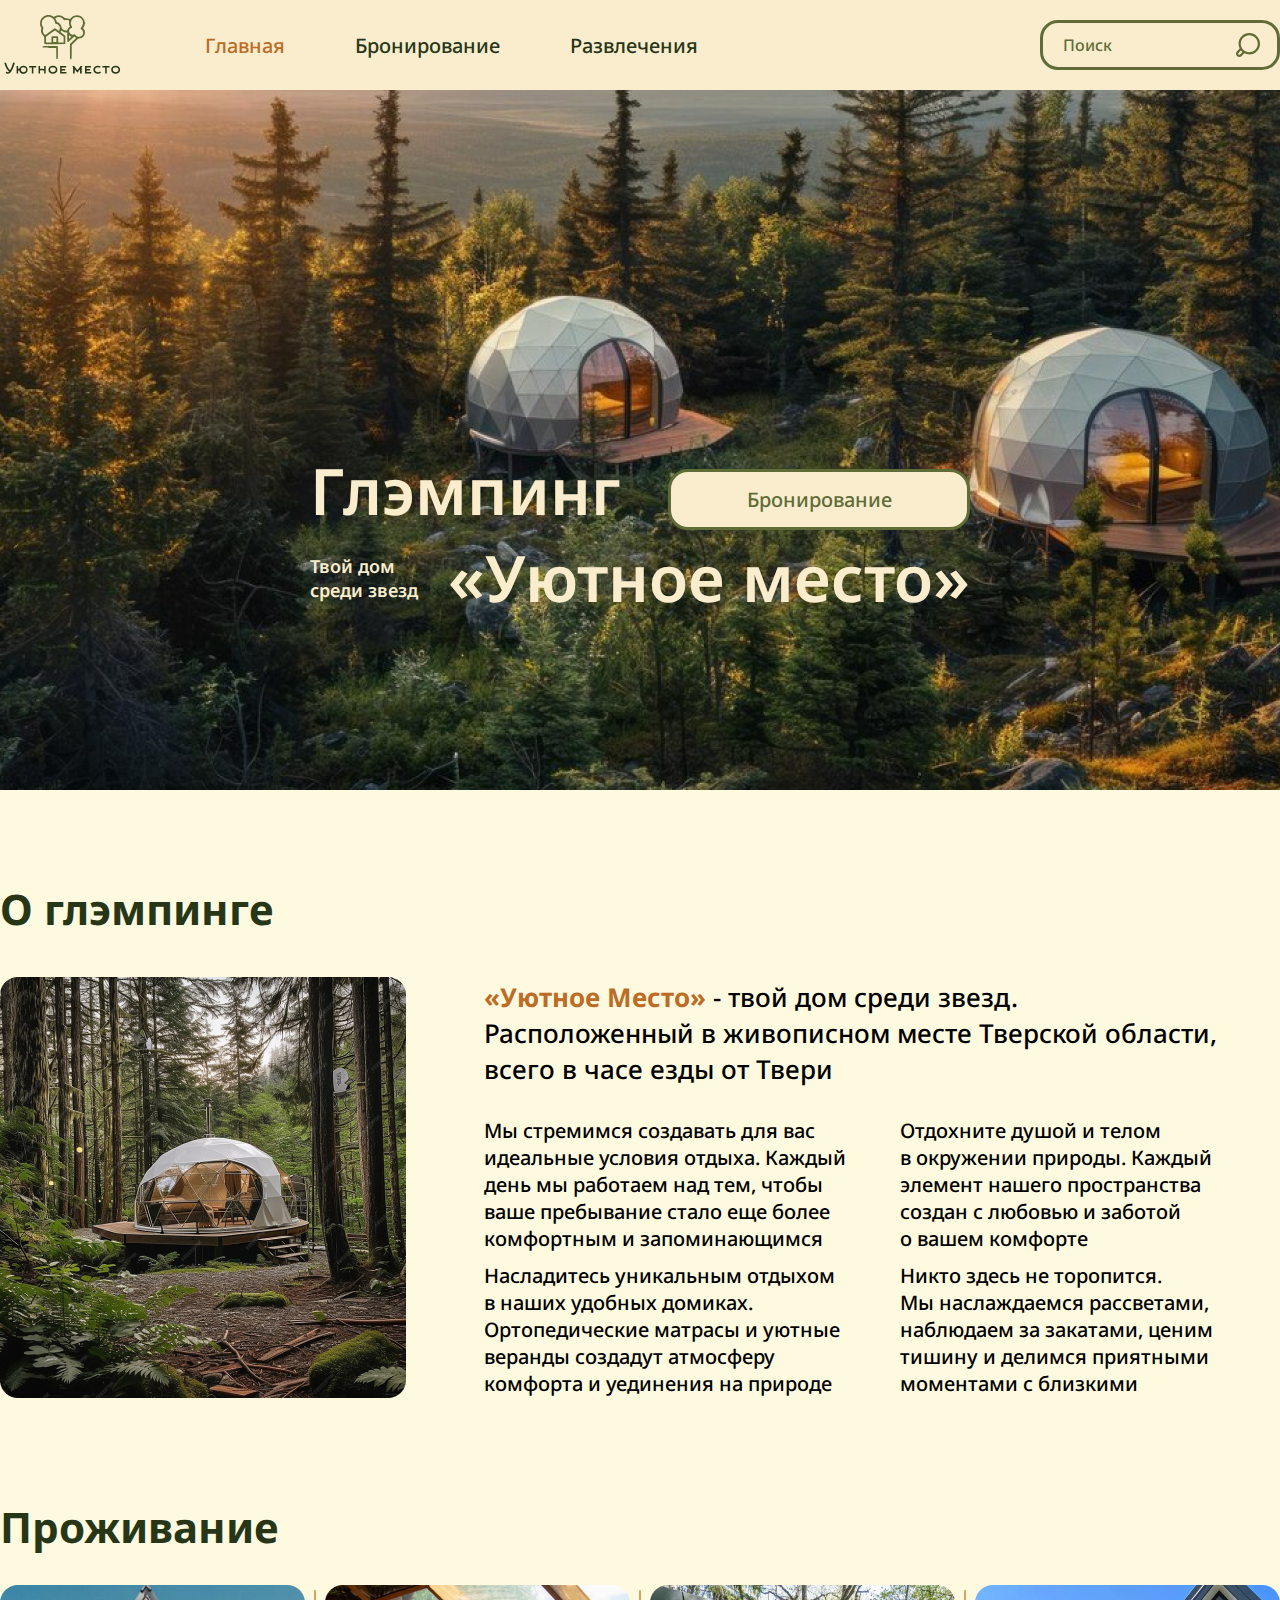
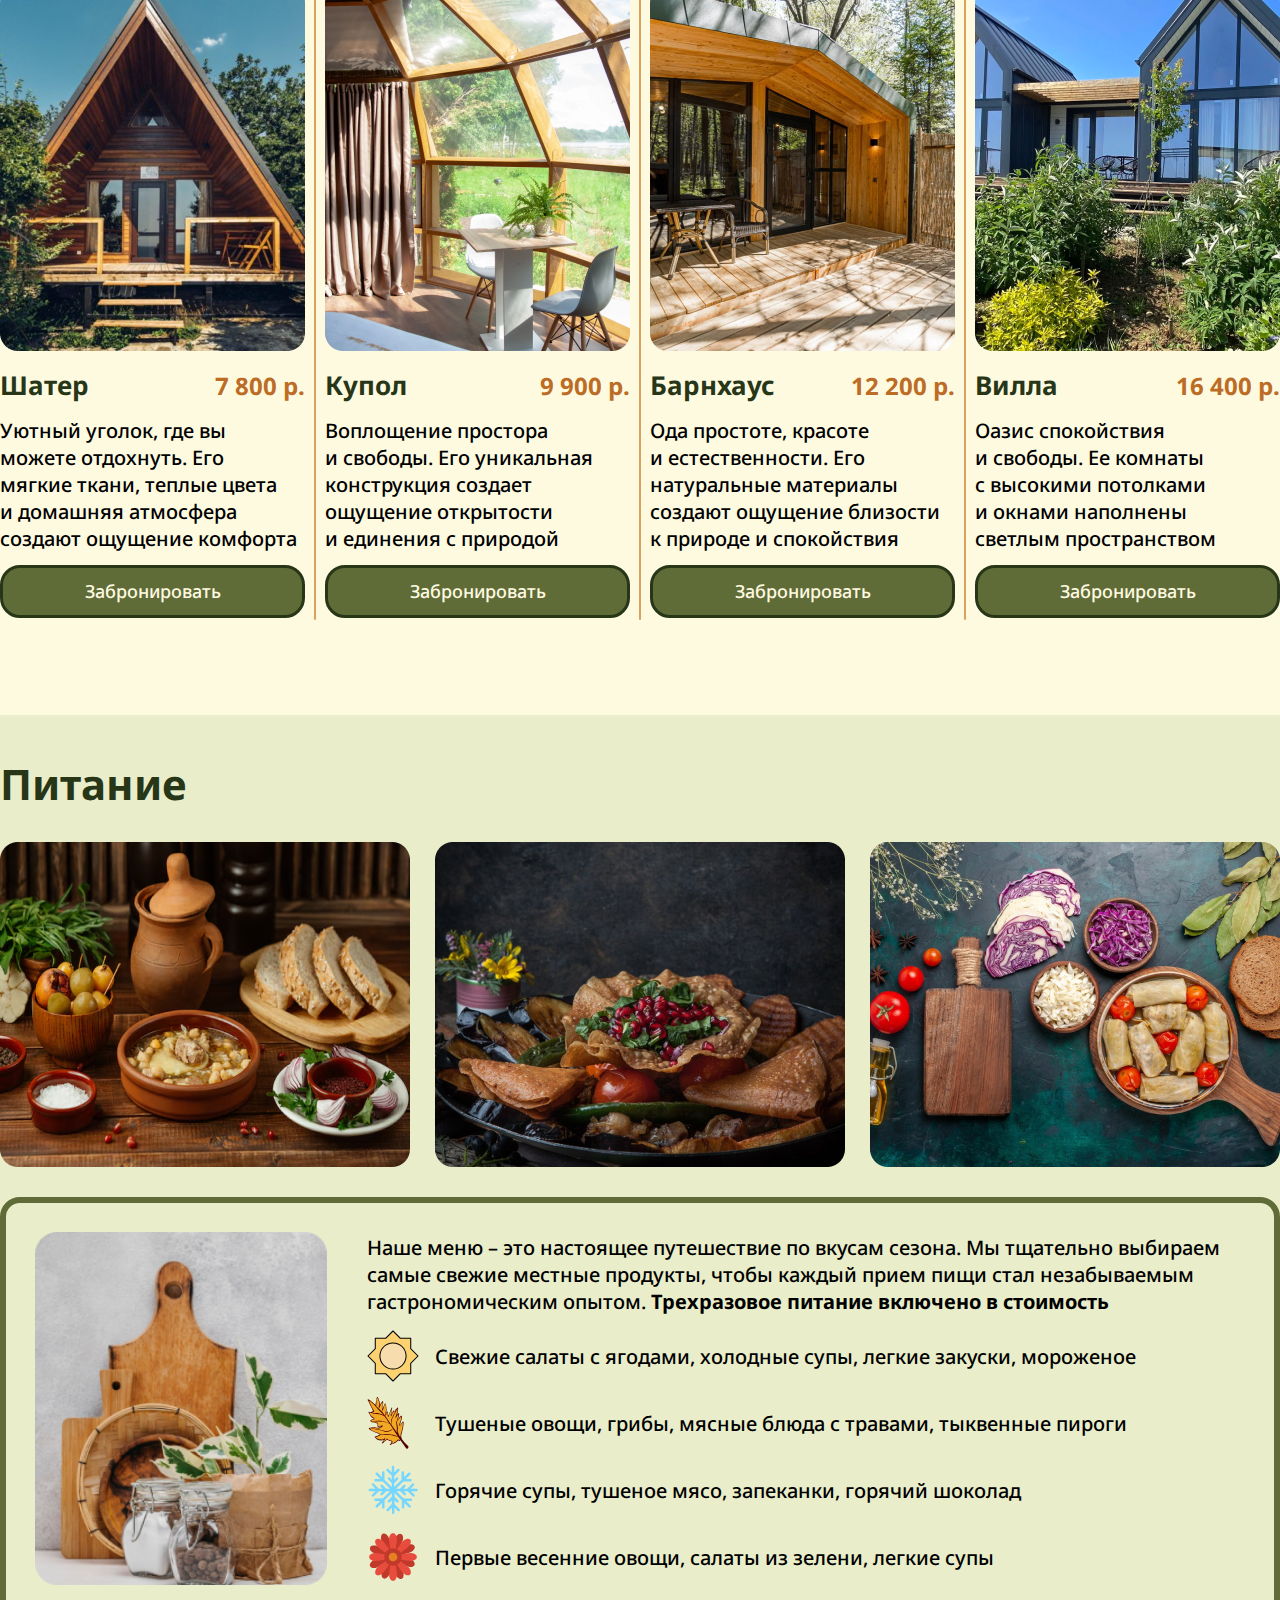
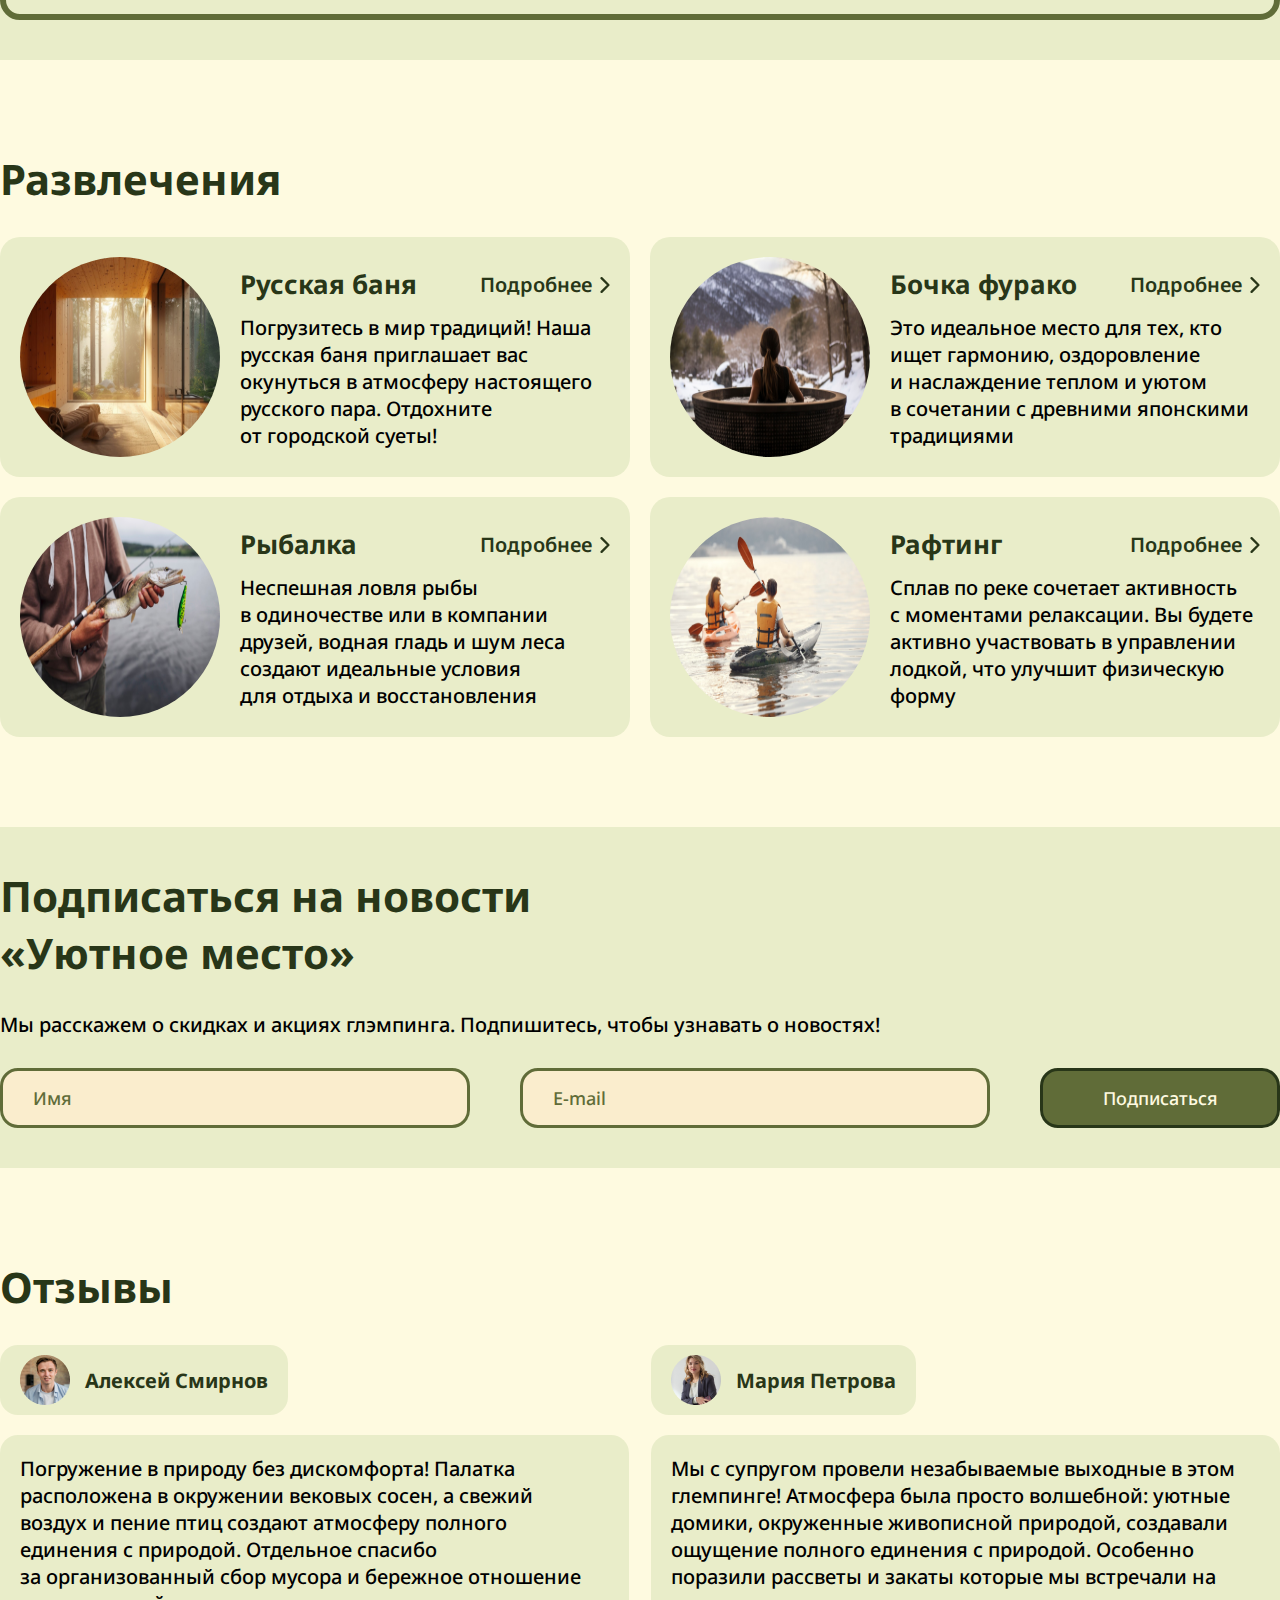
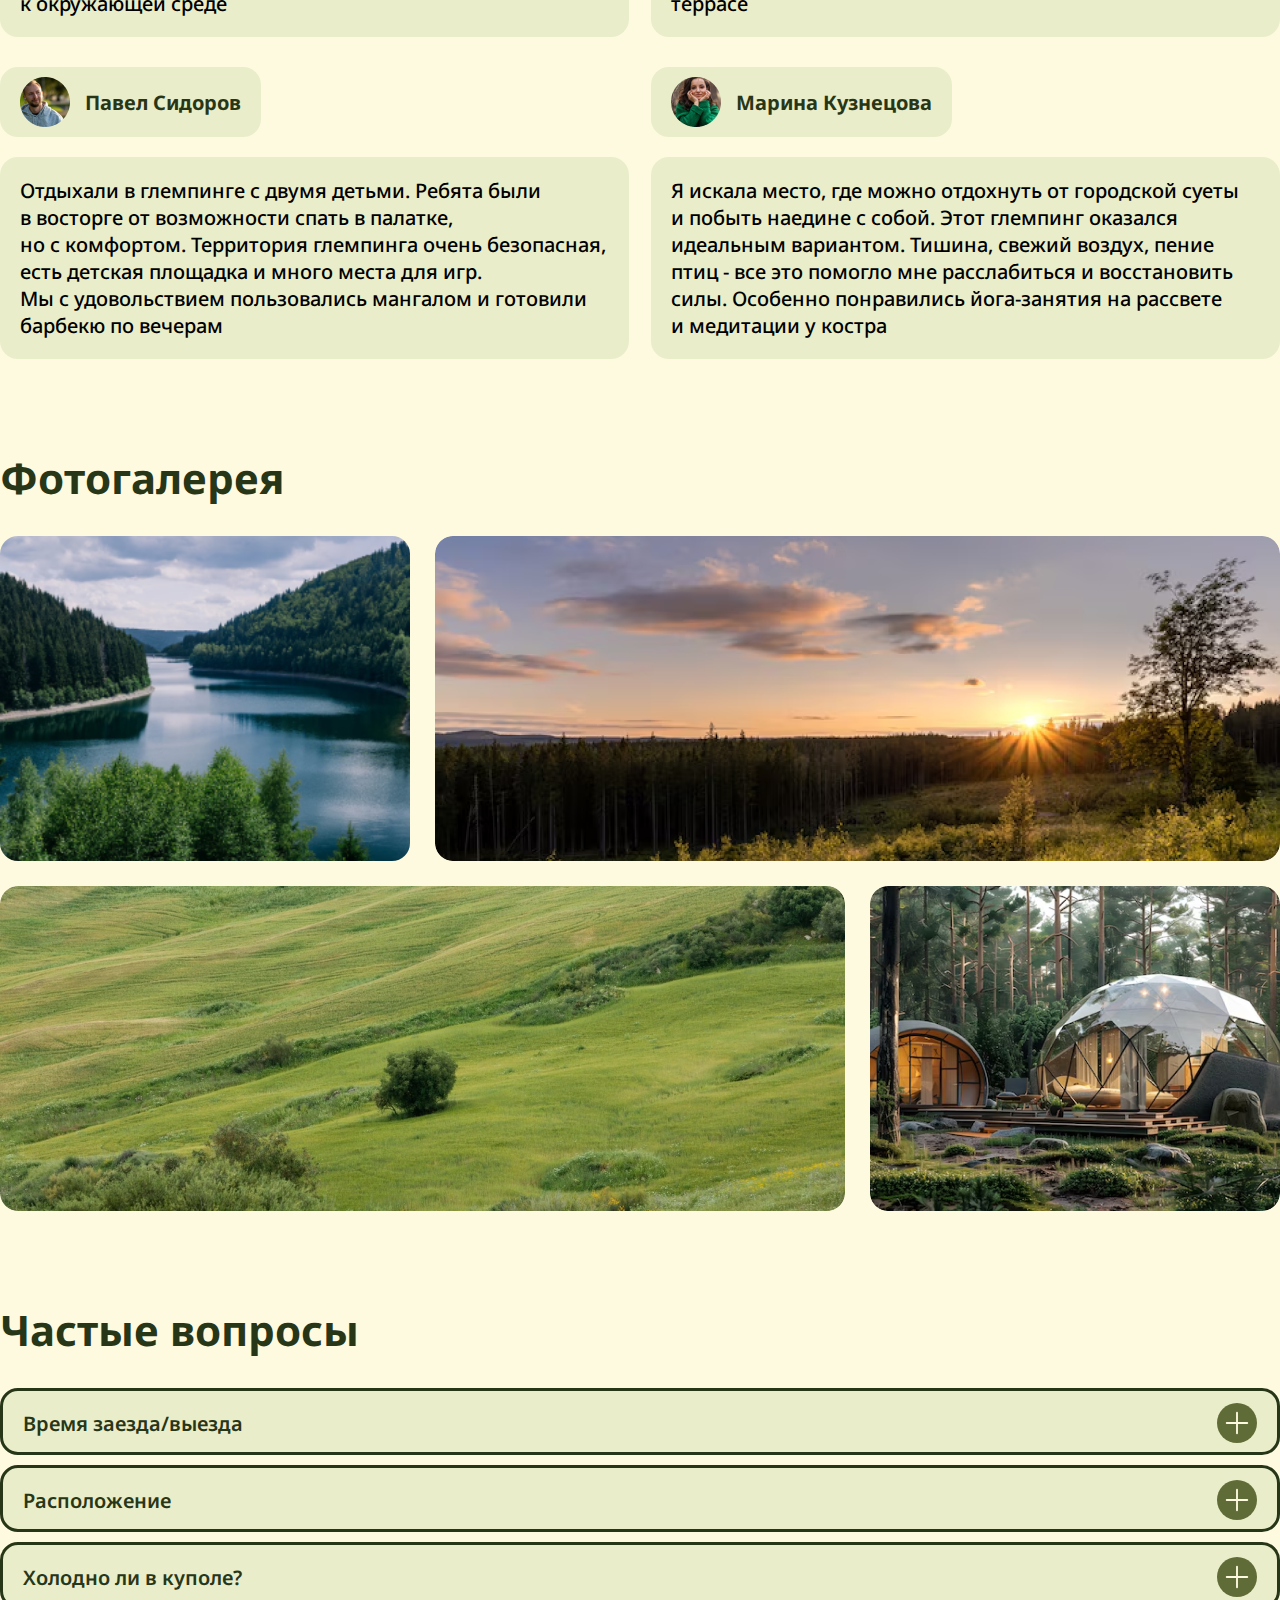
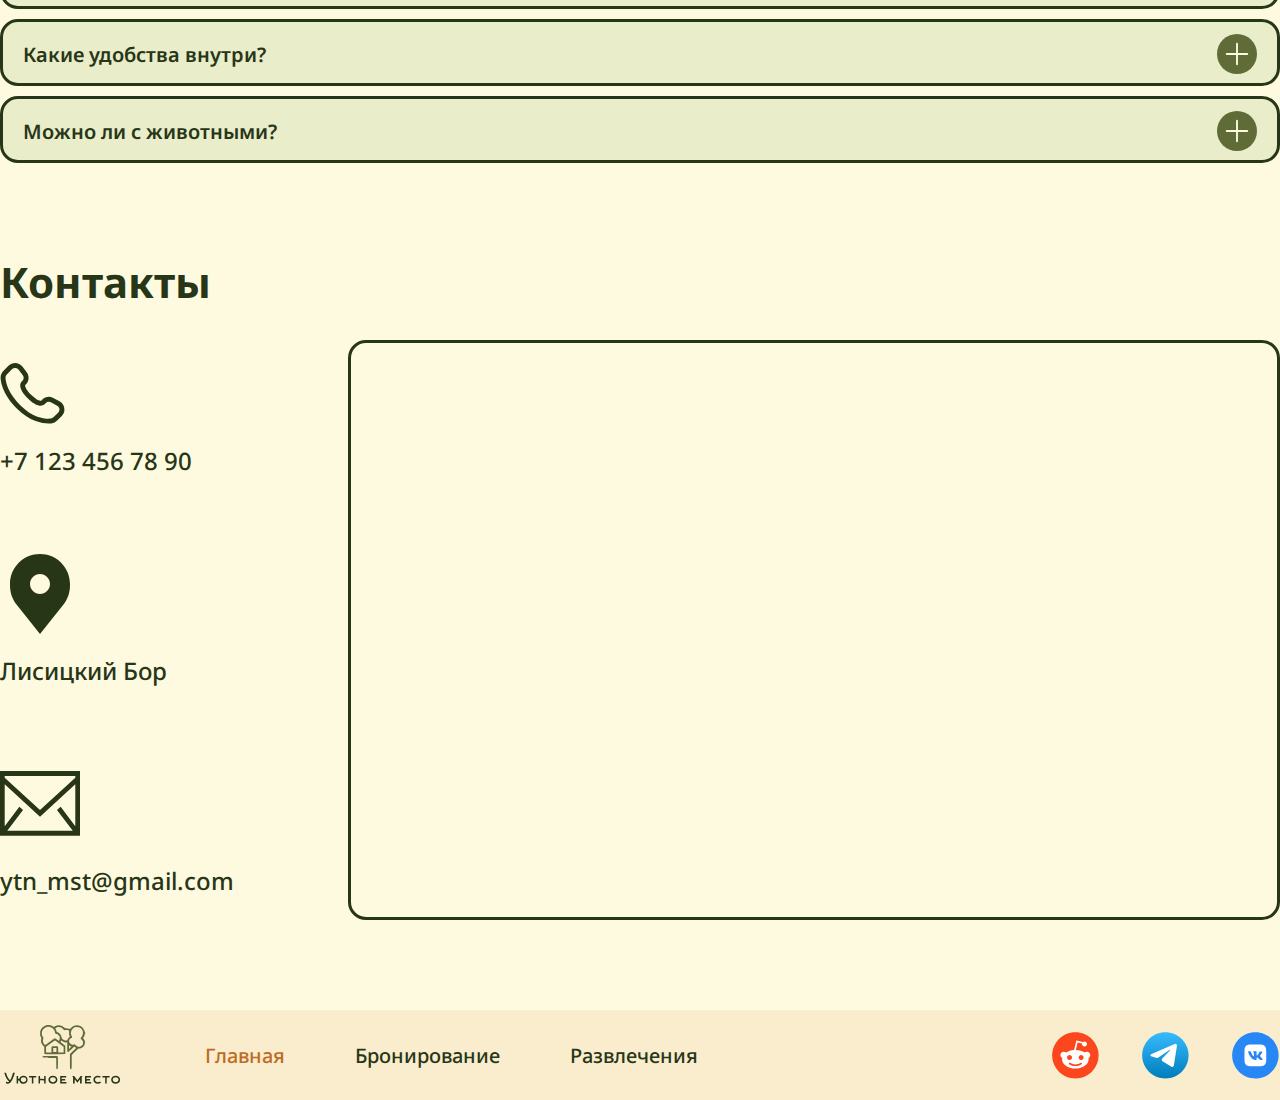
<file: index.html>
<!DOCTYPE html>
<html lang="en">

<head>
    <meta charset="UTF-8">
    <meta name="viewport" content="width=device-width, initial-scale=1.0">
    <title>Уютное место: Главная</title>
    <link rel="stylesheet" href="./css/clear.css">
</head>

<body>
    <header class="header">
        <div class="container">
            <div class="header__content">
                <div class="header__bar">
                    <img class="header__logo" src="./images/logo.svg" alt="">
                    <ul class="menu">
                        <li class="menu__item">
                            <a class="menu__link-active navbar-link" href="./index.html">Главная</a>
                        </li>
                        <li class="menu__item">
                            <a class="menu__link navbar-link" href="./booking.html">Бронирование</a>
                        </li>
                        <li class="menu__item">
                            <a class="menu__link navbar-link" href="./entertainment.html">Развлечения</a>
                        </li>
                    </ul>
                    <div class="header__search">
                        <input class="header__input input" type="text" placeholder="Поиск">
                        <button class="header__loupe"><svg width="24" height="24" viewBox="0 0 24 24" fill="none"
                                xmlns="http://www.w3.org/2000/svg">
                                <g clip-path="url(#clip0_108_1270)">
                                    <path
                                        d="M13.2697 0C7.35326 0 2.53986 4.8134 2.53986 10.7299C2.53986 12.4769 2.95981 14.1276 3.70363 15.5867L0.973303 18.317C-0.325085 19.6153 -0.325085 21.7279 0.973303 23.0262C1.62243 23.6754 2.47517 24 3.32788 24C4.18062 24 5.03342 23.6754 5.6825 23.0262L8.41277 20.2959C9.87204 21.0398 11.5227 21.4597 13.2697 21.4597C19.1861 21.4597 23.9995 16.6463 23.9995 10.7299C23.9995 4.81344 19.1861 0 13.2697 0ZM4.11284 21.4565C3.67995 21.8894 2.97585 21.8892 2.54305 21.4565C2.11021 21.0237 2.11021 20.3195 2.54305 19.8867L4.94211 17.4878C5.41006 18.0633 5.93628 18.5895 6.51185 19.0575L4.11284 21.4565ZM13.2697 19.2397C8.57735 19.2397 4.75981 15.4222 4.75981 10.7299C4.75981 6.03754 8.57735 2.22 13.2697 2.22C17.962 2.22 21.7795 6.03749 21.7795 10.7299C21.7795 15.4222 17.962 19.2397 13.2697 19.2397Z"
                                        fill="currentColor" />
                                </g>
                                <defs>
                                    <clipPath id="clip0_108_1270">
                                        <rect width="24" height="24" fill="white" />
                                    </clipPath>
                                </defs>
                            </svg></button>
                    </div>
                </div>
                <div class="header__bar">
                    <ul class="menu">
                        <li class="menu__item">
                            <a class="menu__link-active navbar-link" href="./index.html">Главная</a>
                        </li>
                        <li class="menu__item">
                            <a class="menu__link navbar-link" href="./booking.html">Бронирование</a>
                        </li>
                        <li class="menu__item">
                            <a class="menu__link navbar-link" href="./entertainment.html">Развлечения</a>
                        </li>
                    </ul>
                </div>
            </div>
        </div>
    </header>
    <main>
        <section class="main">
            <div class="container">
                <div class="main__content">
                    <div class="main__substrate">
                        <div class="main__row">
                            <p class="main__title">Глэмпинг</p>
                            <h1 class="main__title">«Уютное место»</h1>
                            <button class="main__button white-button">Бронирование</button>
                        </div>
                        <div class="main__row">
                            <p class="main__subtitle">Твой дом <br> среди звезд</p>
                            <button class="main__button white-button">Бронирование</button>
                            <p class="main__title">«Уютное место»</p>
                        </div>
                    </div>
                </div>
            </div>
        </section>
        <section class="about">
            <div class="container">
                <div class="about__content">
                    <h2 class="about__title secondary-title">О глэмпинге</h2>
                    <div class="about__image-info">
                        <div class="about__info">
                            <p class="about__topic"><span class="about__highlight">«Уютное Место»</span> - твой дом
                                среди
                                звезд. <br class="break-desktop"> Расположенный <br class="break-mobile">
                                в живописном месте Тверской области, всего в часе езды от Твери
                            </p>
                            <div class="about__collage">
                                <p class="about__text simple-text">Мы стремимся создавать для вас идеальные условия
                                    отдыха. Каждый
                                    день
                                    мы работаем над тем, чтобы ваше пребывание стало еще более комфортным и
                                    запоминающимся
                                </p>
                                <p class="about__text simple-text">Отдохните душой и телом <br>
                                    в окружении природы. Каждый элемент нашего пространства <br>
                                    создан с любовью и заботой <br>
                                    о вашем комфорте</p>
                                <p class="about__text simple-text">Насладитесь уникальным отдыхом <br>
                                    в наших удобных домиках. Ортопедические матрасы и уютные веранды создадут атмосферу
                                    комфорта и уединения на природе</p>

                                <p class="about__text simple-text">Никто здесь не торопится. <br>
                                    Мы наслаждаемся рассветами, наблюдаем за закатами, ценим тишину и делимся приятными
                                    моментами с близкими </p>
                            </div>
                        </div>
                        <img class="about__image" src="./images/about_photo.png" alt="">
                    </div>

                    <div class="about__text-slider">
                        <p class="about__text simple-text">Мы стремимся создавать для вас идеальные условия отдыха.
                            Каждый день мы
                            работаем над тем, чтобы ваше пребывание стало еще более комфортным и запоминающимся</p>
                    </div>
                </div>
            </div>
        </section>
        <section class="habitation">
            <div class="container">
                <div class="habitation__content">
                    <h2 class="habitation__title secondary-title">Проживание</h2>
                    <div class="slider">
                        <div class="slider__slides">
                            <div class="slider__slide">
                                <div class="card">
                                    <img class="card__image" src="./images/habitation_card_1.png" alt="">
                                    <div class="card__main-info">
                                        <p class="card__title">Шатер</p>
                                        <p class="card__price">7 800 р.</p>
                                    </div>
                                    <p class="card__description simple-text">Уютный уголок, где вы можете отдохнуть. Его
                                        <br class="break-desktop"> мягкие ткани, теплые цвета <br>
                                        и домашняя атмосфера создают ощущение комфорта
                                    </p>
                                    <button class="card__button green-button">Забронировать</button>
                                </div>
                            </div>
                            <img class="slider__line" src="./images/habitation_line.svg" alt="">
                            <div class="slider__slide">
                                <div class="card">
                                    <img class="card__image" src="./images/habitation_card_2.png" alt="">
                                    <div class="card__main-info">
                                        <p class="card__title">Купол</p>
                                        <p class="card__price">9 900 р.</p>
                                    </div>
                                    <p class="card__description simple-text">Воплощение простора <br
                                            class="break-desktop"> и
                                        свободы. Его уникальная конструкция создает ощущение открытости <br
                                            class="break-desktop"> и единения <br class="break-mobile">
                                        с природой</p>
                                    <button class="card__button green-button">Забронировать</button>
                                </div>
                            </div>
                            <img class="slider__line" src="./images/habitation_line.svg" alt="">
                            <div class="slider__slide">
                                <div class="card">
                                    <img class="card__image" src="./images/habitation_card_3.png" alt="">
                                    <div class="card__main-info">
                                        <p class="card__title">Барнхаус</p>
                                        <p class="card__price">12 200 р.</p>
                                    </div>
                                    <p class="card__description simple-text">Ода простоте, красоте <br
                                            class="break-desktop">
                                        и естественности.
                                        Его натуральные материалы создают ощущение близости к природе <br
                                            class="break-mobile">
                                        и спокойствия</p>
                                    <button class="card__button green-button">Забронировать</button>
                                </div>
                            </div>
                            <img class="slider__line" src="./images/habitation_line.svg" alt="">
                            <div class="slider__slide">
                                <div class="card">
                                    <img class="card__image" src="./images/habitation_card_4.png" alt="">
                                    <div class="card__main-info">
                                        <p class="card__title">Вилла</p>
                                        <p class="card__price">16 400 р.</p>
                                    </div>
                                    <p class="card__description simple-text">Оазис спокойствия <br
                                            class="break-desktop"> и
                                        свободы. <br class="break-mobile">
                                        Ее комнаты <br class="break-desktop"> с высокими потолками <br>
                                        и окнами наполнены <br class="break-desktop"> светлым пространством </p>
                                    <button class="card__button green-button">Забронировать</button>
                                </div>
                            </div>
                        </div>
                    </div>
                    <div class="habitation__indicators">
                        <div class="habitation__indicator"></div>
                        <div class="habitation__indicator"></div>
                        <div class="habitation__indicator"></div>
                        <div class="habitation__indicator"></div>
                    </div>
                </div>
            </div>
        </section>
        <section class="food">
            <div class="container">
                <div class="food__content">
                    <h2 class="food__title secondary-title">Питание</h2>
                    <div class="food__collage">
                        <img class="food__image" src="./images/food_collage_1.png" alt="">
                        <img class="food__image" src="./images/food_collage_2.png" alt="">
                        <img class="food__image" src="./images/food_collage_3.png" alt="">
                    </div>
                    <div class="food__menu">
                        <div class="food__menu-content">
                            <img class="food__menu-image" src="./images/food_menu.png" alt="">
                            <div class="food__menu-main-info">
                                <p class="food__description simple-text">Наше меню – это настоящее путешествие по вкусам
                                    сезона. Мы
                                    тщательно выбираем самые свежие местные продукты, чтобы каждый прием пищи стал
                                    незабываемым гастрономическим опытом. <span
                                        class="food__description-bold">Трехразовое питание включено
                                        в стоимость</span> </p>
                                <div class="food__seasons">
                                    <div class="food__season">
                                        <img class="food__season-image" src="./images/food_season_1.svg" alt="">
                                        <p class="food__season-text simple-text">Свежие салаты с ягодами, холодные супы,
                                            легкие
                                            закуски, мороженое</p>
                                    </div>
                                    <div class="food__season">
                                        <img class="food__season-image" src="./images/food_season_2.svg" alt="">
                                        <p class="food__season-text simple-text">Тушеные овощи, грибы, мясные блюда с
                                            травами,
                                            тыквенные пироги</p>
                                    </div>
                                    <div class="food__season">
                                        <img class="food__season-image" src="./images/food_season_3.svg" alt="">
                                        <p class="food__season-text simple-text">Горячие супы, тушеное мясо, запеканки,
                                            горячий
                                            шоколад</p>
                                    </div>
                                    <div class="food__season">
                                        <img class="food__season-image" src="./images/food_season_4.svg" alt="">
                                        <p class="food__season-text simple-text">Первые весенние овощи, салаты из
                                            зелени, легкие
                                            супы</p>
                                    </div>
                                </div>
                            </div>
                        </div>
                    </div>
                </div>
            </div>
        </section>
        <section class="entertainment">
            <div class="container">
                <div class="entertainment__content">
                    <h2 class="entertainment__title secondary-title">Развлечения</h2>
                    <div class="slider">
                        <div class="slider__slides">
                            <div class="slider__slide">
                                <div class="card">
                                    <div class="card__content">
                                        <img class="card__image" src="./images/entertainment_card_1.png" alt="">
                                        <div class="card__text">
                                            <div class="card__main-info">
                                                <p class="card__title">Русская баня</p>
                                                <a class="card__link" href="./entertainment.html">Подробнее<svg
                                                        class="card__arrow" width="8" height="14" viewBox="0 0 8 14"
                                                        fill="none" xmlns="http://www.w3.org/2000/svg">
                                                        <path d="M1 13L7 7L1 1" stroke="currentColor" stroke-width="2"
                                                            stroke-linecap="round" stroke-linejoin="round" />
                                                    </svg>
                                                </a>
                                            </div>
                                            <p class="card__description simple-text">Погрузитесь в мир традиций! Наша
                                                русская баня
                                                приглашает вас окунуться в атмосферу настоящего русского пара. Отдохните
                                                <br>
                                                от городской суеты!
                                            </p>
                                        </div>
                                    </div>
                                </div>
                            </div>
                            <div class="slider__slide">
                                <div class="card">
                                    <div class="card__content">
                                        <img class="card__image" src="./images/entertainment_card_2.png" alt="">
                                        <div class="card__text">
                                            <div class="card__main-info">
                                                <p class="card__title">Бочка фурако</p>
                                                <a class="card__link" href="./entertainment.html">Подробнее<svg
                                                        class="card__arrow" width="8" height="14" viewBox="0 0 8 14"
                                                        fill="none" xmlns="http://www.w3.org/2000/svg">
                                                        <path d="M1 13L7 7L1 1" stroke="currentColor" stroke-width="2"
                                                            stroke-linecap="round" stroke-linejoin="round" />
                                                    </svg>
                                                </a>
                                            </div>
                                            <p class="card__description simple-text">Это идеальное место для тех, кто
                                                ищет гармонию,
                                                оздоровление <br>
                                                и наслаждение теплом и уютом <br>
                                                в сочетании с древними японскими традициями</p>
                                        </div>
                                    </div>
                                </div>
                            </div>
                            <div class="slider__slide">
                                <div class="card">
                                    <div class="card__content">
                                        <img class="card__image" src="./images/entertainment_card_3.png" alt="">
                                        <div class="card__text">
                                            <div class="card__main-info">
                                                <p class="card__title">Рыбалка</p>
                                                <a class="card__link" href="./entertainment.html">Подробнее<svg
                                                        class="card__arrow" width="8" height="14" viewBox="0 0 8 14"
                                                        fill="none" xmlns="http://www.w3.org/2000/svg">
                                                        <path d="M1 13L7 7L1 1" stroke="currentColor" stroke-width="2"
                                                            stroke-linecap="round" stroke-linejoin="round" />
                                                    </svg>
                                                </a>
                                            </div>
                                            <p class="card__description simple-text">Неспешная ловля рыбы <br>
                                                в одиночестве или в компании друзей, водная гладь и шум леса создают
                                                идеальные условия <br>
                                                для отдыха и восстановления</p>
                                        </div>
                                    </div>
                                </div>
                            </div>
                            <div class="slider__slide">
                                <div class="card">
                                    <div class="card__content">
                                        <img class="card__image" src="./images/entertainment_card_4.png" alt="">
                                        <div class="card__text">
                                            <div class="card__main-info">
                                                <p class="card__title">Рафтинг</p>
                                                <a class="card__link" href="./entertainment.html">Подробнее<svg
                                                        class="card__arrow" width="8" height="14" viewBox="0 0 8 14"
                                                        fill="none" xmlns="http://www.w3.org/2000/svg">
                                                        <path d="M1 13L7 7L1 1" stroke="currentColor" stroke-width="2"
                                                            stroke-linecap="round" stroke-linejoin="round" />
                                                    </svg>
                                                </a>
                                            </div>
                                            <p class="card__description simple-text">Сплав по реке сочетает активность
                                                <br> с
                                                моментами релаксации. Вы будете активно участвовать в управлении лодкой,
                                                что улучшит физическую форму
                                            </p>
                                        </div>
                                    </div>
                                </div>
                            </div>
                        </div>
                    </div>
                    <div class="entertainment__indicators">
                        <button class="entertainment__indicator"></button>
                        <button class="entertainment__indicator"></button>
                        <button class="entertainment__indicator"></button>
                        <button class="entertainment__indicator"></button>
                    </div>
                </div>
            </div>
        </section>
        <section class="news">
            <div class="container">
                <div class="news__content">
                    <h2 class="news__title secondary-title">Подписаться <br class="break-mobile">
                        на новости <br>
                        «Уютное место» </h2>
                    <p class="news__description simple-text">Мы расскажем о скидках и акциях глэмпинга. Подпишитесь,
                        чтобы узнавать о новостях!</p>
                    <form class="news__form">
                        <input class="news__input input" type="text" placeholder="Имя">
                        <input class="news__input input" type="email" placeholder="E-mail">
                        <button class="news__button green-button" type='button'>Подписаться</button>
                    </form>
                </div>
            </div>
        </section>
        <section class="reviews">
            <div class="container">
                <div class="reviews__content">
                    <h2 class="reviews__title secondary-title">Отзывы</h2>
                    <div class="slider">
                        <div class="slider__slides">
                            <div class="slider__slide">
                                <div class="card">
                                    <div class="card__content">
                                        <div class="card__reviewer">
                                            <div class="card__reviewer-content">
                                                <img class="card__image" src="./images/reviews_person_1.png" alt="">
                                                <p class="card__name">Алексей Смирнов</p>
                                            </div>
                                        </div>
                                        <div class="card__text">
                                            <p class="card__description simple-text">Погружение в природу <br
                                                    class="break-mobile"> без
                                                дискомфорта! Палатка расположена в окружении вековых сосен,
                                                а свежий <br class="break-desktop"> воздух и пение птиц создают
                                                атмосферу полного единения с
                                                природой. Отдельное спасибо <br class="break-desktop"> за организованный
                                                сбор мусора и бережное
                                                отношение <br>
                                                к окружающей среде</p>
                                        </div>
                                    </div>
                                </div>
                            </div>
                            <div class="slider__slide">
                                <div class="card">
                                    <div class="card__content">
                                        <div class="card__reviewer">
                                            <div class="card__reviewer-content">
                                                <img class="card__image" src="./images/reviews_person_2.png" alt="">
                                                <p class="card__name">Мария Петрова</p>
                                            </div>
                                        </div>
                                        <div class="card__text">
                                            <p class="card__description simple-text">Мы с супругом провели незабываемые
                                                выходные в этом глемпинге! Атмосфера была просто волшебной: уютные
                                                домики, окруженные живописной природой, создавали ощущение полного
                                                единения с природой. Особенно поразили рассветы и закаты которые мы
                                                встречали на террасе</p>
                                        </div>
                                    </div>
                                </div>
                            </div>
                            <div class="slider__slide">
                                <div class="card">
                                    <div class="card__content">
                                        <div class="card__reviewer">
                                            <div class="card__reviewer-content">
                                                <img class="card__image" src="./images/reviews_person_3.png" alt="">
                                                <p class="card__name">Павел Сидоров</p>
                                            </div>
                                        </div>
                                        <div class="card__text">
                                            <p class="card__description simple-text">Отдыхали в глемпинге с двумя
                                                детьми. Ребята были <br class="break-desktop">
                                                в восторге <br class="break-mobile"> от возможности спать в палатке,
                                                <br> но
                                                с комфортом. Территория глемпинга очень безопасная, есть детская
                                                площадка и много места <br class="break-mobile"> для игр. <br
                                                    class="break-desktop"> Мы
                                                с удовольствием пользовались мангалом и готовили барбекю по вечерам
                                            </p>
                                        </div>
                                    </div>
                                </div>
                            </div>
                            <div class="slider__slide">
                                <div class="card">
                                    <div class="card__content">
                                        <div class="card__reviewer">
                                            <div class="card__reviewer-content">
                                                <img class="card__image" src="./images/reviews_person_4.png" alt="">
                                                <p class="card__name">Марина Кузнецова</p>
                                            </div>
                                        </div>
                                        <div class="card__text">
                                            <p class="card__description simple-text">Я искала место, где можно отдохнуть
                                                от городской суеты <br class="break-desktop"> и побыть наедине с собой.
                                                Этот глемпинг оказался
                                                идеальным вариантом. Тишина, свежий воздух, пение птиц - все это помогло
                                                мне расслабиться <br class="break-mobile"> и восстановить силы. Особенно
                                                понравились йога-занятия <br class="break-mobile">
                                                на рассвете <br class="break-desktop"> и медитации у костра</p>
                                        </div>
                                    </div>
                                </div>
                            </div>
                        </div>
                    </div>
                    <div class="reviews__indicators">
                        <div class="reviews__indicator"></div>
                        <div class="reviews__indicator"></div>
                        <div class="reviews__indicator"></div>
                        <div class="reviews__indicator"></div>
                    </div>
                </div>
            </div>
        </section>
        <section class="photos">
            <div class="container">
                <div class="photos__content">
                    <h2 class="photos__title secondary-title">Фотогалерея</h2>
                    <div class="photos__collage">
                        <img class="photos__image" src="./images/photos_collage_1.png" alt="">
                        <img class="photos__image" src="./images/photos_collage_2.png" alt="">
                        <img class="photos__image" src="./images/photos_collage_3.png" alt="">
                        <img class="photos__image" src="./images/photos_collage_4.png" alt="">
                    </div>
                </div>
            </div>
        </section>
        <section class="questions">
            <div class="container">
                <div class="questions__content">
                    <h2 class="questions__title secondary-title">Частые вопросы</h2>
                    <div class="questions__container">
                        <div class="questions__question">
                            <div class="questions__question-bar">
                                <p class="questions__text simple-text">Время заезда/выезда</p>
                                <button class="questions__button"><img class="questions__plus" src="./images/plus.svg"
                                        alt=""></button>
                            </div>
                            <p class="questions__answer simple-text">Время: заезд c 16:00 до 23:00, выезд в 13:00</p>
                        </div>
                        <div class="questions__question">
                            <div class="questions__question-bar">
                                <p class="questions__text simple-text">Расположение</p>
                                <button class="questions__button"><img class="questions__plus" src="./images/plus.svg"
                                        alt=""></button>
                            </div>
                            <p class="questions__answer simple-text">В Яндекс.Навигаторе набираете Глэмпинг «Четыре
                                Сезона»</p>
                        </div>
                        <div class="questions__question">
                            <div class="questions__question-bar">
                                <p class="questions__text simple-text">Холодно ли в куполе?</p>
                                <button class="questions__button"><img class="questions__plus" src="./images/plus.svg"
                                        alt=""></button>
                            </div>
                            <p class="questions__answer simple-text">Все наши купола утеплены, так что можно
                                наслаждаться панорамным видом с зимними пейзажами. <br class="break-mobile"> В куполах
                                теплый пол <br class="break-mobile"> с возможностью
                                регулировки комфортной для Вас температуры, если возникнут трудности <br
                                    class="break-mobile"> с настройкой, вы в
                                любой момент можете обратиться <br class="break-mobile"> к администратору</p>
                        </div>
                        <div class="questions__question">
                            <div class="questions__question-bar">
                                <p class="questions__text simple-text">Какие удобства внутри?</p>
                                <button class="questions__button"><img class="questions__plus" src="./images/plus.svg"
                                        alt=""></button>
                            </div>
                            <p class="questions__answer simple-text">Есть все удобства для комфортного проживания: кухня
                                со всем необходимым, холодильник, климат контроль, полотенца, одноразовые тапочки, фен,
                                сан., узел с горячей водой, гель для душа, шампунь <br class="break-mobile"> и набор для
                                чистки зубов</p>
                        </div>
                        <div class="questions__question">
                            <div class="questions__question-bar">
                                <p class="questions__text simple-text">Можно ли с животными?</p>
                                <button class="questions__button"><img class="questions__plus" src="./images/plus.svg"
                                        alt=""></button>
                            </div>
                            <p class="questions__answer simple-text">Мы очень любим домашних питомцев. Главное помните -
                                мы <br class="break-mobile"> в ответе за тех, кого приручили. Важно чтобы ваш питомец
                                был социализирован, и не
                                создавал беспокойство для других гостей</p>
                        </div>
                    </div>
                </div>
            </div>
        </section>
        <section class="contact">
            <div class="container">
                <div class="contact__content">
                    <h2 class="contact__title secondary-title">Контакты</h2>
                    <div class="contact__info-map">
                        <div class="contact__info">
                            <div class="contact__block">
                                <img class="contact__image" src="./images/contact_image_1.svg" alt="">
                                <p class="contact__text">+7 123 456 78 90</p>
                            </div>
                            <div class="contact__block">
                                <img class="contact__image" src="./images/contact_image_2.svg" alt="">
                                <p class="contact__text">Лисицкий Бор</p>
                            </div>
                            <div class="contact__block">
                                <img class="contact__image" src="./images/contact_image_3.svg" alt="">
                                <p class="contact__text">ytn_mst@gmail.com</p>
                            </div>
                        </div>
                        <iframe class="contact__map"
                            src="https://yandex.ru/map-widget/v1/?um=constructor%3A3d28c14ce2aed1262c023462be2d6623f6ae8ed7da50284cd166b1a3b3357c52&amp;source=constructor"
                            width="932" height="580" frameborder="0"></iframe>
                    </div>
                </div>
            </div>
            </div>
        </section>
    </main>
    <footer class="footer">
        <div class="container">
            <div class="footer__content">
                <img class="footer__logo" src="./images/logo.svg" alt="">
                <ul class="menu">
                    <li class="menu__item">
                        <a class="menu__link-active navbar-link" href="./index.html">Главная</a>
                    </li>
                    <li class="menu__item">
                        <a class="menu__link navbar-link" href="./booking.html">Бронирование</a>
                    </li>
                    <li class="menu__item">
                        <a class="menu__link navbar-link" href="./entertainment.html">Развлечения</a>
                    </li>
                </ul>
                <div class="footer__social">
                    <a class="footer__social-link" href=""><img class="footer__social-image" src="./images/reddit.svg"
                            alt=""></a>
                    <a class="footer__social-link" href=""><img class="footer__social-image" src="./images/telegram.svg"
                            alt=""></a>
                    <a class="footer__social-link" href=""><img class="footer__social-image" src="./images/vk.svg"
                            alt=""></a>
                </div>
            </div>
        </div>
    </footer>
    <script src="./js/main.js"></script>
</body>

</html>
</file>
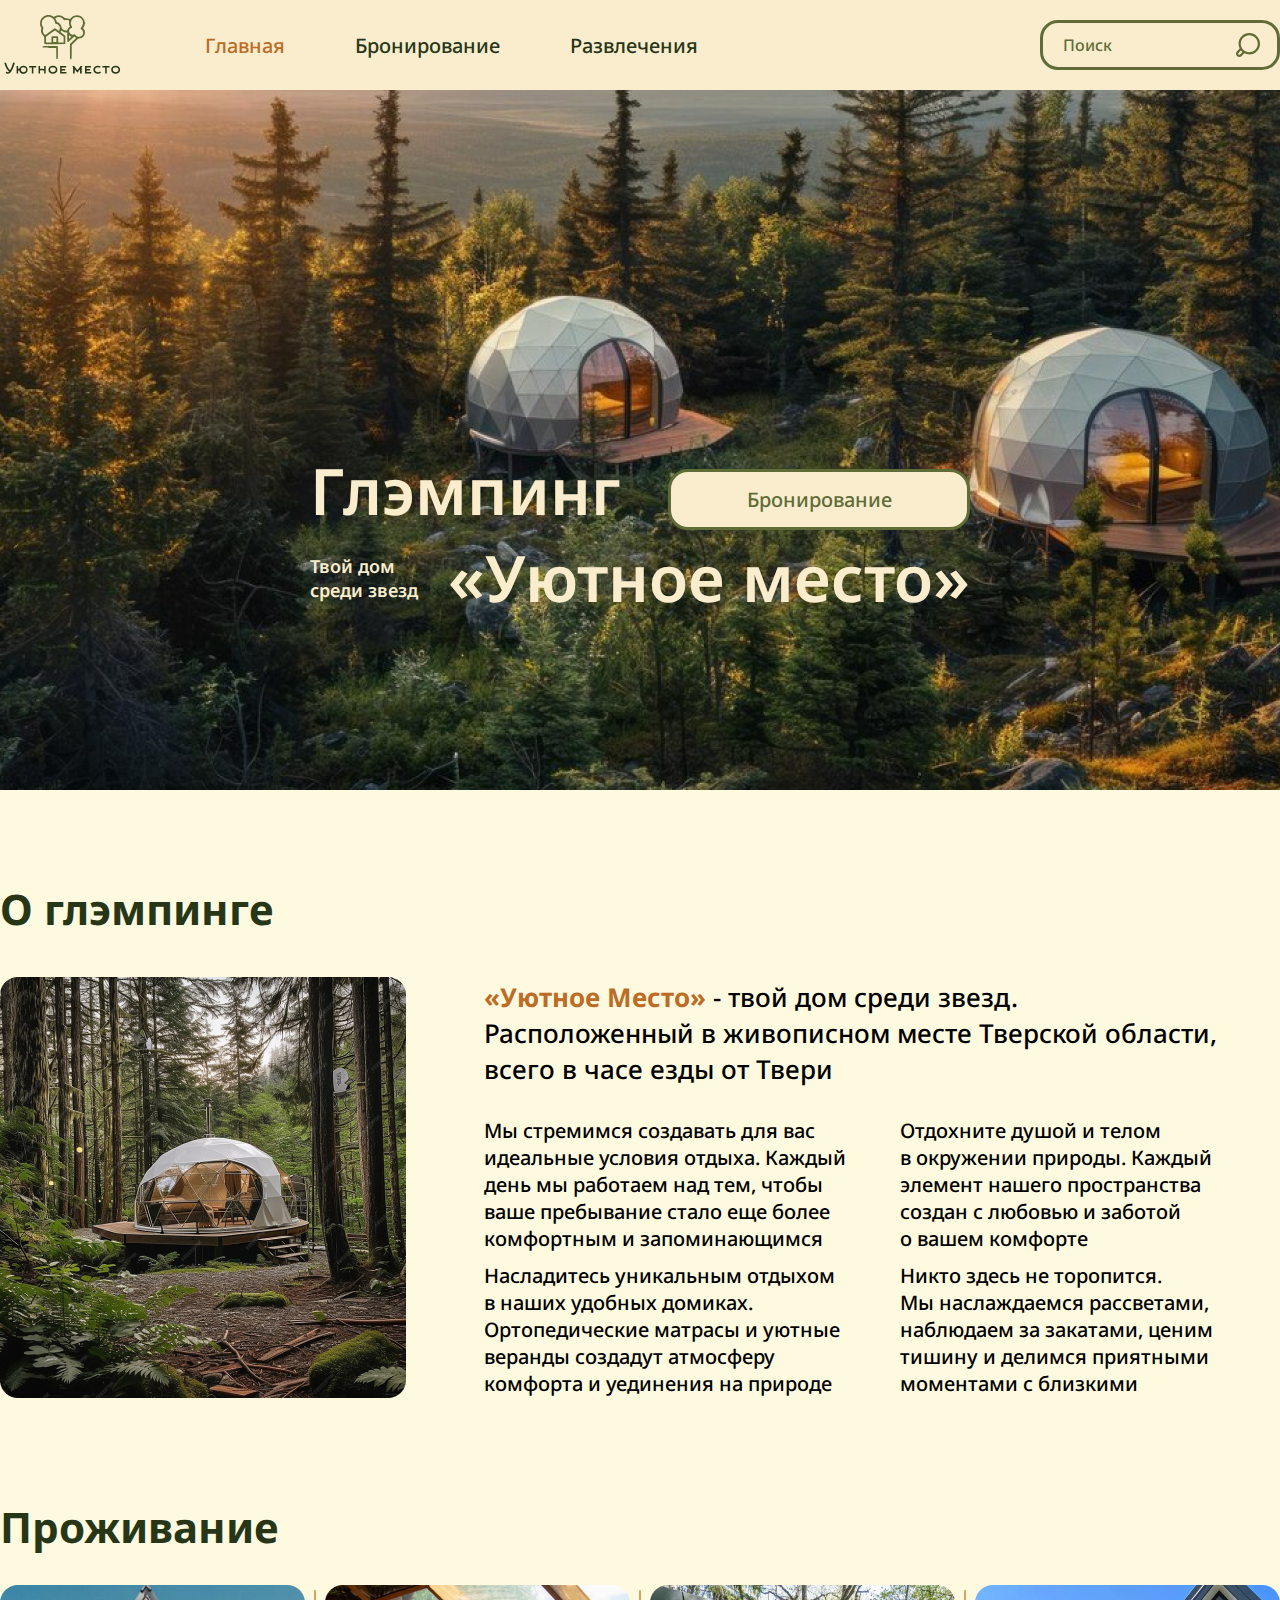
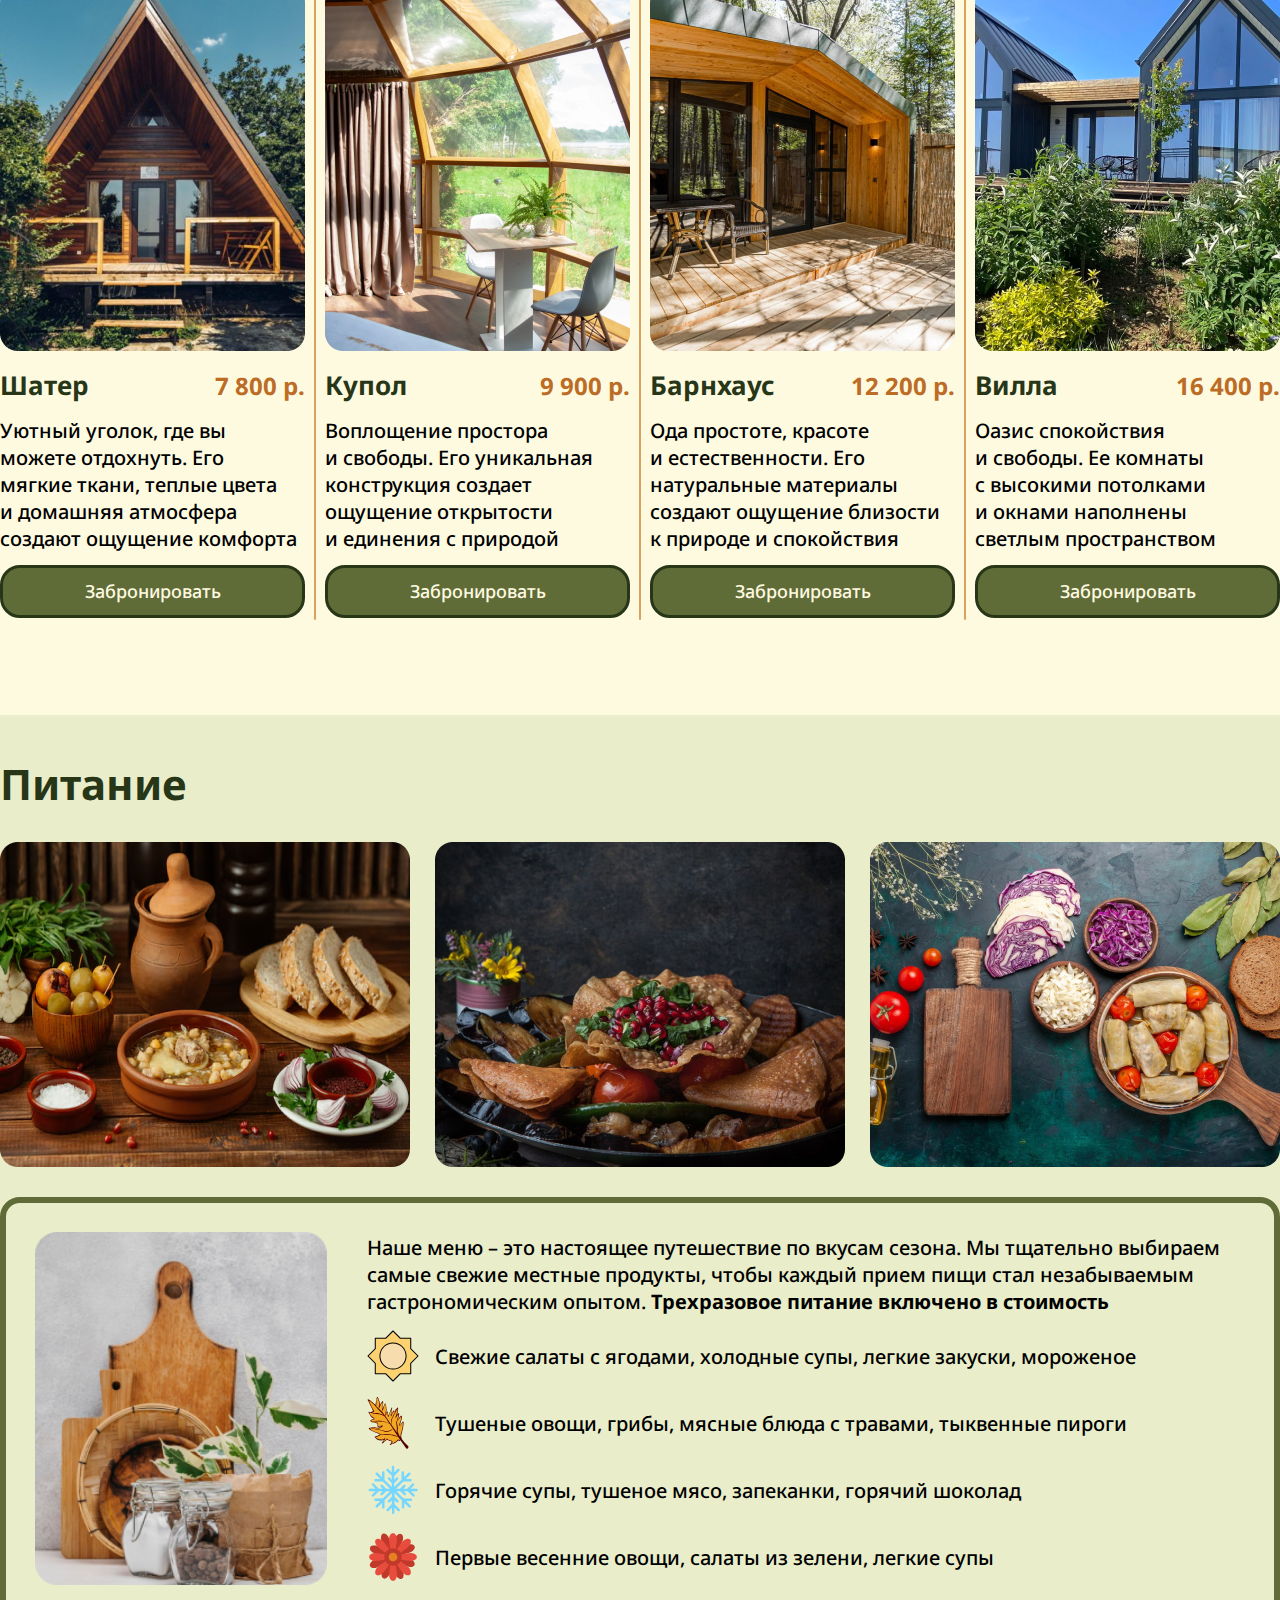
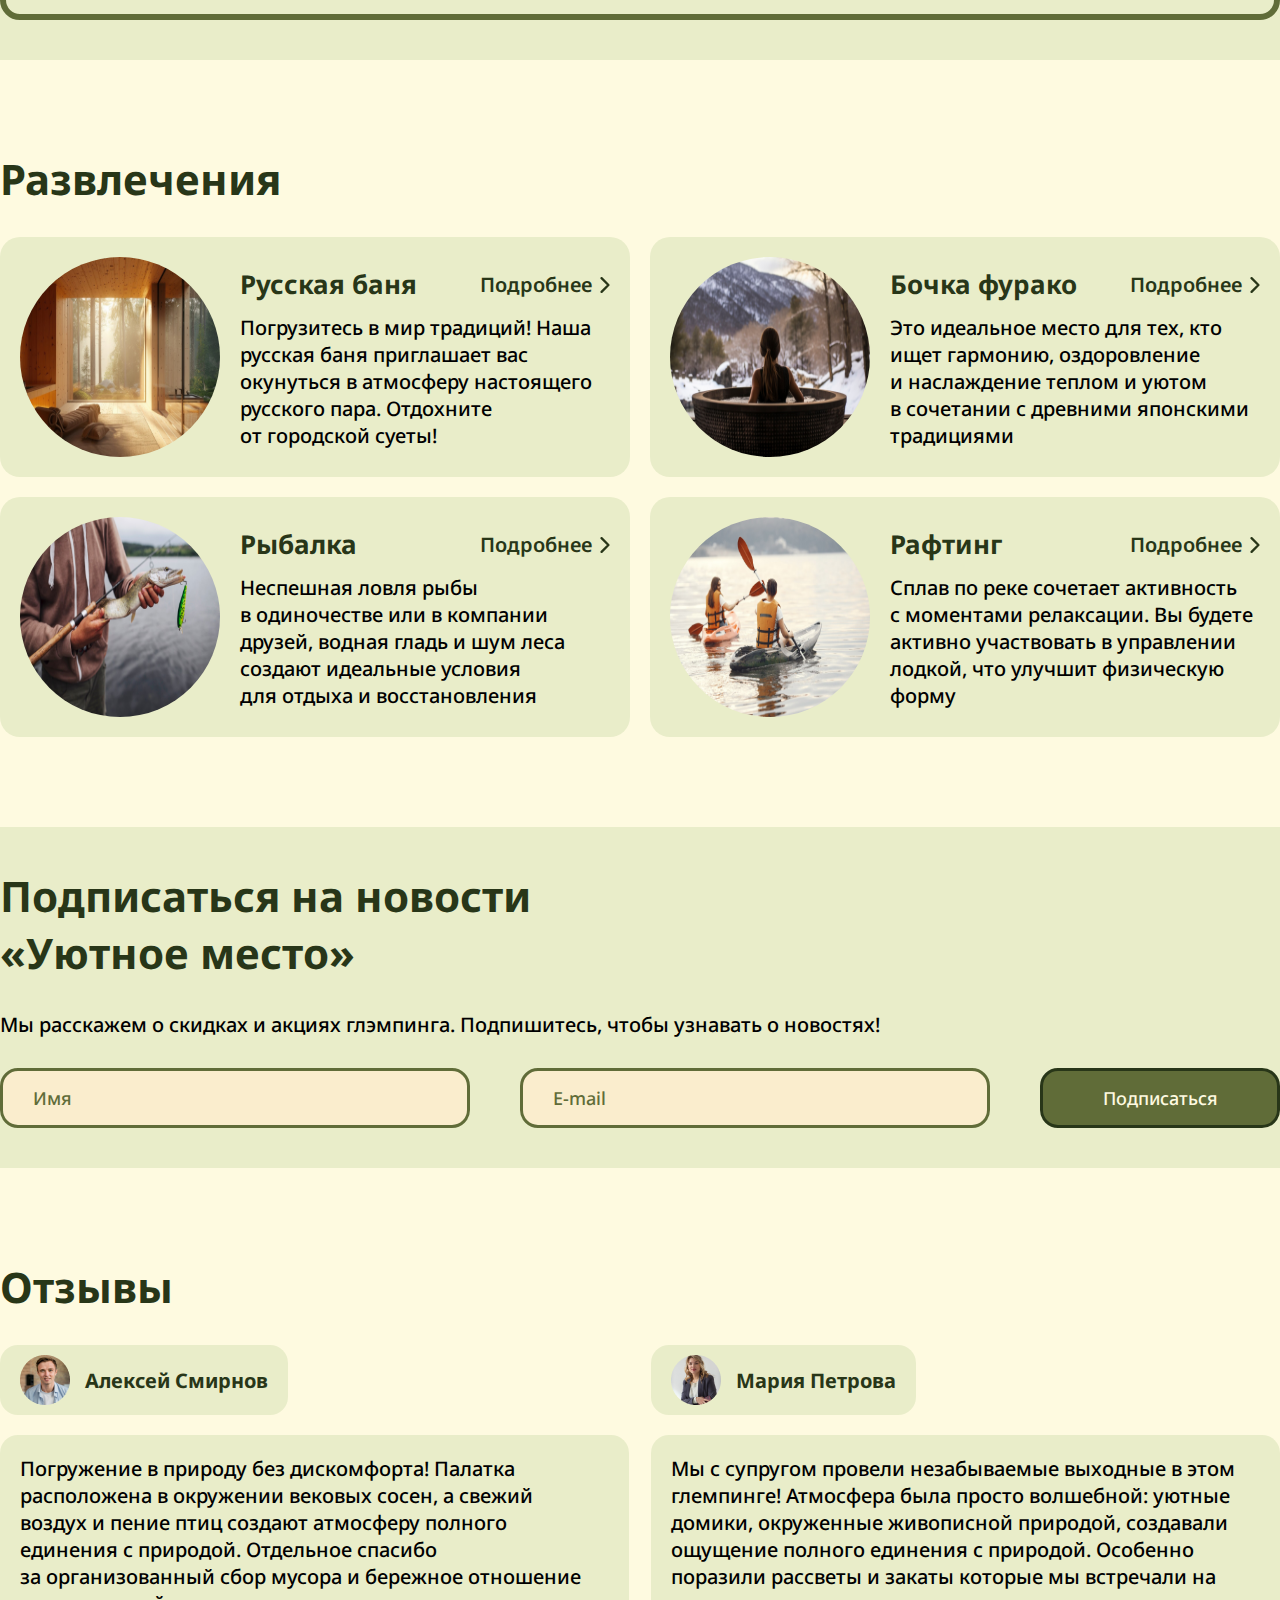
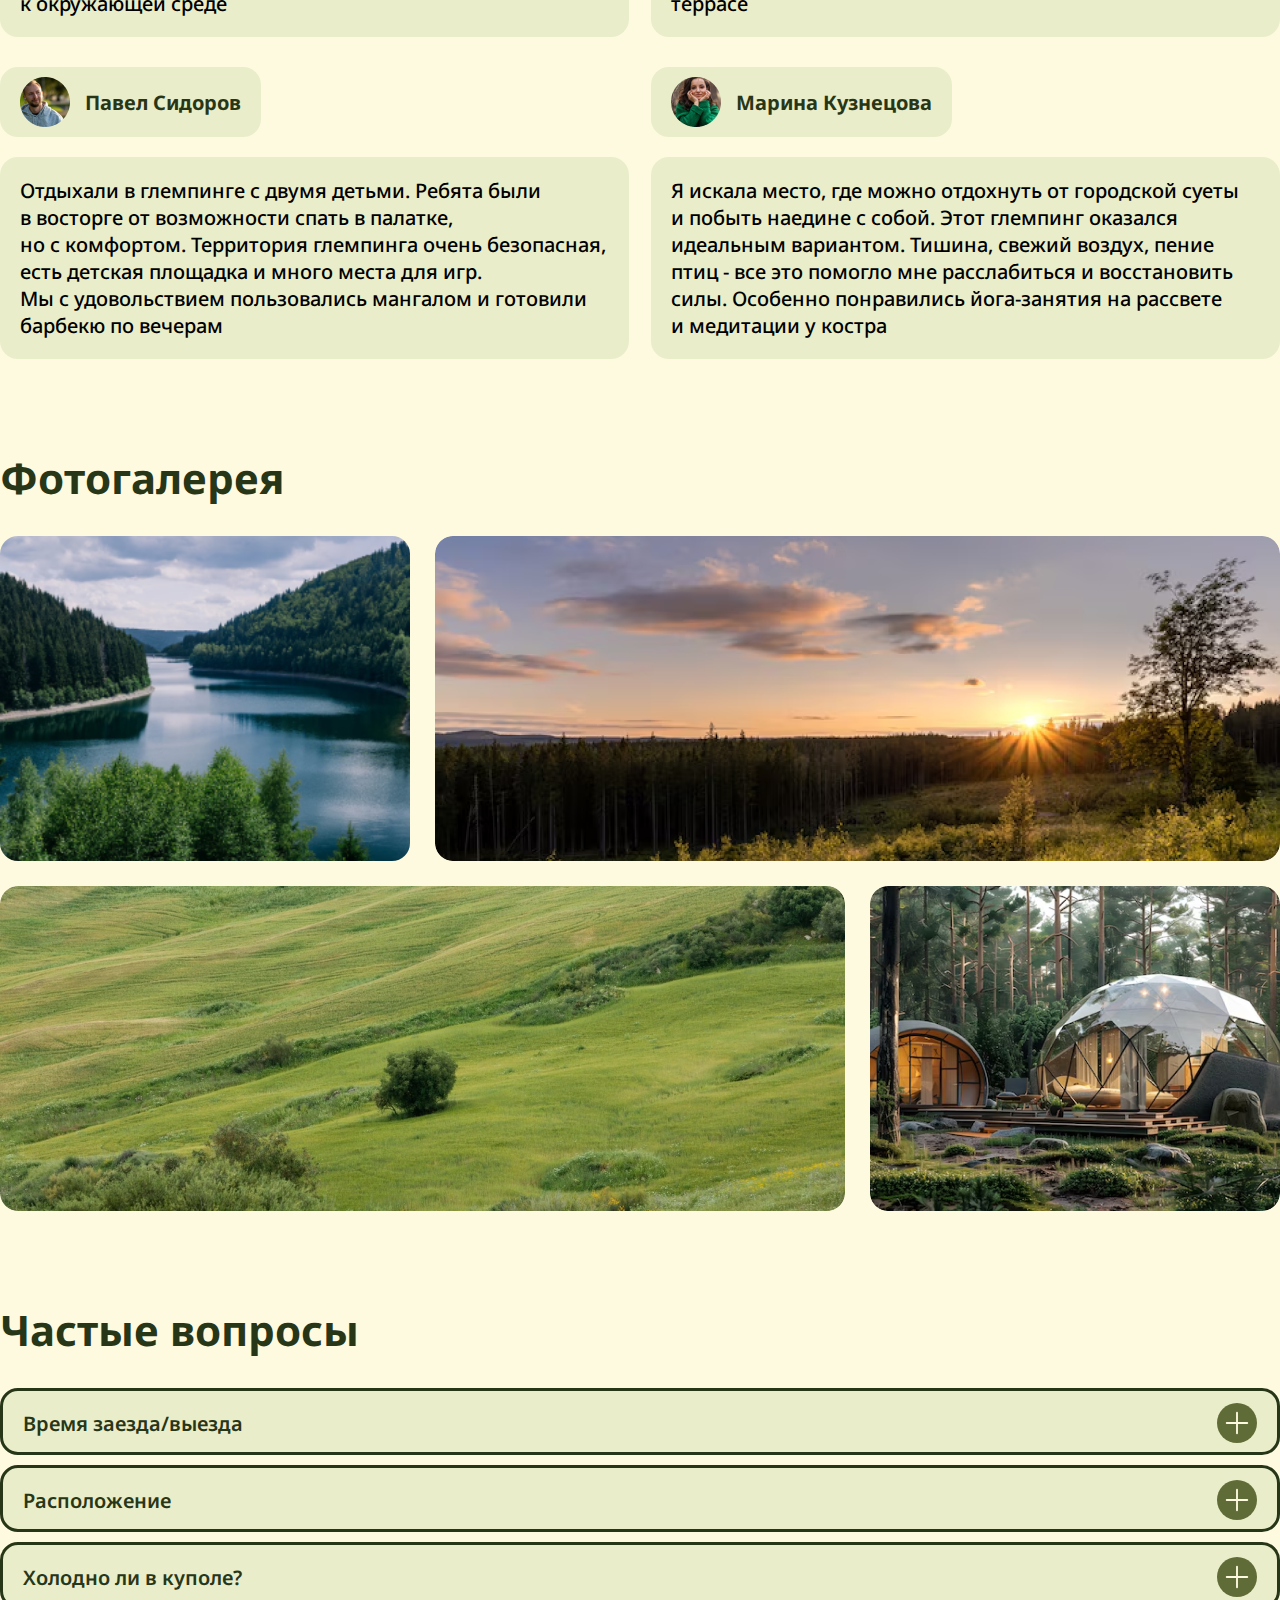
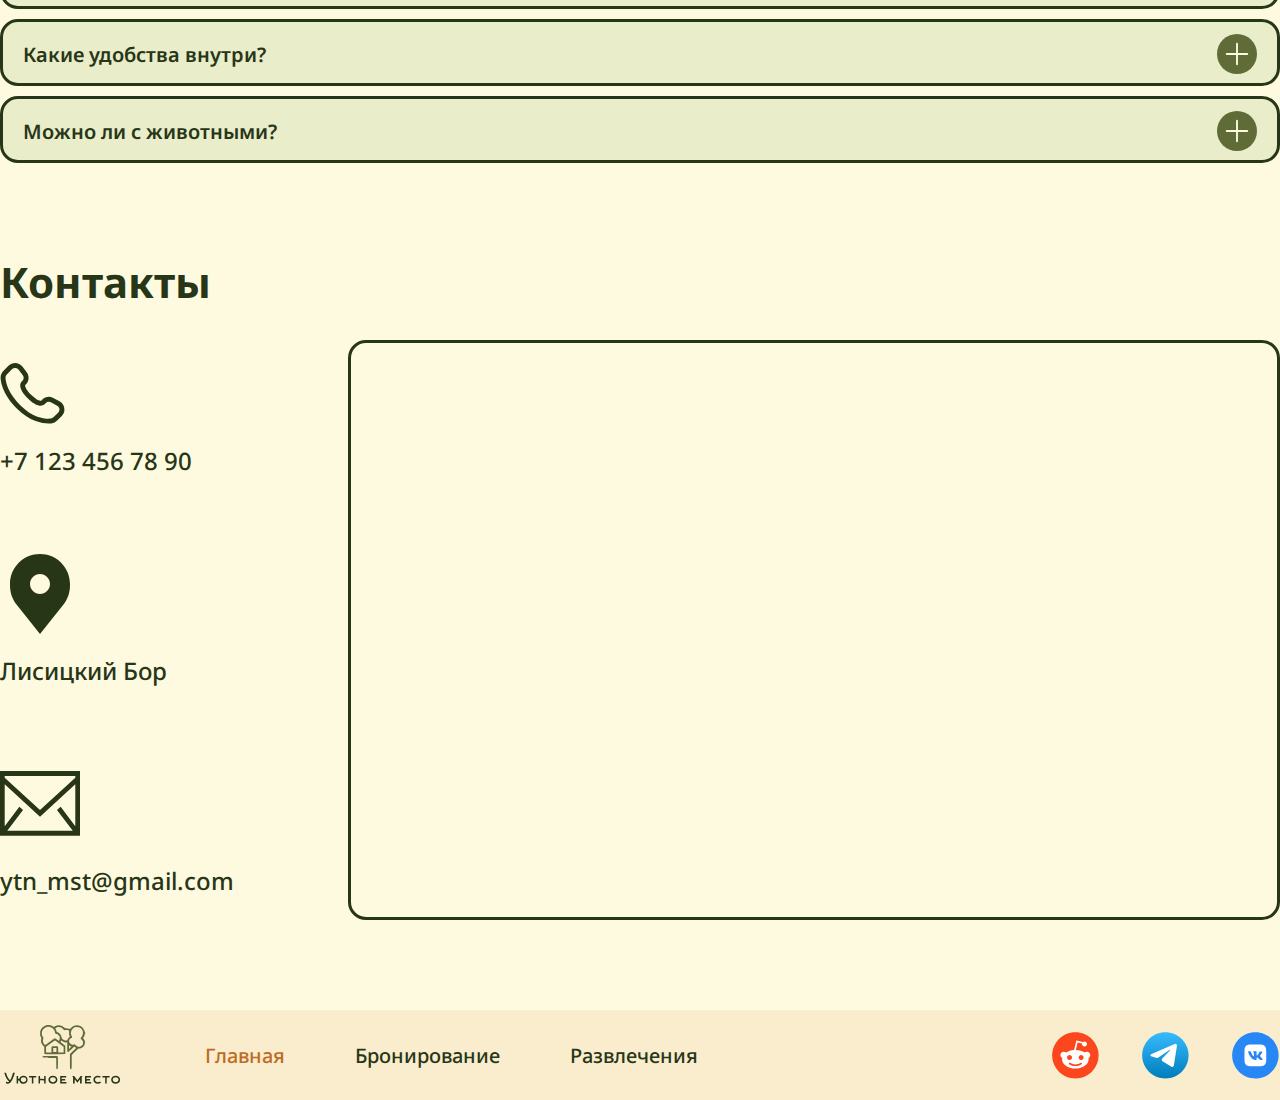
<file: html/index.html>
<!DOCTYPE html>
<html lang="en">

<head>
    <meta charset="UTF-8">
    <meta name="viewport" content="width=device-width, initial-scale=1.0">
    <title>Уютное место: Главная</title>
    <link rel="stylesheet" href="../css/clear.css">
</head>

<body>
    <header class="header">
        <div class="container">
            <div class="header__content">
                <div class="header__bar">
                    <img class="header__logo" src="../images/logo.svg" alt="">
                    <ul class="menu">
                        <li class="menu__item">
                            <a class="menu__link-active navbar-link" href="./index.html">Главная</a>
                        </li>
                        <li class="menu__item">
                            <a class="menu__link navbar-link" href="./booking.html">Бронирование</a>
                        </li>
                        <li class="menu__item">
                            <a class="menu__link navbar-link" href="./entertainment.html">Развлечения</a>
                        </li>
                    </ul>
                    <div class="header__search">
                        <input class="header__input input" type="text" placeholder="Поиск">
                        <button class="header__loupe"><svg width="24" height="24" viewBox="0 0 24 24" fill="none"
                                xmlns="http://www.w3.org/2000/svg">
                                <g clip-path="url(#clip0_108_1270)">
                                    <path
                                        d="M13.2697 0C7.35326 0 2.53986 4.8134 2.53986 10.7299C2.53986 12.4769 2.95981 14.1276 3.70363 15.5867L0.973303 18.317C-0.325085 19.6153 -0.325085 21.7279 0.973303 23.0262C1.62243 23.6754 2.47517 24 3.32788 24C4.18062 24 5.03342 23.6754 5.6825 23.0262L8.41277 20.2959C9.87204 21.0398 11.5227 21.4597 13.2697 21.4597C19.1861 21.4597 23.9995 16.6463 23.9995 10.7299C23.9995 4.81344 19.1861 0 13.2697 0ZM4.11284 21.4565C3.67995 21.8894 2.97585 21.8892 2.54305 21.4565C2.11021 21.0237 2.11021 20.3195 2.54305 19.8867L4.94211 17.4878C5.41006 18.0633 5.93628 18.5895 6.51185 19.0575L4.11284 21.4565ZM13.2697 19.2397C8.57735 19.2397 4.75981 15.4222 4.75981 10.7299C4.75981 6.03754 8.57735 2.22 13.2697 2.22C17.962 2.22 21.7795 6.03749 21.7795 10.7299C21.7795 15.4222 17.962 19.2397 13.2697 19.2397Z"
                                        fill="currentColor" />
                                </g>
                                <defs>
                                    <clipPath id="clip0_108_1270">
                                        <rect width="24" height="24" fill="white" />
                                    </clipPath>
                                </defs>
                            </svg></button>
                    </div>
                </div>
                <div class="header__bar">
                    <ul class="menu">
                        <li class="menu__item">
                            <a class="menu__link-active navbar-link" href="./index.html">Главная</a>
                        </li>
                        <li class="menu__item">
                            <a class="menu__link navbar-link" href="./booking.html">Бронирование</a>
                        </li>
                        <li class="menu__item">
                            <a class="menu__link navbar-link" href="./entertainment.html">Развлечения</a>
                        </li>
                    </ul>
                </div>
            </div>
        </div>
    </header>
    <main>
        <section class="main">
            <div class="container">
                <div class="main__content">
                    <div class="main__substrate">
                        <div class="main__row">
                            <p class="main__title">Глэмпинг</p>
                            <h1 class="main__title">«Уютное место»</h1>
                            <button class="main__button white-button">Бронирование</button>
                        </div>
                        <div class="main__row">
                            <p class="main__subtitle">Твой дом <br> среди звезд</p>
                            <button class="main__button white-button">Бронирование</button>
                            <p class="main__title">«Уютное место»</p>
                        </div>
                    </div>
                </div>
            </div>
        </section>
        <section class="about">
            <div class="container">
                <div class="about__content">
                    <h2 class="about__title secondary-title">О глэмпинге</h2>
                    <div class="about__image-info">
                        <div class="about__info">
                            <p class="about__topic"><span class="about__highlight">«Уютное Место»</span> - твой дом
                                среди
                                звезд. <br class="break-desktop"> Расположенный <br class="break-mobile">
                                в живописном месте Тверской области, всего в часе езды от Твери
                            </p>
                            <div class="about__collage">
                                <p class="about__text simple-text">Мы стремимся создавать для вас идеальные условия
                                    отдыха. Каждый
                                    день
                                    мы работаем над тем, чтобы ваше пребывание стало еще более комфортным и
                                    запоминающимся
                                </p>
                                <p class="about__text simple-text">Отдохните душой и телом <br>
                                    в окружении природы. Каждый элемент нашего пространства <br>
                                    создан с любовью и заботой <br>
                                    о вашем комфорте</p>
                                <p class="about__text simple-text">Насладитесь уникальным отдыхом <br>
                                    в наших удобных домиках. Ортопедические матрасы и уютные веранды создадут атмосферу
                                    комфорта и уединения на природе</p>

                                <p class="about__text simple-text">Никто здесь не торопится. <br>
                                    Мы наслаждаемся рассветами, наблюдаем за закатами, ценим тишину и делимся приятными
                                    моментами с близкими </p>
                            </div>
                        </div>
                        <img class="about__image" src="../images/about_photo.png" alt="">
                    </div>

                    <div class="about__text-slider">
                        <p class="about__text simple-text">Мы стремимся создавать для вас идеальные условия отдыха.
                            Каждый день мы
                            работаем над тем, чтобы ваше пребывание стало еще более комфортным и запоминающимся</p>
                    </div>
                </div>
            </div>
        </section>
        <section class="habitation">
            <div class="container">
                <div class="habitation__content">
                    <h2 class="habitation__title secondary-title">Проживание</h2>
                    <div class="slider">
                        <div class="slider__slides">
                            <div class="slider__slide">
                                <div class="card">
                                    <img class="card__image" src="../images/habitation_card_1.png" alt="">
                                    <div class="card__main-info">
                                        <p class="card__title">Шатер</p>
                                        <p class="card__price">7 800 р.</p>
                                    </div>
                                    <p class="card__description simple-text">Уютный уголок, где вы можете отдохнуть. Его
                                        <br class="break-desktop"> мягкие ткани, теплые цвета <br>
                                        и домашняя атмосфера создают ощущение комфорта
                                    </p>
                                    <button class="card__button green-button">Забронировать</button>
                                </div>
                            </div>
                            <img class="slider__line" src="../images/habitation_line.svg" alt="">
                            <div class="slider__slide">
                                <div class="card">
                                    <img class="card__image" src="../images/habitation_card_2.png" alt="">
                                    <div class="card__main-info">
                                        <p class="card__title">Купол</p>
                                        <p class="card__price">9 900 р.</p>
                                    </div>
                                    <p class="card__description simple-text">Воплощение простора <br
                                            class="break-desktop"> и
                                        свободы. Его уникальная конструкция создает ощущение открытости <br
                                            class="break-desktop"> и единения <br class="break-mobile">
                                        с природой</p>
                                    <button class="card__button green-button">Забронировать</button>
                                </div>
                            </div>
                            <img class="slider__line" src="../images/habitation_line.svg" alt="">
                            <div class="slider__slide">
                                <div class="card">
                                    <img class="card__image" src="../images/habitation_card_3.png" alt="">
                                    <div class="card__main-info">
                                        <p class="card__title">Барнхаус</p>
                                        <p class="card__price">12 200 р.</p>
                                    </div>
                                    <p class="card__description simple-text">Ода простоте, красоте <br
                                            class="break-desktop">
                                        и естественности.
                                        Его натуральные материалы создают ощущение близости к природе <br
                                            class="break-mobile">
                                        и спокойствия</p>
                                    <button class="card__button green-button">Забронировать</button>
                                </div>
                            </div>
                            <img class="slider__line" src="../images/habitation_line.svg" alt="">
                            <div class="slider__slide">
                                <div class="card">
                                    <img class="card__image" src="../images/habitation_card_4.png" alt="">
                                    <div class="card__main-info">
                                        <p class="card__title">Вилла</p>
                                        <p class="card__price">16 400 р.</p>
                                    </div>
                                    <p class="card__description simple-text">Оазис спокойствия <br
                                            class="break-desktop"> и
                                        свободы. <br class="break-mobile">
                                        Ее комнаты <br class="break-desktop"> с высокими потолками <br>
                                        и окнами наполнены <br class="break-desktop"> светлым пространством </p>
                                    <button class="card__button green-button">Забронировать</button>
                                </div>
                            </div>
                        </div>
                    </div>
                </div>
            </div>
        </section>
        <section class="food">
            <div class="container">
                <div class="food__content">
                    <h2 class="food__title secondary-title">Питание</h2>
                    <div class="food__collage">
                        <img class="food__image" src="../images/food_collage_1.png" alt="">
                        <img class="food__image" src="../images/food_collage_2.png" alt="">
                        <img class="food__image" src="../images/food_collage_3.png" alt="">
                    </div>
                    <div class="food__menu">
                        <div class="food__menu-content">
                            <img class="food__menu-image" src="../images/food_menu.png" alt="">
                            <div class="food__menu-main-info">
                                <p class="food__description simple-text">Наше меню – это настоящее путешествие по вкусам
                                    сезона. Мы
                                    тщательно выбираем самые свежие местные продукты, чтобы каждый прием пищи стал
                                    незабываемым гастрономическим опытом. <span
                                        class="food__description-bold">Трехразовое питание включено
                                        в стоимость</span> </p>
                                <div class="food__seasons">
                                    <div class="food__season">
                                        <img class="food__season-image" src="../images/food_season_1.svg" alt="">
                                        <p class="food__season-text simple-text">Свежие салаты с ягодами, холодные супы,
                                            легкие
                                            закуски, мороженое</p>
                                    </div>
                                    <div class="food__season">
                                        <img class="food__season-image" src="../images/food_season_2.svg" alt="">
                                        <p class="food__season-text simple-text">Тушеные овощи, грибы, мясные блюда с
                                            травами,
                                            тыквенные пироги</p>
                                    </div>
                                    <div class="food__season">
                                        <img class="food__season-image" src="../images/food_season_3.svg" alt="">
                                        <p class="food__season-text simple-text">Горячие супы, тушеное мясо, запеканки,
                                            горячий
                                            шоколад</p>
                                    </div>
                                    <div class="food__season">
                                        <img class="food__season-image" src="../images/food_season_4.svg" alt="">
                                        <p class="food__season-text simple-text">Первые весенние овощи, салаты из
                                            зелени, легкие
                                            супы</p>
                                    </div>
                                </div>
                            </div>
                        </div>
                    </div>
                </div>
            </div>
        </section>
        <section class="entertainment">
            <div class="container">
                <div class="entertainment__content">
                    <h2 class="entertainment__title secondary-title">Развлечения</h2>
                    <div class="slider">
                        <div class="slider__slides">
                            <div class="slider__slide">
                                <div class="card">
                                    <div class="card__content">
                                        <img class="card__image" src="../images/entertainment_card_1.png" alt="">
                                        <div class="card__text">
                                            <div class="card__main-info">
                                                <p class="card__title">Русская баня</p>
                                                <a class="card__link" href="./entertainment.html">Подробнее<svg
                                                        class="card__arrow" width="8" height="14" viewBox="0 0 8 14"
                                                        fill="none" xmlns="http://www.w3.org/2000/svg">
                                                        <path d="M1 13L7 7L1 1" stroke="currentColor" stroke-width="2"
                                                            stroke-linecap="round" stroke-linejoin="round" />
                                                    </svg>
                                                </a>
                                            </div>
                                            <p class="card__description simple-text">Погрузитесь в мир традиций! Наша
                                                русская баня
                                                приглашает вас окунуться в атмосферу настоящего русского пара. Отдохните
                                                <br>
                                                от городской суеты!
                                            </p>
                                        </div>
                                    </div>
                                </div>
                            </div>
                            <div class="slider__slide">
                                <div class="card">
                                    <div class="card__content">
                                        <img class="card__image" src="../images/entertainment_card_2.png" alt="">
                                        <div class="card__text">
                                            <div class="card__main-info">
                                                <p class="card__title">Бочка фурако</p>
                                                <a class="card__link" href="./entertainment.html">Подробнее<svg
                                                        class="card__arrow" width="8" height="14" viewBox="0 0 8 14"
                                                        fill="none" xmlns="http://www.w3.org/2000/svg">
                                                        <path d="M1 13L7 7L1 1" stroke="currentColor" stroke-width="2"
                                                            stroke-linecap="round" stroke-linejoin="round" />
                                                    </svg>
                                                </a>
                                            </div>
                                            <p class="card__description simple-text">Это идеальное место для тех, кто
                                                ищет гармонию,
                                                оздоровление <br>
                                                и наслаждение теплом и уютом <br>
                                                в сочетании с древними японскими традициями</p>
                                        </div>
                                    </div>
                                </div>
                            </div>
                            <div class="slider__slide">
                                <div class="card">
                                    <div class="card__content">
                                        <img class="card__image" src="../images/entertainment_card_3.png" alt="">
                                        <div class="card__text">
                                            <div class="card__main-info">
                                                <p class="card__title">Рыбалка</p>
                                                <a class="card__link" href="./entertainment.html">Подробнее<svg
                                                        class="card__arrow" width="8" height="14" viewBox="0 0 8 14"
                                                        fill="none" xmlns="http://www.w3.org/2000/svg">
                                                        <path d="M1 13L7 7L1 1" stroke="currentColor" stroke-width="2"
                                                            stroke-linecap="round" stroke-linejoin="round" />
                                                    </svg>
                                                </a>
                                            </div>
                                            <p class="card__description simple-text">Неспешная ловля рыбы <br>
                                                в одиночестве или в компании друзей, водная гладь и шум леса создают
                                                идеальные условия <br>
                                                для отдыха и восстановления</p>
                                        </div>
                                    </div>
                                </div>
                            </div>
                            <div class="slider__slide">
                                <div class="card">
                                    <div class="card__content">
                                        <img class="card__image" src="../images/entertainment_card_4.png" alt="">
                                        <div class="card__text">
                                            <div class="card__main-info">
                                                <p class="card__title">Рафтинг</p>
                                                <a class="card__link" href="./entertainment.html">Подробнее<svg
                                                        class="card__arrow" width="8" height="14" viewBox="0 0 8 14"
                                                        fill="none" xmlns="http://www.w3.org/2000/svg">
                                                        <path d="M1 13L7 7L1 1" stroke="currentColor" stroke-width="2"
                                                            stroke-linecap="round" stroke-linejoin="round" />
                                                    </svg>
                                                </a>
                                            </div>
                                            <p class="card__description simple-text">Сплав по реке сочетает активность
                                                <br> с
                                                моментами релаксации. Вы будете активно участвовать в управлении лодкой,
                                                что улучшит физическую форму
                                            </p>
                                        </div>
                                    </div>
                                </div>
                            </div>
                        </div>
                    </div>
                </div>
            </div>
        </section>
        <section class="news">
            <div class="container">
                <div class="news__content">
                    <h2 class="news__title secondary-title">Подписаться <br class="break-mobile">
                        на новости <br>
                        «Уютное место» </h2>
                    <p class="news__description simple-text">Мы расскажем о скидках и акциях глэмпинга. Подпишитесь,
                        чтобы узнавать о новостях!</p>
                    <div class="news__form">
                        <input class="news__input input" type="text" placeholder="Имя">
                        <input class="news__input input" type="email" placeholder="E-mail">
                        <button class="news__button green-button">Подписаться</button>
                    </div>
                </div>
            </div>
        </section>
        <section class="reviews">
            <div class="container">
                <div class="reviews__content">
                    <h2 class="reviews__title secondary-title">Отзывы</h2>
                    <div class="slider">
                        <div class="slider__slides">
                            <div class="slider__slide">
                                <div class="card">
                                    <div class="card__content">
                                        <div class="card__reviewer">
                                            <div class="card__reviewer-content">
                                                <img class="card__image" src="../images/reviews_person_1.png" alt="">
                                                <p class="card__name">Алексей Смирнов</p>
                                            </div>
                                        </div>
                                        <div class="card__text">
                                            <p class="card__description simple-text">Погружение в природу <br
                                                    class="break-mobile"> без
                                                дискомфорта! Палатка расположена в окружении вековых сосен,
                                                а свежий <br class="break-desktop"> воздух и пение птиц создают
                                                атмосферу полного единения с
                                                природой. Отдельное спасибо <br class="break-desktop"> за организованный
                                                сбор мусора и бережное
                                                отношение <br>
                                                к окружающей среде</p>
                                        </div>
                                    </div>
                                </div>
                            </div>
                            <div class="slider__slide">
                                <div class="card">
                                    <div class="card__content">
                                        <div class="card__reviewer">
                                            <div class="card__reviewer-content">
                                                <img class="card__image" src="../images/reviews_person_2.png" alt="">
                                                <p class="card__name">Мария Петрова</p>
                                            </div>
                                        </div>
                                        <div class="card__text">
                                            <p class="card__description simple-text">Мы с супругом провели незабываемые
                                                выходные в этом глемпинге! Атмосфера была просто волшебной: уютные
                                                домики, окруженные живописной природой, создавали ощущение полного
                                                единения с природой. Особенно поразили рассветы и закаты которые мы
                                                встречали на террасе</p>
                                        </div>
                                    </div>
                                </div>
                            </div>
                            <div class="slider__slide">
                                <div class="card">
                                    <div class="card__content">
                                        <div class="card__reviewer">
                                            <div class="card__reviewer-content">
                                                <img class="card__image" src="../images/reviews_person_3.png" alt="">
                                                <p class="card__name">Павел Сидоров</p>
                                            </div>
                                        </div>
                                        <div class="card__text">
                                            <p class="card__description simple-text">Отдыхали в глемпинге с двумя
                                                детьми. Ребята были <br class="break-desktop">
                                                в восторге <br class="break-mobile"> от возможности спать в палатке,
                                                <br> но
                                                с комфортом. Территория глемпинга очень безопасная, есть детская
                                                площадка и много места <br class="break-mobile"> для игр. <br
                                                    class="break-desktop"> Мы
                                                с удовольствием пользовались мангалом и готовили барбекю по вечерам
                                            </p>
                                        </div>
                                    </div>
                                </div>
                            </div>
                            <div class="slider__slide">
                                <div class="card">
                                    <div class="card__content">
                                        <div class="card__reviewer">
                                            <div class="card__reviewer-content">
                                                <img class="card__image" src="../images/reviews_person_4.png" alt="">
                                                <p class="card__name">Марина Кузнецова</p>
                                            </div>
                                        </div>
                                        <div class="card__text">
                                            <p class="card__description simple-text">Я искала место, где можно отдохнуть
                                                от городской суеты <br class="break-desktop"> и побыть наедине с собой.
                                                Этот глемпинг оказался
                                                идеальным вариантом. Тишина, свежий воздух, пение птиц - все это помогло
                                                мне расслабиться <br class="break-mobile"> и восстановить силы. Особенно
                                                понравились йога-занятия <br class="break-mobile">
                                                на рассвете <br class="break-desktop"> и медитации у костра</p>
                                        </div>
                                    </div>
                                </div>
                            </div>
                        </div>
                    </div>
                </div>
            </div>
        </section>
        <section class="photos">
            <div class="container">
                <div class="photos__content">
                    <h2 class="photos__title secondary-title">Фотогалерея</h2>
                    <div class="photos__collage">
                        <img class="photos__image" src="../images/photos_collage_1.png" alt="">
                        <img class="photos__image" src="../images/photos_collage_2.png" alt="">
                        <img class="photos__image" src="../images/photos_collage_3.png" alt="">
                        <img class="photos__image" src="../images/photos_collage_4.png" alt="">
                    </div>
                </div>
            </div>
        </section>
        <section class="questions">
            <div class="container">
                <div class="questions__content">
                    <h2 class="questions__title secondary-title">Частые вопросы</h2>
                    <div class="questions__container">
                        <div class="questions__question">
                            <div class="questions__question-bar">
                                <p class="questions__text simple-text">Время заезда/выезда</p>
                                <button class="questions__button"><img class="questions__plus" src="../images/plus.svg"
                                        alt=""></button>
                            </div>
                            <p class="questions__answer simple-text">Время: заезд c 16:00 до 23:00, выезд в 13:00</p>
                        </div>
                        <div class="questions__question">
                            <div class="questions__question-bar">
                                <p class="questions__text simple-text">Расположение</p>
                                <button class="questions__button"><img class="questions__plus" src="../images/plus.svg"
                                        alt=""></button>
                            </div>
                            <p class="questions__answer simple-text">В Яндекс.Навигаторе набираете Глэмпинг «Четыре
                                Сезона»</p>
                        </div>
                        <div class="questions__question">
                            <div class="questions__question-bar">
                                <p class="questions__text simple-text">Холодно ли в куполе?</p>
                                <button class="questions__button"><img class="questions__plus" src="../images/plus.svg"
                                        alt=""></button>
                            </div>
                            <p class="questions__answer simple-text">Все наши купола утеплены, так что можно
                                наслаждаться панорамным видом с зимними пейзажами. <br class="break-mobile"> В куполах
                                теплый пол <br class="break-mobile"> с возможностью
                                регулировки комфортной для Вас температуры, если возникнут трудности <br
                                    class="break-mobile"> с настройкой, вы в
                                любой момент можете обратиться <br class="break-mobile"> к администратору</p>
                        </div>
                        <div class="questions__question">
                            <div class="questions__question-bar">
                                <p class="questions__text simple-text">Какие удобства внутри?</p>
                                <button class="questions__button"><img class="questions__plus" src="../images/plus.svg"
                                        alt=""></button>
                            </div>
                            <p class="questions__answer simple-text">Есть все удобства для комфортного проживания: кухня
                                со всем необходимым, холодильник, климат контроль, полотенца, одноразовые тапочки, фен,
                                сан., узел с горячей водой, гель <br class="break-mobile"> для душа, шампунь и набор <br
                                    class="break-mobile"> для чистки зубов</p>
                        </div>
                        <div class="questions__question">
                            <div class="questions__question-bar">
                                <p class="questions__text simple-text">Можно ли с животными?</p>
                                <button class="questions__button"><img class="questions__plus" src="../images/plus.svg"
                                        alt=""></button>
                            </div>
                            <p class="questions__answer simple-text">Мы очень любим домашних питомцев. Главное помните -
                                мы в ответе за тех, кого приручили. Важно чтобы ваш питомец был социализирован, и не
                                создавал беспокойство для других гостей</p>
                        </div>
                    </div>
                </div>
            </div>
        </section>
        <section class="contact">
            <div class="container">
                <div class="contact__content">
                    <h2 class="contact__title secondary-title">Контакты</h2>
                    <div class="contact__info-map">
                        <div class="contact__info">
                            <div class="contact__block">
                                <img class="contact__image" src="../images/contact_image_1.svg" alt="">
                                <p class="contact__text">+7 123 456 78 90</p>
                            </div>
                            <div class="contact__block">
                                <img class="contact__image" src="../images/contact_image_2.svg" alt="">
                                <p class="contact__text">Лисицкий Бор</p>
                            </div>
                            <div class="contact__block">
                                <img class="contact__image" src="../images/contact_image_3.svg" alt="">
                                <p class="contact__text">ytn_mst@gmail.com</p>
                            </div>
                        </div>
                        <iframe class="contact__map"
                            src="https://yandex.ru/map-widget/v1/?um=constructor%3A3d28c14ce2aed1262c023462be2d6623f6ae8ed7da50284cd166b1a3b3357c52&amp;source=constructor"
                            width="932" height="580" frameborder="0"></iframe>
                    </div>
                </div>
            </div>
            </div>
        </section>
    </main>
    <footer class="footer">
        <div class="container">
            <div class="footer__content">
                <img class="footer__logo" src="../images/logo.svg" alt="">
                <ul class="menu">
                    <li class="menu__item">
                        <a class="menu__link-active navbar-link" href="./index.html">Главная</a>
                    </li>
                    <li class="menu__item">
                        <a class="menu__link navbar-link" href="./booking.html">Бронирование</a>
                    </li>
                    <li class="menu__item">
                        <a class="menu__link navbar-link" href="./entertainment.html">Развлечения</a>
                    </li>
                </ul>
                <div class="footer__social">
                    <a class="footer__social-link" href=""><img class="footer__social-image" src="../images/reddit.svg"
                            alt=""></a>
                    <a class="footer__social-link" href=""><img class="footer__social-image" src="../images/telegram.svg"
                            alt=""></a>
                    <a class="footer__social-link" href=""><img class="footer__social-image" src="../images/vk.svg"
                            alt=""></a>
                </div>
            </div>
        </div>
    </footer>
    <script src="../main.js"></script>
</body>

</html>
</file>
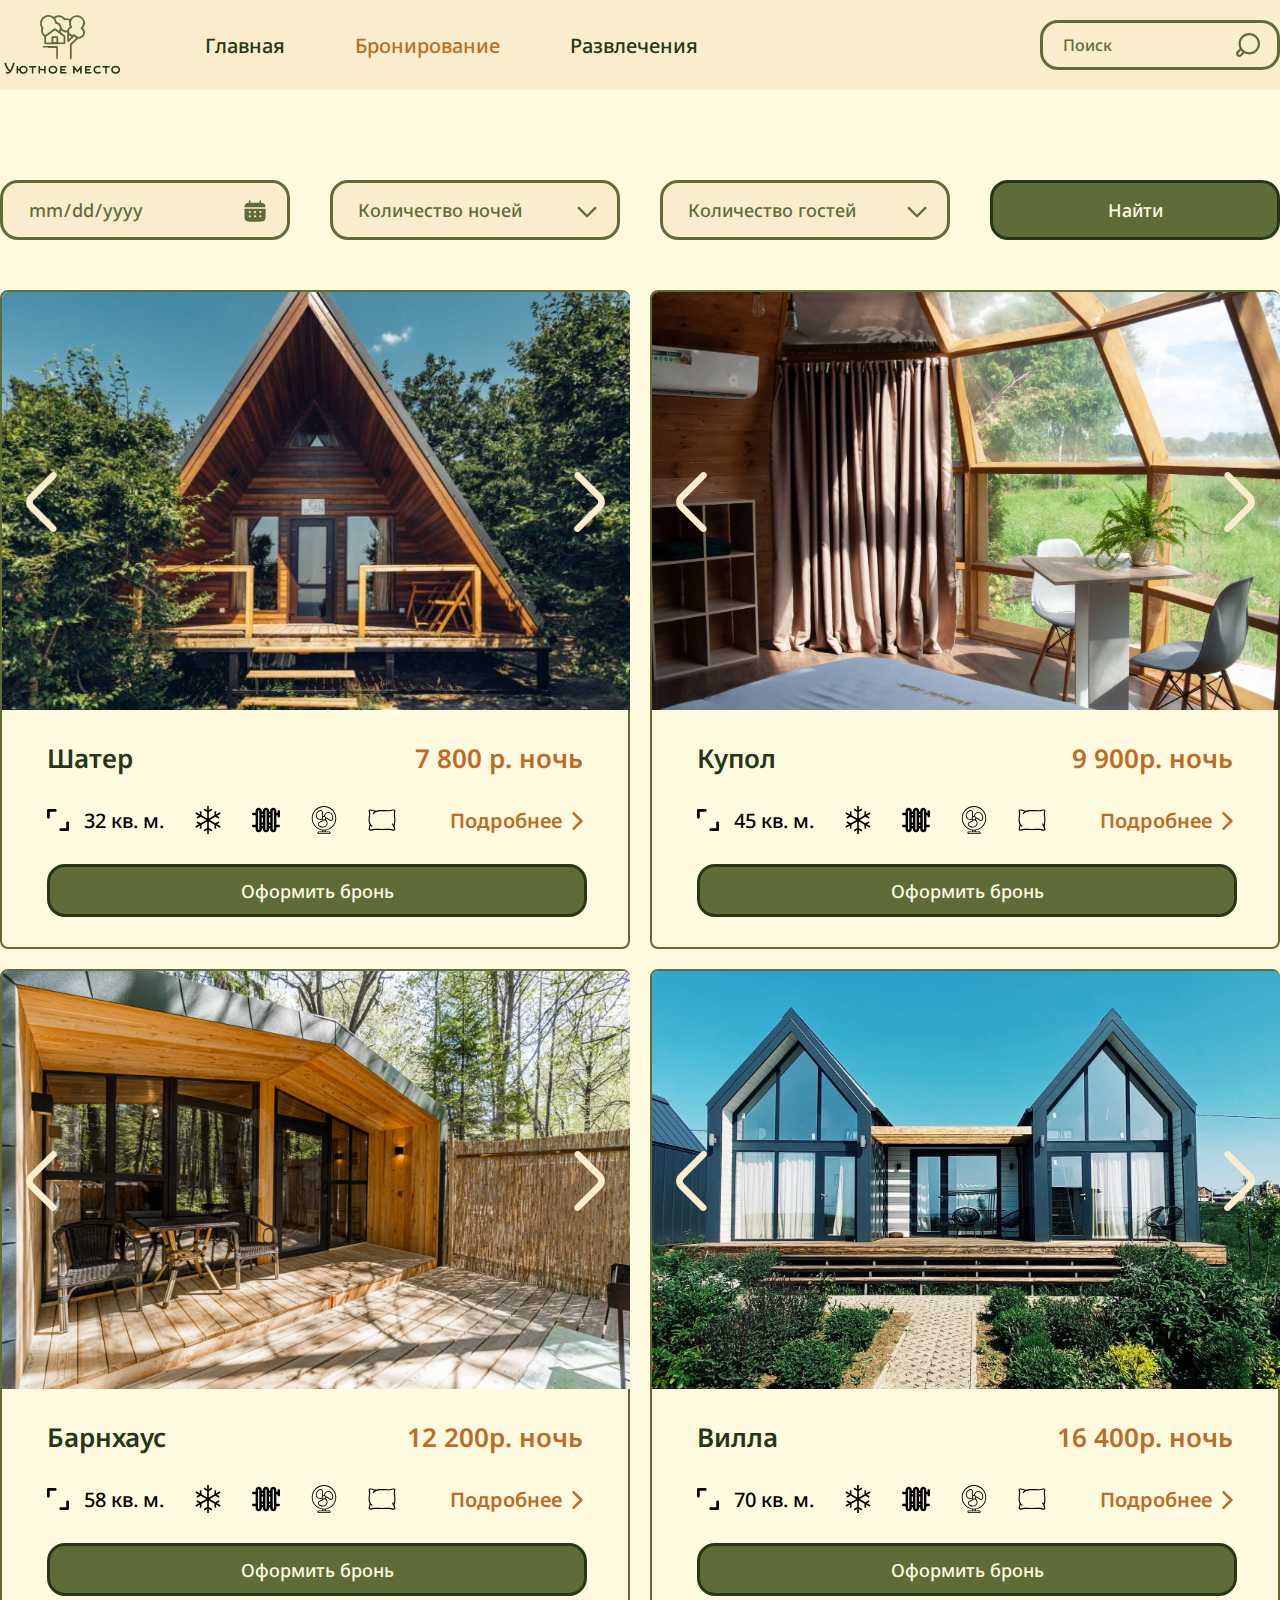
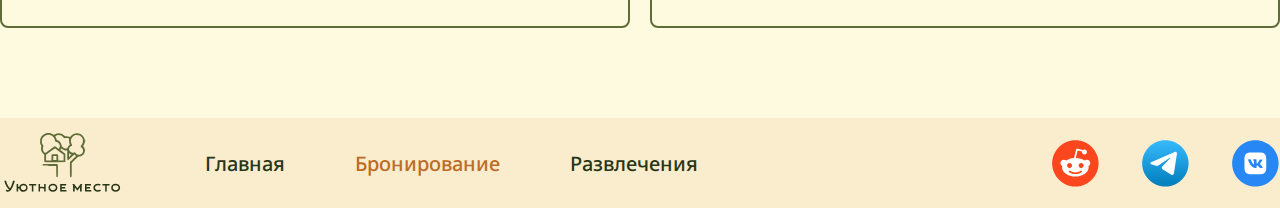
<file: booking.html>
<!DOCTYPE html>
<html lang="en">

<head>
    <meta charset="UTF-8">
    <meta name="viewport" content="width=device-width, initial-scale=1.0">
    <title>Уютное место: Бронирование</title>
    <link rel="stylesheet" href="./css/clear.css">
</head>

<body>

    <body>
        <header class="header">
            <div class="container">
                <div class="header__content">
                    <div class="header__bar">
                        <img class="header__logo" src="./images/logo.svg" alt="">
                        <ul class="menu">
                            <li class="menu__item">
                                <a class="menu__link navbar-link" href="./index.html">Главная</a>
                            </li>
                            <li class="menu__item">
                                <a class="menu__link-active navbar-link" href="./booking.html">Бронирование</a>
                            </li>
                            <li class="menu__item">
                                <a class="menu__link navbar-link" href="./entertainment.html">Развлечения</a>
                            </li>
                        </ul>
                        <div class="header__search">
                            <input class="header__input input" type="text" placeholder="Поиск">
                            <button class="header__loupe"><svg width="24" height="24" viewBox="0 0 24 24" fill="none"
                                    xmlns="http://www.w3.org/2000/svg">
                                    <g clip-path="url(#clip0_108_1270)">
                                        <path
                                            d="M13.2697 0C7.35326 0 2.53986 4.8134 2.53986 10.7299C2.53986 12.4769 2.95981 14.1276 3.70363 15.5867L0.973303 18.317C-0.325085 19.6153 -0.325085 21.7279 0.973303 23.0262C1.62243 23.6754 2.47517 24 3.32788 24C4.18062 24 5.03342 23.6754 5.6825 23.0262L8.41277 20.2959C9.87204 21.0398 11.5227 21.4597 13.2697 21.4597C19.1861 21.4597 23.9995 16.6463 23.9995 10.7299C23.9995 4.81344 19.1861 0 13.2697 0ZM4.11284 21.4565C3.67995 21.8894 2.97585 21.8892 2.54305 21.4565C2.11021 21.0237 2.11021 20.3195 2.54305 19.8867L4.94211 17.4878C5.41006 18.0633 5.93628 18.5895 6.51185 19.0575L4.11284 21.4565ZM13.2697 19.2397C8.57735 19.2397 4.75981 15.4222 4.75981 10.7299C4.75981 6.03754 8.57735 2.22 13.2697 2.22C17.962 2.22 21.7795 6.03749 21.7795 10.7299C21.7795 15.4222 17.962 19.2397 13.2697 19.2397Z"
                                            fill="currentColor" />
                                    </g>
                                    <defs>
                                        <clipPath id="clip0_108_1270">
                                            <rect width="24" height="24" fill="white" />
                                        </clipPath>
                                    </defs>
                                </svg></button>
                        </div>
                    </div>
                    <div class="header__bar">
                        <ul class="menu">
                            <li class="menu__item">
                                <a class="menu__link navbar-link" href="./index.html">Главная</a>
                            </li>
                            <li class="menu__item">
                                <a class="menu__link-active navbar-link" href="./booking.html">Бронирование</a>
                            </li>
                            <li class="menu__item">
                                <a class="menu__link navbar-link" href="./entertainment.html">Развлечения</a>
                            </li>
                        </ul>
                    </div>
                </div>
            </div>
        </header>
        <main>
            <section class="booking">
                <div class="container">
                    <div class="booking__content">
                        <form class="booking__filter">
                            <div class="booking__input-container">
                                <input class="booking__input input" type="date">
                                <svg class="booking__calendar" width="31" height="33" viewBox="0 0 31 33" fill="none"
                                    xmlns="http://www.w3.org/2000/svg">
                                    <path
                                        d="M9.26983 2.92188C9.26983 2.31782 8.78014 1.82812 8.17608 1.82812C7.57202 1.82812 7.08233 2.31782 7.08233 2.92188V5.22496C4.98331 5.39303 3.60533 5.80554 2.59295 6.81791C1.58058 7.83029 1.16807 9.20827 1 11.3073H29.9354C29.7674 9.20827 29.3549 7.83029 28.3425 6.81791C27.3301 5.80554 25.9521 5.39303 23.8532 5.22496V2.92188C23.8532 2.31782 23.3635 1.82812 22.7594 1.82812C22.1554 1.82812 21.6657 2.31782 21.6657 2.92188V5.12819C20.6954 5.10937 19.608 5.10937 18.3844 5.10937H12.5511C11.3275 5.10937 10.24 5.10937 9.26983 5.12819V2.92188Z"
                                        fill="#606C38" />
                                    <path fill-rule="evenodd" clip-rule="evenodd"
                                        d="M1 16.5884C1 15.3648 1 14.2774 1.01881 13.3071H30.1479C30.1667 14.2774 30.1667 15.3648 30.1667 16.5884V19.505C30.1667 25.0047 30.1667 27.7547 28.4581 29.4631C26.7496 31.1717 23.9997 31.1717 18.5 31.1717H12.6667C7.16694 31.1717 4.41709 31.1717 2.70854 29.4631C1 27.7547 1 25.0047 1 19.505V16.5884ZM22.875 19.505C23.6804 19.505 24.3333 18.8521 24.3333 18.0467C24.3333 17.2413 23.6804 16.5884 22.875 16.5884C22.0696 16.5884 21.4167 17.2413 21.4167 18.0467C21.4167 18.8521 22.0696 19.505 22.875 19.505ZM22.875 25.3384C23.6804 25.3384 24.3333 24.6855 24.3333 23.88C24.3333 23.0746 23.6804 22.4217 22.875 22.4217C22.0696 22.4217 21.4167 23.0746 21.4167 23.88C21.4167 24.6855 22.0696 25.3384 22.875 25.3384ZM17.0417 18.0467C17.0417 18.8521 16.3888 19.505 15.5833 19.505C14.7779 19.505 14.125 18.8521 14.125 18.0467C14.125 17.2413 14.7779 16.5884 15.5833 16.5884C16.3888 16.5884 17.0417 17.2413 17.0417 18.0467ZM17.0417 23.88C17.0417 24.6855 16.3888 25.3384 15.5833 25.3384C14.7779 25.3384 14.125 24.6855 14.125 23.88C14.125 23.0746 14.7779 22.4217 15.5833 22.4217C16.3888 22.4217 17.0417 23.0746 17.0417 23.88ZM8.29167 19.505C9.09707 19.505 9.75 18.8521 9.75 18.0467C9.75 17.2413 9.09707 16.5884 8.29167 16.5884C7.48626 16.5884 6.83333 17.2413 6.83333 18.0467C6.83333 18.8521 7.48626 19.505 8.29167 19.505ZM8.29167 25.3384C9.09707 25.3384 9.75 24.6855 9.75 23.88C9.75 23.0746 9.09707 22.4217 8.29167 22.4217C7.48626 22.4217 6.83333 23.0746 6.83333 23.88C6.83333 24.6855 7.48626 25.3384 8.29167 25.3384Z"
                                        fill="#606C38" />
                                </svg>

                                <p class="booking__placeholder">дд.мм.гггг</p>
                            </div>
                            <div class="booking__select-container">
                                <select class="booking__select select" name="nights">
                                    <option value="" disabled selected>Количество ночей</option>
                                    <option value="1">1 ночь</option>
                                    <option value="2">2 ночи</option>
                                    <option value="3">3 ночи</option>
                                    <option value="4">4 ночи</option>
                                    <option value="5">5 ночей</option>
                                    <option value="6">6 ночей</option>
                                    <option value="7">7 ночей</option>
                                </select>
                                <svg class="booking__arrow" width="17" height="10" viewBox="0 0 17 10" fill="none"
                                    xmlns="http://www.w3.org/2000/svg">
                                    <path d="M1.45605 1.54395L8.53939 8.62278L15.6227 1.54395" stroke="#606c38"
                                        stroke-width="2" stroke-linecap="round" stroke-linejoin="round" />
                                </svg>
                            </div>
                            <div class="booking__select-container">
                                <select class="booking__select select" name="people">
                                    <option value="" disabled selected>Количество гостей</option>
                                    <option value="1">1 гость</option>
                                    <option value="2">2 гостя</option>
                                    <option value="3">3 гостя</option>
                                    <option value="4">4 гостя</option>
                                    <option value="5">5 гостей</option>
                                    <option value="6">6 гостей</option>
                                </select>
                                <svg class="booking__arrow" width="17" height="10" viewBox="0 0 17 10" fill="none"
                                    xmlns="http://www.w3.org/2000/svg">
                                    <path d="M1.45605 1.54395L8.53939 8.62278L15.6227 1.54395" stroke="#606c38"
                                        stroke-width="2" stroke-linecap="round" stroke-linejoin="round" />
                                </svg>
                            </div>
                            <button class="booking__button green-button" type='button'>Найти</button>
                        </form>
                        <div class="booking__cards">
                            <div class="card">
                                <div class="slider-container">
                                    <div class="slider">
                                        <div class="slider__slides">
                                            <div class="slider__slide">
                                                <div class="card__image-container">
                                                    <img class="card__image" src="./images/shater_1.png" alt="">
                                                </div>
                                            </div>
                                            <div class="slider__slide">
                                                <div class="card__image-container">
                                                    <img class="card__image" src="./images/shater_2.png" alt="">
                                                </div>
                                            </div>
                                            <div class="slider__slide">
                                                <div class="card__image-container">
                                                    <img class="card__image" src="./images/shater_3.png" alt="">
                                                </div>
                                            </div>
                                        </div>
                                    </div>
                                    <div class="slider__arrows">
                                        <button class="slider__arrow slider__arrow--prev"><svg width="80" height="80"
                                                viewBox="0 0 80 80" fill="none" xmlns="http://www.w3.org/2000/svg">
                                                <path
                                                    d="M53.9317 10.8957C52.6297 9.594 50.5193 9.594 49.2173 10.8957L27.0693 33.044C23.1651 36.9482 23.1639 43.2776 27.0665 47.1832L48.9677 69.1012C50.2693 70.4032 52.38 70.4032 53.6817 69.1012C54.9833 67.7996 54.9833 65.6889 53.6817 64.3872L31.7749 42.4806C30.4731 41.1786 30.4731 39.0682 31.7749 37.7666L53.9317 15.6098C55.2333 14.308 55.2333 12.1975 53.9317 10.8957Z"
                                                    fill="#FAEDCD" />
                                            </svg>
                                        </button>
                                        <button class="slider__arrow slider__arrow--next"><svg width="80" height="80"
                                                viewBox="0 0 80 80" fill="none" xmlns="http://www.w3.org/2000/svg">
                                                <path
                                                    d="M26.0683 69.1043C27.3703 70.406 29.4807 70.406 30.7827 69.1043L52.9307 46.956C56.8349 43.0518 56.8361 36.7224 52.9335 32.8168L31.0323 10.8988C29.7307 9.59677 27.62 9.59677 26.3183 10.8988C25.0167 12.2004 25.0167 14.3111 26.3183 15.6128L48.2251 37.5194C49.5269 38.8214 49.5269 40.9318 48.2251 42.2334L26.0683 64.3902C24.7667 65.692 24.7667 67.8025 26.0683 69.1043Z"
                                                    fill="#FAEDCD" />
                                            </svg>
                                        </button>
                                    </div>
                                </div>
                                <div class="card__info">
                                    <div class="card__main-info">
                                        <p class="card__title">Шатер</p>
                                        <p class="card__price">7 800 р. ночь</p>
                                    </div>
                                    <div class="card__icons-more">
                                        <div class="card__icons">
                                            <div class="card__square">
                                                <img class="card__square-icon" src="./images/square.svg" alt="">
                                                <p class="card__square-text simple-text">32 кв. м.</p>
                                            </div>
                                            <img class="card__icon" src="./images/snowflake.svg" alt="">
                                            <img class="card__icon" src="./images/radiator.svg" alt="">
                                            <img class="card__icon" src="./images/fan.svg" alt="">
                                            <img class="card__icon" src="./images/pillow.svg" alt="">
                                        </div>
                                        <button class="card__more">Подробнее<svg class="card__more-arrow" width="8"
                                                height="14" viewBox="0 0 8 14" fill="none"
                                                xmlns="http://www.w3.org/2000/svg">
                                                <path d="M1 13L7 7L1 1" stroke="currentColor" stroke-width="2"
                                                    stroke-linecap="round" stroke-linejoin="round" />
                                            </svg></button>
                                    </div>
                                    <div class="card__additional-info">
                                        <button class="card__hide">Скрыть <svg class="card__hide-arrow" width="8"
                                                height="14" viewBox="0 0 8 14" fill="none"
                                                xmlns="http://www.w3.org/2000/svg">
                                                <path d="M1 13L7 7L1 1" stroke="currentColor" stroke-width="2"
                                                    stroke-linecap="round" stroke-linejoin="round" />
                                            </svg></button>
                                        <p class="card__description simple-text">Встречать рассветы и провожать закаты с
                                            панорамным видом на живописные пейзажи Твери. В каждом шатре есть туалет,
                                            душ, теплый пол, кухня, веранда и удобная кровать.</p>
                                        <div class="card__subtitle">
                                            <img class="card__subtitle-icon" src="./images/booking_card_1.svg" alt="">
                                            <p class="card__subtitle-text">Оснащение номера:</p>
                                        </div>
                                        <p class="card__text">Площадь 32 кв. м., кондиционирование/система
                                            климат-контроля, обогреватель,
                                            шкаф/гардероб, москитная сетка, светонепроницаемые шторы, балкон</p>
                                        <div class="card__subtitle">
                                            <img class="card__subtitle-icon" src="./images/booking_card_2.svg" alt="">
                                            <p class="card__subtitle-text">Ванная комната:</p>
                                        </div>
                                        <p class="card__text">Собственный санузел, туалетные принадлежности, душ, фен
                                        </p>
                                        <div class="card__subtitle">
                                            <img class="card__subtitle-icon" src="./images/booking_card_3.svg" alt="">
                                            <p class="card__subtitle-text">Кухня:</p>
                                        </div>
                                        <p class="card__text">Всё необходимое для приготовления еды, холодильник,
                                            столовые приборы, кофемашина, чайник</p>
                                        <div class="card__subtitle">
                                            <img class="card__subtitle-icon" src="./images/booking_card_4.svg" alt="">
                                            <p class="card__subtitle-text">Вид:</p>
                                        </div>
                                        <p class="card__text">Вид на сад/лес и озеро</p>
                                    </div>
                                    <button class="card__button green-button" data-title="Шатер" data-price="7800"
                                        data-image="./images/shater_1.png">Оформить бронь</button>
                                </div>
                            </div>
                            <div class="card">
                                <div class="slider-container">
                                    <div class="slider">
                                        <div class="slider__slides">
                                            <div class="slider__slide">
                                                <div class="card__image-container">
                                                    <img class="card__image" src="./images/kupol_1.png" alt="">
                                                </div>
                                            </div>
                                            <div class="slider__slide">
                                                <div class="card__image-container">
                                                    <img class="card__image" src="./images/kupol_2.png" alt="">
                                                </div>
                                            </div>
                                            <div class="slider__slide">
                                                <div class="card__image-container">
                                                    <img class="card__image" src="./images/kupol_3.png" alt="">
                                                </div>
                                            </div>
                                        </div>
                                    </div>
                                    <div class="slider__arrows">
                                        <button class="slider__arrow slider__arrow--prev"><svg width="80" height="80"
                                                viewBox="0 0 80 80" fill="none" xmlns="http://www.w3.org/2000/svg">
                                                <path
                                                    d="M53.9317 10.8957C52.6297 9.594 50.5193 9.594 49.2173 10.8957L27.0693 33.044C23.1651 36.9482 23.1639 43.2776 27.0665 47.1832L48.9677 69.1012C50.2693 70.4032 52.38 70.4032 53.6817 69.1012C54.9833 67.7996 54.9833 65.6889 53.6817 64.3872L31.7749 42.4806C30.4731 41.1786 30.4731 39.0682 31.7749 37.7666L53.9317 15.6098C55.2333 14.308 55.2333 12.1975 53.9317 10.8957Z"
                                                    fill="#FAEDCD" />
                                            </svg>
                                        </button>
                                        <button class="slider__arrow slider__arrow--next"><svg width="80" height="80"
                                                viewBox="0 0 80 80" fill="none" xmlns="http://www.w3.org/2000/svg">
                                                <path
                                                    d="M26.0683 69.1043C27.3703 70.406 29.4807 70.406 30.7827 69.1043L52.9307 46.956C56.8349 43.0518 56.8361 36.7224 52.9335 32.8168L31.0323 10.8988C29.7307 9.59677 27.62 9.59677 26.3183 10.8988C25.0167 12.2004 25.0167 14.3111 26.3183 15.6128L48.2251 37.5194C49.5269 38.8214 49.5269 40.9318 48.2251 42.2334L26.0683 64.3902C24.7667 65.692 24.7667 67.8025 26.0683 69.1043Z"
                                                    fill="#FAEDCD" />
                                            </svg>
                                        </button>
                                    </div>
                                </div>
                                <div class="card__info">
                                    <div class="card__main-info">
                                        <p class="card__title">Купол</p>
                                        <p class="card__price">9 900р. ночь</p>
                                    </div>
                                    <div class="card__icons-more">
                                        <div class="card__icons">
                                            <div class="card__square">
                                                <img class="card__square-icon" src="./images/square.svg" alt="">
                                                <p class="card__square-text simple-text">45 кв. м.</p>
                                            </div>
                                            <img class="card__icon" src="./images/snowflake.svg" alt="">
                                            <img class="card__icon" src="./images/radiator.svg" alt="">
                                            <img class="card__icon" src="./images/fan.svg" alt="">
                                            <img class="card__icon" src="./images/pillow.svg" alt="">
                                        </div>
                                        <button class="card__more">Подробнее<svg class="card__more-arrow" width="8"
                                                height="14" viewBox="0 0 8 14" fill="none"
                                                xmlns="http://www.w3.org/2000/svg">
                                                <path d="M1 13L7 7L1 1" stroke="currentColor" stroke-width="2"
                                                    stroke-linecap="round" stroke-linejoin="round" />
                                            </svg></button>
                                    </div>
                                    <div class="card__additional-info">
                                        <button class="card__hide">Скрыть <svg class="card__hide-arrow" width="8"
                                                height="14" viewBox="0 0 8 14" fill="none"
                                                xmlns="http://www.w3.org/2000/svg">
                                                <path d="M1 13L7 7L1 1" stroke="currentColor" stroke-width="2"
                                                    stroke-linecap="round" stroke-linejoin="round" />
                                            </svg></button>
                                        <p class="card__description simple-text">Встречать рассветы и провожать закаты с
                                            панорамным видом на живописные пейзажи Твери. В каждом куполе есть туалет,
                                            душ, теплый пол, кухня, веранда и удобная кровать.</p>
                                        <div class="card__subtitle">
                                            <img class="card__subtitle-icon" src="./images/booking_card_1.svg" alt="">
                                            <p class="card__subtitle-text">Оснащение номера:</p>
                                        </div>
                                        <p class="card__text">Площадь 45 кв. м., кондиционирование/система
                                            климат-контроля, обогреватель,
                                            шкаф/гардероб, москитная сетка, светонепроницаемые шторы, балкон</p>
                                        <div class="card__subtitle">
                                            <img class="card__subtitle-icon" src="./images/booking_card_2.svg" alt="">
                                            <p class="card__subtitle-text">Ванная комната:</p>
                                        </div>
                                        <p class="card__text">Собственный санузел, туалетные принадлежности, душ, фен
                                        </p>
                                        <div class="card__subtitle">
                                            <img class="card__subtitle-icon" src="./images/booking_card_3.svg" alt="">
                                            <p class="card__subtitle-text">Кухня:</p>
                                        </div>
                                        <p class="card__text">Всё необходимое для приготовления еды, холодильник,
                                            столовые приборы, кофемашина, чайник</p>
                                        <div class="card__subtitle">
                                            <img class="card__subtitle-icon" src="./images/booking_card_4.svg" alt="">
                                            <p class="card__subtitle-text">Вид:</p>
                                        </div>
                                        <p class="card__text">Вид на сад/лес и озеро</p>
                                    </div>
                                    <button class="card__button green-button" data-price="9900" data-title="Купол"
                                        data-image="./images/kupol_1.png">Оформить бронь</button>
                                </div>
                            </div>
                            <div class="card">
                                <div class="slider-container">
                                    <div class="slider">
                                        <div class="slider__slides">
                                            <div class="slider__slide">
                                                <div class="card__image-container">
                                                    <img class="card__image" src="./images/barnhouse_1.png" alt="">
                                                </div>

                                            </div>
                                            <div class="slider__slide">
                                                <div class="card__image-container">
                                                    <img class="card__image" src="./images/barnhouse_2.png" alt="">
                                                </div>
                                            </div>
                                            <div class="slider__slide">
                                                <div class="card__image-container">
                                                    <img class="card__image" src="./images/barnhouse_3.png" alt="">
                                                </div>
                                            </div>
                                        </div>
                                    </div>
                                    <div class="slider__arrows">
                                        <button class="slider__arrow slider__arrow--prev"><svg width="80" height="80"
                                                viewBox="0 0 80 80" fill="none" xmlns="http://www.w3.org/2000/svg">
                                                <path
                                                    d="M53.9317 10.8957C52.6297 9.594 50.5193 9.594 49.2173 10.8957L27.0693 33.044C23.1651 36.9482 23.1639 43.2776 27.0665 47.1832L48.9677 69.1012C50.2693 70.4032 52.38 70.4032 53.6817 69.1012C54.9833 67.7996 54.9833 65.6889 53.6817 64.3872L31.7749 42.4806C30.4731 41.1786 30.4731 39.0682 31.7749 37.7666L53.9317 15.6098C55.2333 14.308 55.2333 12.1975 53.9317 10.8957Z"
                                                    fill="#FAEDCD" />
                                            </svg>
                                        </button>
                                        <button class="slider__arrow slider__arrow--next"><svg width="80" height="80"
                                                viewBox="0 0 80 80" fill="none" xmlns="http://www.w3.org/2000/svg">
                                                <path
                                                    d="M26.0683 69.1043C27.3703 70.406 29.4807 70.406 30.7827 69.1043L52.9307 46.956C56.8349 43.0518 56.8361 36.7224 52.9335 32.8168L31.0323 10.8988C29.7307 9.59677 27.62 9.59677 26.3183 10.8988C25.0167 12.2004 25.0167 14.3111 26.3183 15.6128L48.2251 37.5194C49.5269 38.8214 49.5269 40.9318 48.2251 42.2334L26.0683 64.3902C24.7667 65.692 24.7667 67.8025 26.0683 69.1043Z"
                                                    fill="#FAEDCD" />
                                            </svg>
                                        </button>
                                    </div>
                                </div>
                                <div class="card__info">
                                    <div class="card__main-info">
                                        <p class="card__title">Барнхаус</p>
                                        <p class="card__price">12 200р. ночь</p>
                                    </div>
                                    <div class="card__icons-more">
                                        <div class="card__icons">
                                            <div class="card__square">
                                                <img class="card__square-icon" src="./images/square.svg" alt="">
                                                <p class="card__square-text simple-text">58 кв. м.</p>
                                            </div>
                                            <img class="card__icon" src="./images/snowflake.svg" alt="">
                                            <img class="card__icon" src="./images/radiator.svg" alt="">
                                            <img class="card__icon" src="./images/fan.svg" alt="">
                                            <img class="card__icon" src="./images/pillow.svg" alt="">
                                        </div>
                                        <button class="card__more">Подробнее<svg class="card__more-arrow" width="8"
                                                height="14" viewBox="0 0 8 14" fill="none"
                                                xmlns="http://www.w3.org/2000/svg">
                                                <path d="M1 13L7 7L1 1" stroke="currentColor" stroke-width="2"
                                                    stroke-linecap="round" stroke-linejoin="round" />
                                            </svg></button>
                                    </div>
                                    <div class="card__additional-info">
                                        <button class="card__hide">Скрыть <svg class="card__hide-arrow" width="8"
                                                height="14" viewBox="0 0 8 14" fill="none"
                                                xmlns="http://www.w3.org/2000/svg">
                                                <path d="M1 13L7 7L1 1" stroke="currentColor" stroke-width="2"
                                                    stroke-linecap="round" stroke-linejoin="round" />
                                            </svg></button>
                                        <p class="card__description simple-text">Встречать рассветы и провожать закаты с
                                            панорамным видом на живописные пейзажи Твери. В каждом барнхаусе есть
                                            туалет,
                                            душ, теплый пол, кухня, веранда и удобная кровать.</p>
                                        <div class="card__subtitle">
                                            <img class="card__subtitle-icon" src="./images/booking_card_1.svg" alt="">
                                            <p class="card__subtitle-text">Оснащение номера:</p>
                                        </div>
                                        <p class="card__text">Площадь 58 кв. м., кондиционирование/система
                                            климат-контроля, обогреватель,
                                            шкаф/гардероб, москитная сетка, светонепроницаемые шторы, балкон</p>
                                        <div class="card__subtitle">
                                            <img class="card__subtitle-icon" src="./images/booking_card_2.svg" alt="">
                                            <p class="card__subtitle-text">Ванная комната:</p>
                                        </div>
                                        <p class="card__text">Собственный санузел, туалетные принадлежности, душ, фен
                                        </p>
                                        <div class="card__subtitle">
                                            <img class="card__subtitle-icon" src="./images/booking_card_3.svg" alt="">
                                            <p class="card__subtitle-text">Кухня:</p>
                                        </div>
                                        <p class="card__text">Всё необходимое для приготовления еды, холодильник,
                                            столовые приборы, кофемашина, чайник</p>
                                        <div class="card__subtitle">
                                            <img class="card__subtitle-icon" src="./images/booking_card_4.svg" alt="">
                                            <p class="card__subtitle-text">Вид:</p>
                                        </div>
                                        <p class="card__text">Вид на сад/лес и озеро</p>
                                    </div>
                                    <button class="card__button green-button" data-title="Барнхаус" data-price="12200"
                                        data-image="./images/barnhouse_1.png">Оформить бронь</button>
                                </div>
                            </div>
                            <div class="card">
                                <div class="slider-container">
                                    <div class="slider">
                                        <div class="slider__slides">
                                            <div class="slider__slide">
                                                <div class="card__image-container">
                                                    <img class="card__image" src="./images/villa_1.png" alt="">
                                                </div>

                                            </div>
                                            <div class="slider__slide">
                                                <div class="card__image-container">
                                                    <img class="card__image" src="./images/villa_2.png" alt="">
                                                </div>
                                            </div>
                                            <div class="slider__slide">
                                                <div class="card__image-container">
                                                    <img class="card__image" src="./images/villa_3.png" alt="">
                                                </div>
                                            </div>
                                        </div>
                                    </div>
                                    <div class="slider__arrows">
                                        <button class="slider__arrow slider__arrow--prev"><svg width="80" height="80"
                                                viewBox="0 0 80 80" fill="none" xmlns="http://www.w3.org/2000/svg">
                                                <path
                                                    d="M53.9317 10.8957C52.6297 9.594 50.5193 9.594 49.2173 10.8957L27.0693 33.044C23.1651 36.9482 23.1639 43.2776 27.0665 47.1832L48.9677 69.1012C50.2693 70.4032 52.38 70.4032 53.6817 69.1012C54.9833 67.7996 54.9833 65.6889 53.6817 64.3872L31.7749 42.4806C30.4731 41.1786 30.4731 39.0682 31.7749 37.7666L53.9317 15.6098C55.2333 14.308 55.2333 12.1975 53.9317 10.8957Z"
                                                    fill="#FAEDCD" />
                                            </svg>
                                        </button>
                                        <button class="slider__arrow slider__arrow--next"><svg width="80" height="80"
                                                viewBox="0 0 80 80" fill="none" xmlns="http://www.w3.org/2000/svg">
                                                <path
                                                    d="M26.0683 69.1043C27.3703 70.406 29.4807 70.406 30.7827 69.1043L52.9307 46.956C56.8349 43.0518 56.8361 36.7224 52.9335 32.8168L31.0323 10.8988C29.7307 9.59677 27.62 9.59677 26.3183 10.8988C25.0167 12.2004 25.0167 14.3111 26.3183 15.6128L48.2251 37.5194C49.5269 38.8214 49.5269 40.9318 48.2251 42.2334L26.0683 64.3902C24.7667 65.692 24.7667 67.8025 26.0683 69.1043Z"
                                                    fill="#FAEDCD" />
                                            </svg>
                                        </button>
                                    </div>
                                </div>
                                <div class="card__info">
                                    <div class="card__main-info">
                                        <p class="card__title">Вилла</p>
                                        <p class="card__price">16 400р. ночь</p>
                                    </div>
                                    <div class="card__icons-more">
                                        <div class="card__icons">
                                            <div class="card__square">
                                                <img class="card__square-icon" src="./images/square.svg" alt="">
                                                <p class="card__square-text simple-text">70 кв. м.</p>
                                            </div>
                                            <img class="card__icon" src="./images/snowflake.svg" alt="">
                                            <img class="card__icon" src="./images/radiator.svg" alt="">
                                            <img class="card__icon" src="./images/fan.svg" alt="">
                                            <img class="card__icon" src="./images/pillow.svg" alt="">
                                        </div>
                                        <button class="card__more">Подробнее<svg class="card__more-arrow" width="8"
                                                height="14" viewBox="0 0 8 14" fill="none"
                                                xmlns="http://www.w3.org/2000/svg">
                                                <path d="M1 13L7 7L1 1" stroke="currentColor" stroke-width="2"
                                                    stroke-linecap="round" stroke-linejoin="round" />
                                            </svg></button>
                                    </div>
                                    <div class="card__additional-info">
                                        <button class="card__hide">Скрыть <svg class="card__hide-arrow" width="8"
                                                height="14" viewBox="0 0 8 14" fill="none"
                                                xmlns="http://www.w3.org/2000/svg">
                                                <path d="M1 13L7 7L1 1" stroke="currentColor" stroke-width="2"
                                                    stroke-linecap="round" stroke-linejoin="round" />
                                            </svg></button>
                                        <p class="card__description simple-text">Встречать рассветы и провожать закаты с
                                            панорамным видом на живописные пейзажи Твери. В каждой вилле есть туалет,
                                            душ, теплый пол, кухня, веранда и удобная кровать.</p>
                                        <div class="card__subtitle">
                                            <img class="card__subtitle-icon" src="./images/booking_card_1.svg" alt="">
                                            <p class="card__subtitle-text">Оснащение номера:</p>
                                        </div>
                                        <p class="card__text">Площадь 70 кв. м., кондиционирование/система
                                            климат-контроля, обогреватель,
                                            шкаф/гардероб, москитная сетка, светонепроницаемые шторы, балкон</p>
                                        <div class="card__subtitle">
                                            <img class="card__subtitle-icon" src="./images/booking_card_2.svg" alt="">
                                            <p class="card__subtitle-text">Ванная комната:</p>
                                        </div>
                                        <p class="card__text">Собственный санузел, туалетные принадлежности, душ, фен
                                        </p>
                                        <div class="card__subtitle">
                                            <img class="card__subtitle-icon" src="./images/booking_card_3.svg" alt="">
                                            <p class="card__subtitle-text">Кухня:</p>
                                        </div>
                                        <p class="card__text">Всё необходимое для приготовления еды, холодильник,
                                            столовые приборы, кофемашина, чайник</p>
                                        <div class="card__subtitle">
                                            <img class="card__subtitle-icon" src="./images/booking_card_4.svg" alt="">
                                            <p class="card__subtitle-text">Вид:</p>
                                        </div>
                                        <p class="card__text">Вид на сад/лес и озеро</p>
                                    </div>
                                    <button class="card__button green-button" data-title="Вилла" data-price="16400"
                                        data-image="./images/villa_1.png">Оформить бронь</button>
                                </div>
                            </div>
                        </div>
                    </div>
                </div>
            </section>
            <section class="payment">
                <div class="payment__content">
                    <div class="payment__content-container">
                        <button class="payment__back"><svg class="payment__back-arrow" width="8" height="14"
                                viewBox="0 0 8 14" fill="none" xmlns="http://www.w3.org/2000/svg">
                                <path d="M1 13L7 7L1 1" stroke="currentColor" stroke-width="2" stroke-linecap="round"
                                    stroke-linejoin="round" />
                            </svg>Вернуться</button>
                        <div class="payment__all">
                            <div class="payment__service-conditions">
                                <div class="payment__block service">
                                    <div class="payment__block-content">
                                        <p class="payment__title">Услуга</p>
                                        <img class="payment__image" id="payment-image" src="./images/kupol_1.png"
                                            alt="">
                                        <div class="payment__name-price">
                                            <p class="payment__subtitle" id="payment-service-title">Купол</p>
                                            <p class="payment__subtitle" id="payment-service-price">9 900 р. ночь</p>
                                        </div>
                                    </div>
                                </div>
                                <div class="payment__block conditions">
                                    <div class="payment__block-content">
                                        <p class="payment__title">Условия</p>
                                        <div class="payment__dates">
                                            <div class="payment__date-in">
                                                <p class="payment__subtitle conditions__subtitle">Дата въезда:</p>
                                                <p class="payment__text" id="payment-date-in">01.01.2025</p>
                                            </div>
                                            <div class="payment__date-out">
                                                <p class="payment__subtitle conditions__subtitle">Дата выезда:</p>
                                                <p class="payment__text" id="payment-date-out">02.01.2025</p>
                                            </div>
                                        </div>
                                        <p class="payment__subtitle conditions__subtitle">Количество гостей:</p>
                                        <p class="payment__text" id="payment-guests">2 гостя</p>
                                        <p class="payment__subtitle conditions__subtitle">Количество ночей:</p>
                                        <p class="payment__text" id="payment-nights">2 ночи</p>
                                        <button class="conditions__button green-button">Изменить</button>
                                    </div>
                                </div>
                            </div>
                            <div class="payment__hint-slogan-bank">
                                <div class="payment__hint-slogan">
                                    <div class="payment__block hint">
                                        <div class="payment__block-content hint__content">
                                            <p class="hint__text">После оплаты электронный чек и билет придут
                                                на электронную почту </p>
                                        </div>
                                    </div>
                                    <div class="slogan">
                                        <img class="slogan__image" src="./images/logo.svg" alt="">
                                        <p class="slogan__text">Твой дом <br> среди звезд</p>
                                    </div>
                                </div>
                                <div class="payment__block bank">
                                    <div class="payment__block-content">
                                        <p class="payment__title">Оплата</p>
                                        <p class="payment__text bank__text">К оплате: 49 500 р.</p>
                                        <form action="">
                                            <input class="payment__input input" type="text" placeholder="Номер карты">
                                            <div class="payment__month-year-cvv">
                                                <input class="payment__input payment__input-month input" type="text"
                                                    placeholder="Месяц">
                                                <input class="payment__input payment__input-year input" type="text"
                                                    placeholder="Год">
                                                <input class="payment__input payment__input-cvv input" type="text"
                                                    placeholder="CVV/CVC">
                                            </div>
                                            <input class="payment__input input" type="text" placeholder="E-mail">
                                            <button class="bank__button green-button" type="button">Оплатить</button>
                                        </form>
                                        <div class="payment__icons">
                                            <img class="payment__icon" src="./images/visa.svg" alt="">
                                            <img class="payment__icon" src="./images/sber.svg" alt="">
                                            <img class="payment__icon" src="./images/raiffeisen.svg" alt="">
                                        </div>
                                    </div>
                                </div>
                            </div>
                        </div>
                    </div>
                </div>
            </section>
        </main>
        <footer class="footer">
            <div class="container">
                <div class="footer__content">
                    <img class="footer__logo" src="./images/logo.svg" alt="">
                    <ul class="menu">
                        <li class="menu__item">
                            <a class="menu__link navbar-link" href="./index.html">Главная</a>
                        </li>
                        <li class="menu__item">
                            <a class="menu__link-active navbar-link" href="./booking.html">Бронирование</a>
                        </li>
                        <li class="menu__item">
                            <a class="menu__link navbar-link" href="./entertainment.html">Развлечения</a>
                        </li>
                    </ul>
                    <div class="footer__social">
                        <a class="footer__social-link" href=""><img class="footer__social-image"
                                src="./images/reddit.svg" alt=""></a>
                        <a class="footer__social-link" href=""><img class="footer__social-image"
                                src="./images/telegram.svg" alt=""></a>
                        <a class="footer__social-link" href=""><img class="footer__social-image" src="./images/vk.svg"
                                alt=""></a>
                    </div>
                </div>
            </div>
        </footer>
        <div class="overlay"></div>
        <script src="./js/booking.js"></script>
    </body>

</html>
</file>
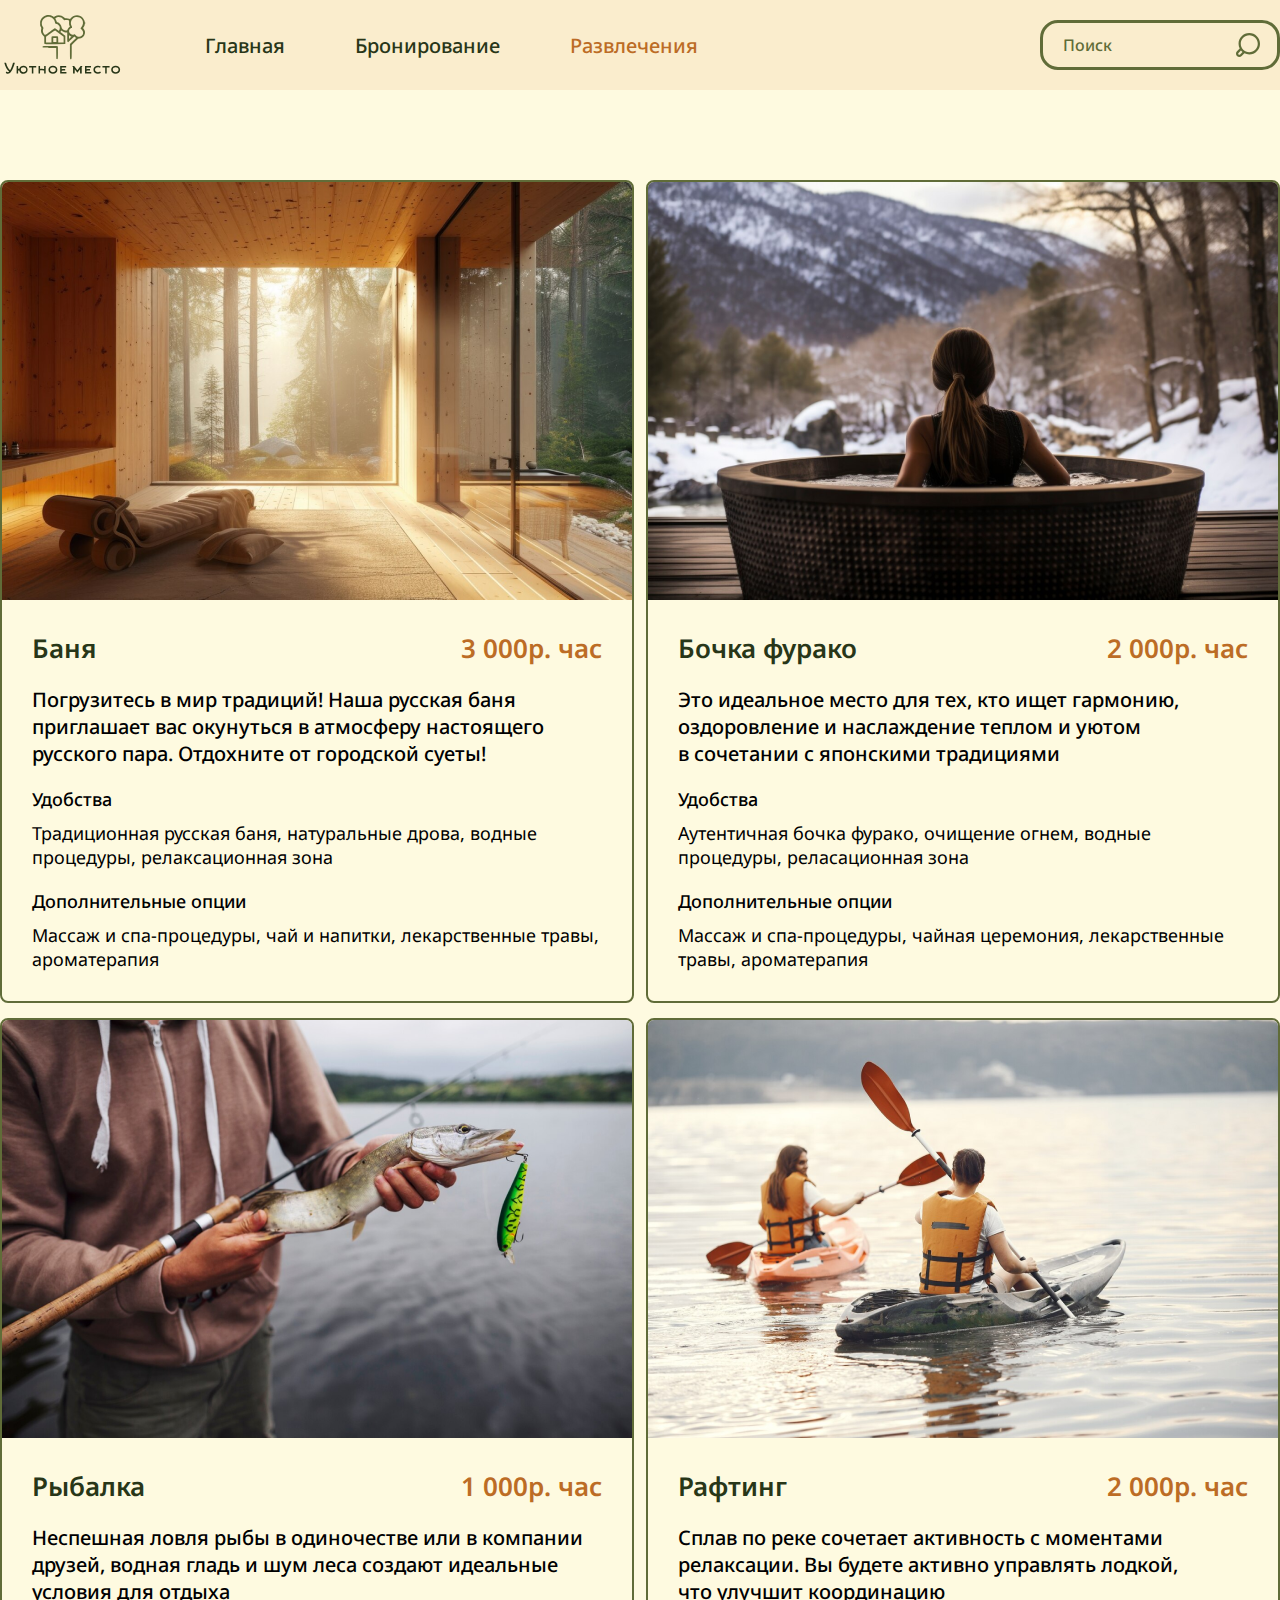
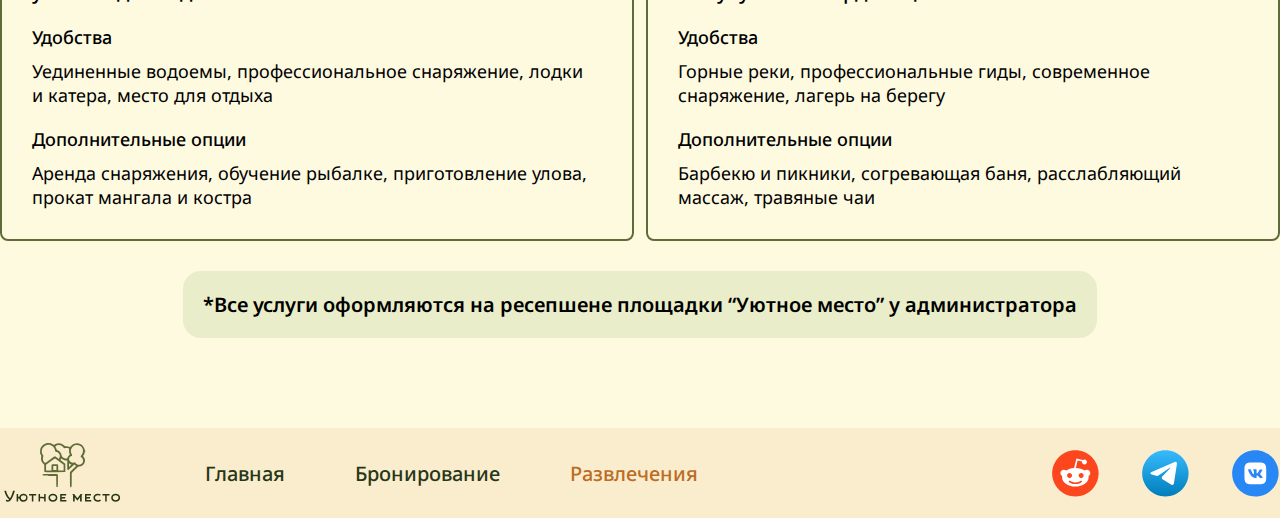
<file: entertainment.html>
<!DOCTYPE html>
<html lang="en">

<head>
    <meta charset="UTF-8">
    <meta name="viewport" content="width=device-width, initial-scale=1.0">
    <title>Уютное место: Развлечения</title>
    <link rel="stylesheet" href="./css/clear.css">
</head>

<body>
    <header class="header">
        <div class="container">
            <div class="header__content">
                <div class="header__bar">
                    <img class="header__logo" src="./images/logo.svg" alt="">
                    <ul class="menu">
                        <li class="menu__item">
                            <a class="menu__link navbar-link" href="./index.html">Главная</a>
                        </li>
                        <li class="menu__item">
                            <a class="menu__link navbar-link" href="./booking.html">Бронирование</a>
                        </li>
                        <li class="menu__item">
                            <a class="menu__link-active navbar-link" href="./entertainment.html">Развлечения</a>
                        </li>
                    </ul>
                    <div class="header__search">
                        <input class="header__input input" type="text" placeholder="Поиск">
                        <button class="header__loupe"><svg width="24" height="24" viewBox="0 0 24 24" fill="none"
                                xmlns="http://www.w3.org/2000/svg">
                                <g clip-path="url(#clip0_108_1270)">
                                    <path
                                        d="M13.2697 0C7.35326 0 2.53986 4.8134 2.53986 10.7299C2.53986 12.4769 2.95981 14.1276 3.70363 15.5867L0.973303 18.317C-0.325085 19.6153 -0.325085 21.7279 0.973303 23.0262C1.62243 23.6754 2.47517 24 3.32788 24C4.18062 24 5.03342 23.6754 5.6825 23.0262L8.41277 20.2959C9.87204 21.0398 11.5227 21.4597 13.2697 21.4597C19.1861 21.4597 23.9995 16.6463 23.9995 10.7299C23.9995 4.81344 19.1861 0 13.2697 0ZM4.11284 21.4565C3.67995 21.8894 2.97585 21.8892 2.54305 21.4565C2.11021 21.0237 2.11021 20.3195 2.54305 19.8867L4.94211 17.4878C5.41006 18.0633 5.93628 18.5895 6.51185 19.0575L4.11284 21.4565ZM13.2697 19.2397C8.57735 19.2397 4.75981 15.4222 4.75981 10.7299C4.75981 6.03754 8.57735 2.22 13.2697 2.22C17.962 2.22 21.7795 6.03749 21.7795 10.7299C21.7795 15.4222 17.962 19.2397 13.2697 19.2397Z"
                                        fill="currentColor" />
                                </g>
                                <defs>
                                    <clipPath id="clip0_108_1270">
                                        <rect width="24" height="24" fill="white" />
                                    </clipPath>
                                </defs>
                            </svg></button>
                    </div>
                </div>
                <div class="header__bar">
                    <ul class="menu">
                        <li class="menu__item">
                            <a class="menu__link navbar-link" href="./index.html">Главная</a>
                        </li>
                        <li class="menu__item">
                            <a class="menu__link navbar-link" href="./booking.html">Бронирование</a>
                        </li>
                        <li class="menu__item">
                            <a class="menu__link-active navbar-link" href="./entertainment.html">Развлечения</a>
                        </li>
                    </ul>
                </div>
            </div>
        </div>
    </header>
    <main>
        <section class="entertainment-cards">
            <div class="container">
                <div class="entertainment-cards__content">
                    <div class="card">
                        <img class="card__image" src="./images/entertainment_card_1.png" alt="">
                        <div class="card__content">
                            <div class="card__main-info">
                                <p class="card__title">Баня</p>
                                <p class="card__price">3 000р. час</p>
                            </div>
                            <p class="card__description simple-text">Погрузитесь в мир традиций! Наша
                                русская баня приглашает вас окунуться в атмосферу настоящего русского пара. Отдохните от
                                городской суеты!</p>
                            <p class="card__subtitle">Удобства</p>
                            <p class="card__text">Традиционная русская баня, натуральные дрова, водные процедуры,
                                релаксационная зона</p>
                            <p class="card__subtitle">Дополнительные опции</p>
                            <p class="card__text">Массаж и спа-процедуры, чай <br class="break-mobile"> и напитки,
                                лекарственные травы,
                                ароматерапия </p>
                        </div>
                    </div>
                    <div class="card">
                        <img class="card__image" src="./images/entertainment_card_2.png" alt="">
                        <div class="card__content">
                            <div class="card__main-info">
                                <p class="card__title">Бочка фурако</p>
                                <p class="card__price">2 000р. час</p>
                            </div>
                            <p class="card__description simple-text">Это идеальное место для тех, кто ищет гармонию,
                                оздоровление <br class="break-mobile"> и наслаждение теплом и уютом <br>
                                в сочетании с японскими традициями</p>
                            <p class="card__subtitle">Удобства</p>
                            <p class="card__text">Аутентичная бочка фурако, очищение огнем, водные процедуры,
                                реласационная зона</p>
                            <p class="card__subtitle">Дополнительные опции</p>
                            <p class="card__text">Массаж и спа-процедуры, чайная церемония, лекарственные травы,
                                ароматерапия  </p>
                        </div>
                    </div>
                    <div class="card">
                        <img class="card__image" src="./images/entertainment_card_3.png" alt="">
                        <div class="card__content">
                            <div class="card__main-info">
                                <p class="card__title">Рыбалка</p>
                                <p class="card__price">1 000р. час</p>
                            </div>
                            <p class="card__description simple-text">Неспешная ловля рыбы в одиночестве или
                                в компании друзей, водная гладь <br class="break-mobile"> и шум леса создают идеальные
                                условия для отдыха </p>
                            <p class="card__subtitle">Удобства</p>
                            <p class="card__text">Уединенные водоемы, профессиональное снаряжение, лодки <br
                                    class="break-desktop"> и катера, место для отдыха</p>
                            <p class="card__subtitle">Дополнительные опции</p>
                            <p class="card__text">Аренда снаряжения, обучение рыбалке, приготовление улова, прокат
                                мангала и костра </p>
                        </div>
                    </div>
                    <div class="card">
                        <img class="card__image" src="./images/entertainment_card_4.png" alt="">
                        <div class="card__content">
                            <div class="card__main-info">
                                <p class="card__title">Рафтинг</p>
                                <p class="card__price">2 000р. час</p>
                            </div>
                            <p class="card__description simple-text">Сплав по реке сочетает активность <br
                                    class="break-mobile"> с моментами релаксации. Вы будете активно управлять лодкой,
                                <br> что улучшит координацию</p>
                            <p class="card__subtitle">Удобства</p>
                            <p class="card__text">Горные реки, профессиональные гиды, современное снаряжение, лагерь на
                                берегу</p>
                            <p class="card__subtitle">Дополнительные опции</p>
                            <p class="card__text">Барбекю и пикники, согревающая баня, расслабляющий массаж, травяные
                                чаи </p>
                        </div>
                    </div>
                </div>
                <div class="entertainment-cards__attention">
                    <p class="entertainment-cards__attention-text">*Все услуги оформляются на ресепшене площадки “Уютное
                        место” у администратора</p>
                </div>
            </div>
        </section>
    </main>
    <footer class="footer">
        <div class="container">
            <div class="footer__content">
                <img class="footer__logo" src="./images/logo.svg" alt="">
                <ul class="menu">
                    <li class="menu__item">
                        <a class="menu__link navbar-link" href="./index.html">Главная</a>
                    </li>
                    <li class="menu__item">
                        <a class="menu__link navbar-link" href="./booking.html">Бронирование</a>
                    </li>
                    <li class="menu__item">
                        <a class="menu__link-active navbar-link" href="./entertainment.html">Развлечения</a>
                    </li>
                </ul>
                <div class="footer__social">
                    <a class="footer__social-link" href=""><img class="footer__social-image" src="./images/reddit.svg"
                            alt=""></a>
                    <a class="footer__social-link" href=""><img class="footer__social-image" src="./images/telegram.svg"
                            alt=""></a>
                    <a class="footer__social-link" href=""><img class="footer__social-image" src="./images/vk.svg"
                            alt=""></a>
                </div>
            </div>
        </div>
    </footer>
</body>

</html>
</file>
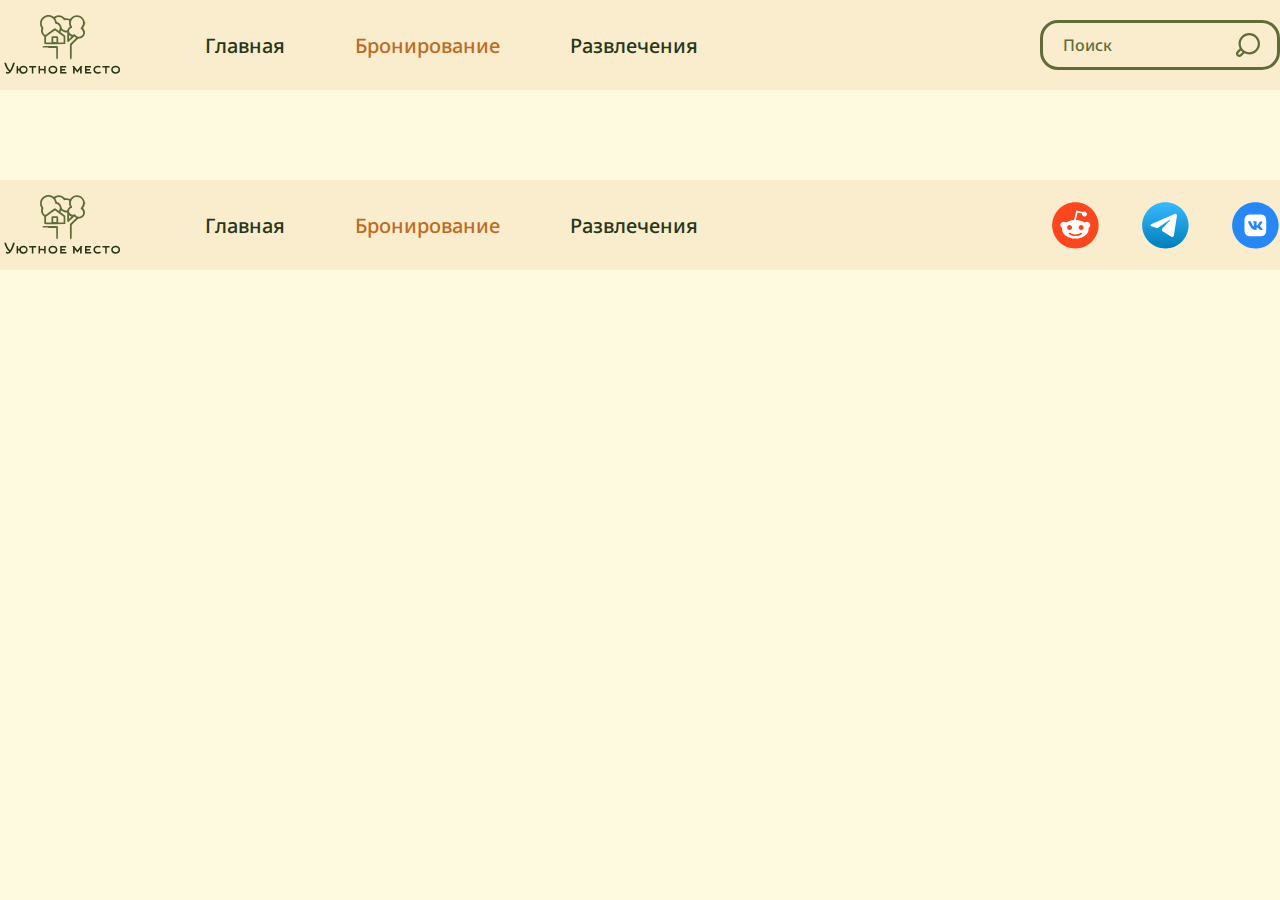
<file: html/booking.html>
<!DOCTYPE html>
<html lang="en">

<head>
    <meta charset="UTF-8">
    <meta name="viewport" content="width=device-width, initial-scale=1.0">
    <title>Уютное место: Бронирование</title>
    <link rel="stylesheet" href="../css/clear.css">
</head>

<body>

    <body>
        <header class="header">
            <div class="container">
                <div class="header__content">
                    <div class="header__bar">
                        <img class="header__logo" src="../images/logo.svg" alt="">
                        <ul class="menu">
                            <li class="menu__item">
                                <a class="menu__link navbar-link" href="./index.html">Главная</a>
                            </li>
                            <li class="menu__item">
                                <a class="menu__link-active navbar-link" href="./booking.html">Бронирование</a>
                            </li>
                            <li class="menu__item">
                                <a class="menu__link navbar-link" href="./entertainment.html">Развлечения</a>
                            </li>
                        </ul>
                        <div class="header__search">
                            <input class="header__input input" type="text" placeholder="Поиск">
                            <button class="header__loupe"><svg width="24" height="24" viewBox="0 0 24 24" fill="none"
                                    xmlns="http://www.w3.org/2000/svg">
                                    <g clip-path="url(#clip0_108_1270)">
                                        <path
                                            d="M13.2697 0C7.35326 0 2.53986 4.8134 2.53986 10.7299C2.53986 12.4769 2.95981 14.1276 3.70363 15.5867L0.973303 18.317C-0.325085 19.6153 -0.325085 21.7279 0.973303 23.0262C1.62243 23.6754 2.47517 24 3.32788 24C4.18062 24 5.03342 23.6754 5.6825 23.0262L8.41277 20.2959C9.87204 21.0398 11.5227 21.4597 13.2697 21.4597C19.1861 21.4597 23.9995 16.6463 23.9995 10.7299C23.9995 4.81344 19.1861 0 13.2697 0ZM4.11284 21.4565C3.67995 21.8894 2.97585 21.8892 2.54305 21.4565C2.11021 21.0237 2.11021 20.3195 2.54305 19.8867L4.94211 17.4878C5.41006 18.0633 5.93628 18.5895 6.51185 19.0575L4.11284 21.4565ZM13.2697 19.2397C8.57735 19.2397 4.75981 15.4222 4.75981 10.7299C4.75981 6.03754 8.57735 2.22 13.2697 2.22C17.962 2.22 21.7795 6.03749 21.7795 10.7299C21.7795 15.4222 17.962 19.2397 13.2697 19.2397Z"
                                            fill="currentColor" />
                                    </g>
                                    <defs>
                                        <clipPath id="clip0_108_1270">
                                            <rect width="24" height="24" fill="white" />
                                        </clipPath>
                                    </defs>
                                </svg></button>
                        </div>
                    </div>
                    <div class="header__bar">
                        <ul class="menu">
                            <li class="menu__item">
                                <a class="menu__link navbar-link" href="./index.html">Главная</a>
                            </li>
                            <li class="menu__item">
                                <a class="menu__link-active navbar-link" href="./booking.html">Бронирование</a>
                            </li>
                            <li class="menu__item">
                                <a class="menu__link navbar-link" href="./entertainment.html">Развлечения</a>
                            </li>
                        </ul>
                    </div>
                </div>
            </div>
        </header>
        <footer class="footer">
            <div class="container">
                <div class="footer__content">
                    <img class="footer__logo" src="../images/logo.svg" alt="">
                    <ul class="menu">
                        <li class="menu__item">
                            <a class="menu__link navbar-link" href="./index.html">Главная</a>
                        </li>
                        <li class="menu__item">
                            <a class="menu__link-active navbar-link" href="./booking.html">Бронирование</a>
                        </li>
                        <li class="menu__item">
                            <a class="menu__link navbar-link" href="./entertainment.html">Развлечения</a>
                        </li>
                    </ul>
                    <div class="footer__social">
                        <a class="footer__social-link" href=""><img class="footer__social-image"
                                src="../images/reddit.svg" alt=""></a>
                        <a class="footer__social-link" href=""><img class="footer__social-image"
                                src="../images/telegram.svg" alt=""></a>
                        <a class="footer__social-link" href=""><img class="footer__social-image" src="../images/vk.svg"
                                alt=""></a>
                    </div>
                </div>
            </div>
        </footer>
        <script src="../main.js"></script>
    </body>

</html>
</file>
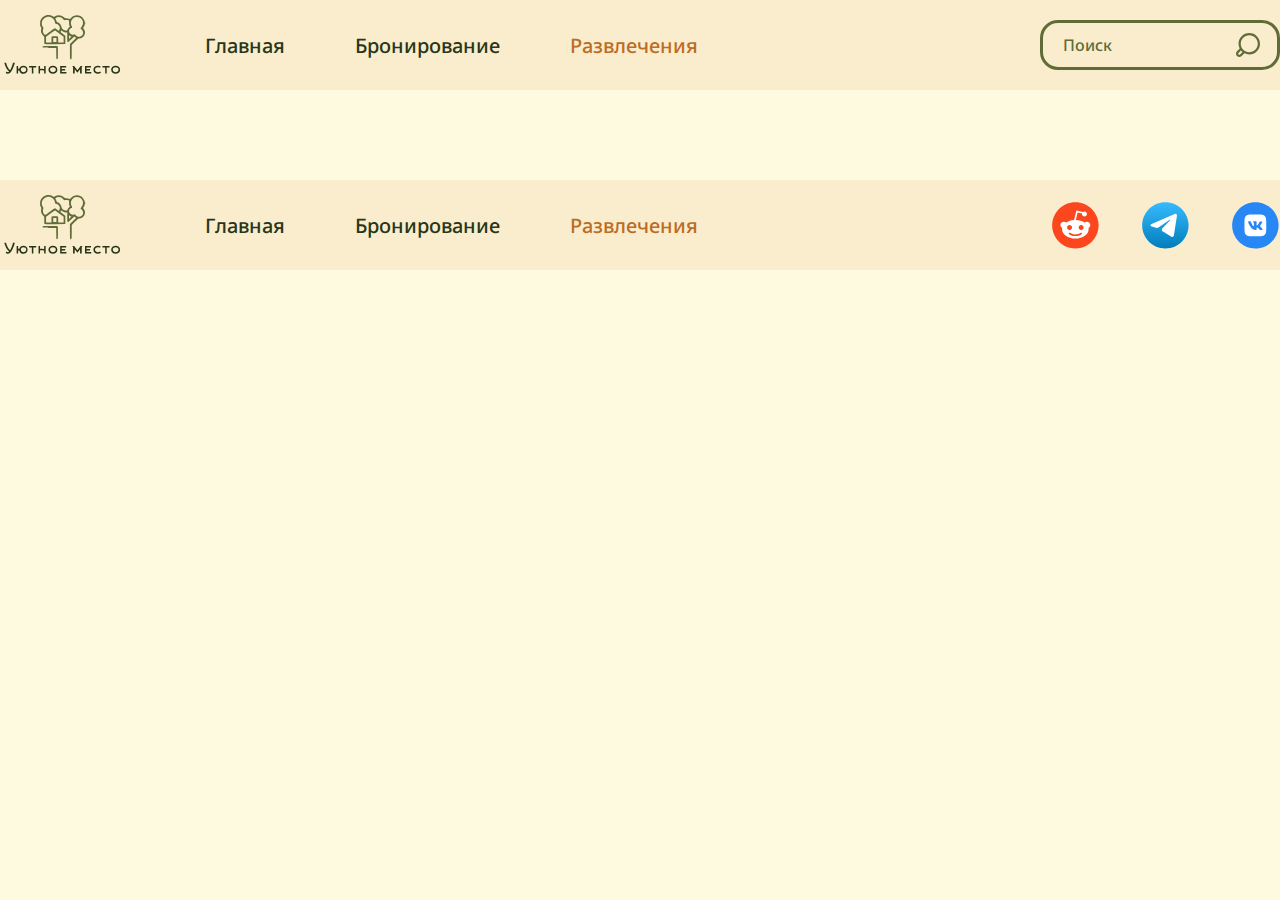
<file: html/entertainment.html>
<!DOCTYPE html>
<html lang="en">

<head>
    <meta charset="UTF-8">
    <meta name="viewport" content="width=device-width, initial-scale=1.0">
    <title>Уютное место: Развлечения</title>
    <link rel="stylesheet" href="../css/clear.css">
</head>

<body>
    <header class="header">
        <div class="container">
            <div class="header__content">
                <div class="header__bar">
                    <img class="header__logo" src="../images/logo.svg" alt="">
                    <ul class="menu">
                        <li class="menu__item">
                            <a class="menu__link navbar-link" href="./index.html">Главная</a>
                        </li>
                        <li class="menu__item">
                            <a class="menu__link navbar-link" href="./booking.html">Бронирование</a>
                        </li>
                        <li class="menu__item">
                            <a class="menu__link-active navbar-link" href="./entertainment.html">Развлечения</a>
                        </li>
                    </ul>
                    <div class="header__search">
                        <input class="header__input input" type="text" placeholder="Поиск">
                        <button class="header__loupe"><svg width="24" height="24" viewBox="0 0 24 24" fill="none"
                                xmlns="http://www.w3.org/2000/svg">
                                <g clip-path="url(#clip0_108_1270)">
                                    <path
                                        d="M13.2697 0C7.35326 0 2.53986 4.8134 2.53986 10.7299C2.53986 12.4769 2.95981 14.1276 3.70363 15.5867L0.973303 18.317C-0.325085 19.6153 -0.325085 21.7279 0.973303 23.0262C1.62243 23.6754 2.47517 24 3.32788 24C4.18062 24 5.03342 23.6754 5.6825 23.0262L8.41277 20.2959C9.87204 21.0398 11.5227 21.4597 13.2697 21.4597C19.1861 21.4597 23.9995 16.6463 23.9995 10.7299C23.9995 4.81344 19.1861 0 13.2697 0ZM4.11284 21.4565C3.67995 21.8894 2.97585 21.8892 2.54305 21.4565C2.11021 21.0237 2.11021 20.3195 2.54305 19.8867L4.94211 17.4878C5.41006 18.0633 5.93628 18.5895 6.51185 19.0575L4.11284 21.4565ZM13.2697 19.2397C8.57735 19.2397 4.75981 15.4222 4.75981 10.7299C4.75981 6.03754 8.57735 2.22 13.2697 2.22C17.962 2.22 21.7795 6.03749 21.7795 10.7299C21.7795 15.4222 17.962 19.2397 13.2697 19.2397Z"
                                        fill="currentColor" />
                                </g>
                                <defs>
                                    <clipPath id="clip0_108_1270">
                                        <rect width="24" height="24" fill="white" />
                                    </clipPath>
                                </defs>
                            </svg></button>
                    </div>
                </div>
                <div class="header__bar">
                    <ul class="menu">
                        <li class="menu__item">
                            <a class="menu__link navbar-link" href="./index.html">Главная</a>
                        </li>
                        <li class="menu__item">
                            <a class="menu__link navbar-link" href="./booking.html">Бронирование</a>
                        </li>
                        <li class="menu__item">
                            <a class="menu__link-active navbar-link" href="./entertainment.html">Развлечения</a>
                        </li>
                    </ul>
                </div>
            </div>
        </div>
    </header>
    <footer class="footer">
        <div class="container">
            <div class="footer__content">
                <img class="footer__logo" src="../images/logo.svg" alt="">
                <ul class="menu">
                    <li class="menu__item">
                        <a class="menu__link navbar-link" href="./index.html">Главная</a>
                    </li>
                    <li class="menu__item">
                        <a class="menu__link navbar-link" href="./booking.html">Бронирование</a>
                    </li>
                    <li class="menu__item">
                        <a class="menu__link-active navbar-link" href="./entertainment.html">Развлечения</a>
                    </li>
                </ul>
                <div class="footer__social">
                    <a class="footer__social-link" href=""><img class="footer__social-image" src="../images/reddit.svg"
                            alt=""></a>
                    <a class="footer__social-link" href=""><img class="footer__social-image" src="../images/telegram.svg"
                            alt=""></a>
                    <a class="footer__social-link" href=""><img class="footer__social-image" src="../images/vk.svg"
                            alt=""></a>
                </div>
            </div>
        </div>
    </footer>
    <script src="../main.js"></script>
</body>

</html>
</file>
<file: css/clear.css>
@import url("https://fonts.googleapis.com/css2?family=Noto+Sans:ital,wght@0,100..900;1,100..900&display=swap");*{border:none;margin:0;padding:0}*,:after,:before{box-sizing:border-box}a,a:hover,a:link,a:visited{text-decoration:none}aside,footer,header,main,nav,section{display:block}h1,h2,h3,h4,h5,h6,p{font-size:inherit;font-weight:inherit}ul,ul li{list-style:none}img{vertical-align:top}img,svg{height:auto;max-width:100%}address{font-style:normal}button,input,select,textarea{background-color:transparent;color:inherit;font-family:inherit;font-size:inherit}input::-ms-clear{display:none}button,input[type=submit]{background-color:transparent;background:none;box-shadow:none;cursor:pointer;display:inline-block}button:active,button:focus,input:active,input:focus{outline:none}button::-moz-focus-inner{border:0;padding:0}label{cursor:pointer}legend{display:block}.main__title{color:#faedcd;font-family:Noto Sans;font-size:1.875rem;font-style:normal;font-weight:600}.main__subtitle{color:#faedcd;font-family:Noto Sans;font-size:1rem;font-style:normal;font-weight:600}.secondary-title{color:#283618;font-family:Noto Sans;font-size:1.625rem;font-style:normal;font-weight:700}.about__topic{color:#000;font-family:Noto Sans;font-size:1rem;font-style:normal;font-weight:500}.simple-text{color:#000;font-family:Noto Sans;font-size:.875rem;font-style:normal;font-weight:500}.entertainment .card__title,.habitation .card__title{color:#283618;font-family:Noto Sans;font-size:1.25rem;font-style:normal;font-weight:700}.habitation .card__price{color:#bc6c25;font-family:Noto Sans;font-size:1.25rem;font-style:normal;font-weight:700}.reviews .card__name{color:#283618;font-family:Noto Sans;font-size:1rem;font-style:normal;font-weight:700}.contact__text{color:#283618;font-family:Noto Sans;font-size:1rem;font-style:normal;font-weight:500}.booking .card__title,.entertainment-cards .card__title{color:#283618;font-family:Noto Sans;font-size:1.25rem;font-style:normal;font-weight:600}.booking .card__price,.entertainment-cards .card__price{color:#bc6c25;font-family:Noto Sans;font-size:1rem;font-style:normal;font-weight:600}.booking .card__subtitle-text,.entertainment-cards .card__subtitle{color:#000;font-family:Noto Sans;font-size:1rem;font-style:normal;font-weight:500}.booking .card__text,.entertainment-cards .card__text{color:#000;font-family:Noto Sans;font-size:1rem;font-style:normal;font-weight:400}.entertainment-cards__attention-text{color:#000;font-family:Noto Sans;font-size:.75rem;font-style:normal;font-weight:600}.booking .card__more{color:#bc6c25;font-family:Noto Sans;font-size:.75rem;font-style:normal;font-weight:600}.booking .card__hide{color:#283618;font-family:Noto Sans;font-size:.75rem;font-style:normal;font-weight:600}.booking__placeholder{color:#606c38;font-size:1rem;font-weight:500}.booking__placeholder,.payment__title{font-family:Noto Sans;font-style:normal}.payment__title{color:#283618;font-size:1.25rem;font-weight:600}.payment__subtitle{color:#000;font-family:Noto Sans;font-size:1rem;font-style:normal;font-weight:500}.payment__text{color:#000;font-family:Noto Sans;font-size:.875rem;font-style:normal;font-weight:500}.payment .hint__text{color:#000;font-family:Noto Sans;font-size:1rem;font-style:normal;font-weight:500}.payment .slogan__text{font-size:1.125rem;font-weight:700}.navbar-link,.payment .slogan__text{color:#283618;font-family:Noto Sans;font-style:normal}.navbar-link{font-size:.875rem;font-weight:500}.navbar-link:active,.navbar-link:hover{color:#bc6c25}.entertainment .card__link{color:#283618;font-family:Noto Sans;font-size:.875rem;font-style:normal;font-weight:600}.entertainment .card__link:active,.entertainment .card__link:hover{color:#bc6c25}.payment__back{color:#283618;font-family:Noto Sans;font-size:1rem;font-style:normal;font-weight:600}.payment__back:active,.payment__back:hover{color:#bc6c25}.container{margin:0 auto;width:300px}.entertainment .card__link,.entertainment .card__link:hover,.footer__social-link,.footer__social-link:hover,.green-button,.green-button:hover,.input,.input:hover,.navbar-link,.navbar-link:hover,.payment__back,.payment__back:hover,.select,.select:hover,.white-button,.white-button:hover{transition:.3s}.entertainment .card__link:active,.footer__social-link:active,.green-button:active,.input:active,.navbar-link:active,.payment__back:active,.select:active,.white-button:active{transition:.05s}.green-button:active,.white-button:active{transform:scale(.9)}.input,.select{background-color:#faedcd;border-color:#606c38;border-style:solid;color:#606c38;font-family:Noto Sans;font-weight:500}.input:active,.input:focus,.input:hover,.select:active,.select:focus,.select:hover{background-color:#ccd5ae;border-color:#283618;color:#283618}.input:active::-moz-placeholder,.input:focus::-moz-placeholder,.input:hover::-moz-placeholder,.select:active::-moz-placeholder,.select:focus::-moz-placeholder,.select:hover::-moz-placeholder{color:#283618}.input:active::placeholder,.input:focus::placeholder,.input:hover::placeholder,.select:active::placeholder,.select:focus::placeholder,.select:hover::placeholder{color:#283618}.input::-moz-placeholder,.select::-moz-placeholder{color:#606c38}.input::placeholder,.select::placeholder{color:#606c38}.slider{overflow-x:scroll;overflow-y:hidden;scroll-snap-type:x mandatory}.slider__slides{transition:transform .5s ease-in-out}.slider__slide{position:relative;scroll-snap-align:start}html{background-color:#fefae0}.secondary-title{margin-bottom:20px}.break-mobile{display:block}.break-desktop{display:none}.white-button{background-color:#faedcd;border-color:#606c38;border-style:solid;color:#606c38;font-family:Noto Sans;font-weight:500}.white-button:hover{background-color:#606c38;border-color:#283618;color:#fefae0}.white-button:active{background-color:#faedcd;border-color:#606c38;color:#606c38}.green-button{background-color:#606c38;border-color:#283618;border-style:solid;color:#fefae0;font-family:Noto Sans;font-weight:500}.green-button:hover{background-color:#faedcd;border-color:#606c38;color:#606c38}.green-button:active{background-color:#606c38;border-color:#283618;color:#fefae0}.header{background-color:#faedcd}.header__logo{height:52px;width:80px}.header .menu{align-items:center;display:flex;justify-content:space-between}.header .menu:nth-child(2){display:none}.header .menu__link-active{color:#bc6c25}.header__bar:first-child{align-items:center;display:flex;justify-content:space-between;padding-bottom:3px;padding-top:3px}.header__bar:last-child{border-top:1px solid #283618;padding-bottom:10px;padding-top:10px}.header__search{margin-left:auto;position:relative}.header__input{border-radius:10px;border-width:2px;font-size:.75rem;height:28px;padding:6px 26px 6px 10px;width:140px}.header__loupe{color:#606c38;height:13px;position:absolute;right:10px;top:7px;width:13px}.header__loupe:active,.header__loupe:hover{color:#bc6c25}.footer{background-color:#faedcd;margin-top:40px;padding-bottom:5px;padding-top:5px}.footer__content{align-items:center;display:flex;justify-content:space-between}.footer__logo{height:52px;width:80px}.footer__social{align-items:center;display:flex;gap:20px}.footer__social-link:hover{scale:1.2}.footer__social-link:active{scale:.9}.footer .menu{display:none}.footer .menu__link-active{color:#bc6c25}.main{background-image:url(../images/main_photo.png);background-position:50%;background-repeat:no-repeat;height:320px}.main__content{padding-top:75px}.main__substrate{background-color:rgba(0,0,0,.3);border-radius:18px;display:flex;flex-direction:column;height:171px;justify-content:space-between;padding:15px;width:300px}.main__button{border-radius:18px;border-width:3px;font-size:.875rem;padding:12.5px 18.5px}.main__row:first-child .main__button{display:none}.main__row:nth-child(2){align-items:center;display:flex;justify-content:space-between}.main__row:nth-child(2) .main__title{display:none}.about{margin-top:40px}.about__highlight{color:#bc6c25;font-weight:700}.about__collage{display:none;margin-top:30px}.about__collage .about__text:nth-child(2),.about__collage .about__text:nth-child(4){margin-left:auto}.about__text{padding:20px;transition:opacity 1s ease-in-out}.about__image{height:311px;margin-bottom:10px;margin-top:10px;width:300px}.about__text-slider{background-color:#e9edc9;border-radius:18px}.habitation{margin-top:40px}.habitation__indicators{align-items:center;display:flex;gap:20px;height:-moz-fit-content;height:fit-content;margin-left:auto;margin-right:auto;margin-top:20px;width:-moz-fit-content;width:fit-content}.habitation__indicator{border-radius:50%;height:16px;transition:all .2s ease-in-out;width:16px}.habitation .card{height:477px;width:300px}.habitation .card__main-info{align-items:center;display:flex;justify-content:space-between;padding-bottom:10px;padding-top:10px}.habitation .card__description{padding-bottom:10px}.habitation .card__image{height:300px;width:300px}.habitation .card__button{border-radius:18px;border-width:3px;font-size:1.125rem;height:44px;width:300px}.habitation .slider{height:477px;width:300px}.habitation .slider__slides{align-items:center;display:flex;gap:30px;justify-content:space-between}.habitation .slider__line{display:none}.food{background-color:#e9edc9;margin-top:40px;padding-bottom:20px;padding-top:20px}.food__collage{margin-bottom:10px}.food__image{height:200px;transition:opacity .5s ease-in-out;width:300px}.food__image:nth-child(2),.food__image:nth-child(3){display:none}.food__description{padding-bottom:10px;padding-top:10px}.food__description-bold{font-weight:700}.food__menu{align-items:center;border:4px solid #606c38;border-radius:20px;display:flex;flex-direction:column;height:785px;justify-content:center;width:300px}.food__menu-content{height:745px;width:260px}.food__seasons{align-items:center;display:flex;flex-direction:column;gap:10px}.food__season{align-items:center;display:flex;justify-content:space-between;width:260px}.food__season-text{height:57px;width:193px}.entertainment{margin-top:40px}.entertainment__indicators{align-items:center;display:flex;gap:20px;height:-moz-fit-content;height:fit-content;margin-left:auto;margin-right:auto;margin-top:20px;width:-moz-fit-content;width:fit-content}.entertainment__indicator{border-radius:50%;height:16px;transition:all .2s ease-in-out;width:16px}.entertainment .card{align-items:center;background-color:#e9edc9;border-radius:20px;display:flex;height:362px;justify-content:center;width:300px}.entertainment .card__main-info{align-items:center;display:flex;justify-content:space-between;padding-bottom:10px;padding-top:10px}.entertainment .card__content{height:322px;width:260px}.entertainment .card__link{display:flex;gap:4px}.entertainment .card__image{border-radius:18px}.entertainment .card__arrow{height:10px;margin-top:6px;width:8px}.entertainment .slider{height:362px;width:300px}.entertainment .slider__slides{align-items:center;display:flex;gap:30px}.news{background-color:#e9edc9;margin-top:40px;padding-bottom:20px;padding-top:20px}.news__description{margin-bottom:20px;margin-top:20px}.news__form{align-items:center;display:flex;flex-direction:column;gap:10px}.news__input{border-radius:18px;border-width:3px;font-size:1rem;height:44px;padding-left:30px;padding-right:30px;width:300px}.news__button{border-radius:18px;border-width:3px;font-size:1rem;height:44px;width:300px}.reviews{margin-bottom:40px;margin-top:40px}.reviews__indicators{align-items:center;display:flex;gap:20px;height:-moz-fit-content;height:fit-content;margin-left:auto;margin-right:auto;margin-top:20px;width:-moz-fit-content;width:fit-content}.reviews__indicator{border-radius:50%;height:16px;transition:all .2s ease-in-out;width:16px}.reviews .card__reviewer{background-color:#e9edc9;border-radius:18px;height:-moz-fit-content;height:fit-content;width:-moz-fit-content;width:fit-content}.reviews .card__reviewer-content{align-items:center;display:flex;gap:15px;padding:10px 20px}.reviews .card__text{background-color:#e9edc9;border-radius:18px;height:202px;margin-top:10px;width:300px}.reviews .card__description{padding:15px 20px}.reviews .card__image{height:40px;width:40px}.reviews .slider{height:272px;width:300px}.reviews .slider__slides{align-items:center;display:flex;flex-direction:row;gap:30px}.photos{margin-top:40px}.photos__collage{display:flex;flex-wrap:wrap;gap:25px}.photos__image{border-radius:18px;height:280px;-o-object-fit:cover;object-fit:cover;transition:opacity .5s ease-in-out;width:300px}.photos__image:nth-child(2),.photos__image:nth-child(3),.photos__image:nth-child(4){display:none}.questions{margin-top:40px}.questions__text{color:#283618;font-weight:600;margin-bottom:12px;margin-left:20px;margin-top:8px}.questions__container{align-items:center;display:flex;flex-wrap:wrap;gap:10px}.questions__question{background-color:#e9edc9;border:2px solid #283618;border-radius:18px;height:44px;overflow:hidden;transition:height .3s ease;width:300px}.questions__question-bar{align-items:center;display:flex;justify-content:space-between}.questions__button{background-color:#606c38;border-radius:50%;height:28px;margin-bottom:8px;margin-right:14px;margin-top:7px;width:28px}.questions__answer{margin-top:5px;padding-bottom:12px;padding-left:20px;padding-right:20px}.questions__plus{transition:transform .3s ease}.contact{margin-top:40px}.contact__info-map{align-items:center;display:flex;flex-direction:column-reverse;gap:20px}.contact__info{align-items:center;display:flex;flex-direction:column;gap:20px}.contact__block{align-items:center;display:flex;flex-direction:column;gap:10px}.contact__map{border:2px solid #283618;border-radius:18px;height:260px;width:300px}.booking{margin-top:40px}.booking__filter{align-items:center;display:flex;flex-direction:column;gap:10px;justify-content:space-between}.booking__input,.booking__select{border-radius:18px;border-width:3px;font-size:1rem;height:44px;padding-left:20px;width:300px}.booking__select{-webkit-appearance:none;-moz-appearance:none;appearance:none}.booking__select-container{position:relative}.booking__input{-webkit-appearance:none;-moz-appearance:none;appearance:none;padding-right:18px}.booking__input::-webkit-calendar-picker-indicator{opacity:0;z-index:100}.booking__input-container{position:relative}.booking__calendar{height:18px;position:absolute;right:23px;top:13px;width:18px}.booking__placeholder{left:25px;position:absolute;top:11px}.booking__arrow{position:absolute;right:23px;top:18px}.booking__button{border-radius:18px;border-width:3px;font-size:1rem;height:44px;margin-top:5px;width:300px}.booking__cards{align-items:center;display:flex;flex-direction:column;gap:20px;margin-top:30px}.booking .card{border:2px solid #606c38;border-radius:8px}.booking .card__image{height:360px;-o-object-fit:cover;object-fit:cover;width:300px}.booking .card__image-container{height:360px;width:300px}.booking .card__info{padding:10px}.booking .card__main-info{align-items:center;display:flex;justify-content:space-between}.booking .card__square{align-items:center;display:flex;gap:10px}.booking .card__icons{align-items:center;display:flex;gap:10px}.booking .card__icons-more{align-items:center;display:flex;justify-content:space-between;margin-bottom:10px;margin-top:10px;transition:opacity .5s ease}.booking .card__more{align-items:center;display:flex;gap:5px}.booking .card__more-arrow{height:10px;margin-top:2px;width:6px}.booking .card__button{border-radius:18px;border-width:3px;font-size:1rem;height:44px;width:280px}.booking .card__subtitle{align-items:center;display:flex;gap:10px;margin-bottom:5px;margin-top:10px}.booking .card__text:last-child{margin-bottom:10px}.booking .card__hide{align-items:center;display:flex;gap:10px;margin-bottom:10px;margin-top:10px}.booking .card__hide-arrow{height:10px;transform:rotate(-90deg);width:6px}.booking .card__additional-info{max-height:0;opacity:0;overflow:hidden;transition:max-height .5s ease,opacity .5s ease}.booking .slider{border-top-left-radius:6px;border-top-right-radius:6px;height:360px;overflow:hidden;width:300px}.booking .slider-container{position:relative}.booking .slider__slides{align-items:center;display:flex;flex-direction:space-between}.booking .slider__arrows{align-items:center;display:flex;justify-content:space-between;position:absolute;top:150px;width:300px}.booking .slider__arrow{height:70px;width:70px}.payment{display:none;left:50%;position:absolute;transform:translate(-50%,-50%);width:300px;z-index:10}.payment__content{background-color:#fefae0;border:5px solid #606c38;border-radius:10px}.payment__content-container{padding:20px}.payment__back{align-items:center;display:flex;gap:10px}.payment__back-arrow{height:14px;transform:rotate(180deg);width:7px}.payment__block{background-color:#e9edc9;border-radius:5px;margin-top:10px}.payment__block-content{padding:10px}.payment__image{border-radius:5px;height:150px;margin-bottom:10px;margin-top:10px;width:240px}.payment__dates,.payment__name-price{align-items:center;display:flex;justify-content:space-between}.payment__input{border-radius:18px;border-width:3px;font-size:1rem;height:44px;margin-top:10px;padding-left:30px;width:230px}.payment__input-month,.payment__input-year{height:44px;width:110px}.payment__month-year-cvv{flex-wrap:wrap}.payment__icons,.payment__month-year-cvv{align-items:center;display:flex;justify-content:space-between}.payment .conditions__subtitle{margin-bottom:5px;margin-top:10px}.payment .conditions__button{border-radius:18px;border-width:3px;font-size:1rem;height:44px;margin-top:10px;width:230px}.payment .hint__content{width:260px}.payment .slogan{display:none}.payment .bank__text{margin-top:10px}.payment .bank__button{border-radius:18px;border-width:3px;font-size:1rem;height:44px;margin-bottom:10px;margin-top:10px;width:230px}.overlay{background-color:rgba(0,0,0,.3);bottom:0;display:none;position:fixed;top:0;width:100%}.entertainment-cards{margin-top:40px}.entertainment-cards__content{align-items:center;display:flex;flex-direction:column;flex-wrap:wrap;gap:10px;justify-content:space-between}.entertainment-cards__attention{background-color:#e9edc9;border-radius:10px;margin-top:20px}.entertainment-cards__attention-text{padding:10px}.entertainment-cards .card{border:2px solid #606c38;border-radius:8px;height:-moz-fit-content;height:fit-content;width:-moz-fit-content;width:fit-content}.entertainment-cards .card__content{padding:10px}.entertainment-cards .card__main-info{align-items:center;display:flex;justify-content:space-between}.entertainment-cards .card__description{margin-bottom:10px;margin-top:10px}.entertainment-cards .card__subtitle{margin-bottom:8px}.entertainment-cards .card__text:nth-child(4){margin-bottom:10px}.entertainment-cards .card__image{border-top-left-radius:6px;border-top-right-radius:6px;height:360px;-o-object-fit:cover;object-fit:cover;width:300px}@media only screen and (min-width:1280px){.main__title{font-size:4rem}.main__subtitle{font-size:1.125rem}.secondary-title{font-size:2.625rem}.about__topic{font-size:1.625rem}.simple-text{font-size:1.25rem}.entertainment .card__title,.habitation .card__title{font-size:1.625rem}.habitation .card__price{font-size:1.5rem}.reviews .card__name{font-size:1.25rem}.contact__text{font-size:1.5rem}.booking .card__title,.entertainment-cards .card__title{font-size:1.625rem}.booking .card__price,.entertainment-cards .card__price{font-size:1.625rem}.booking .card__subtitle-text,.entertainment-cards .card__subtitle{font-size:1.125rem}.booking .card__text,.entertainment-cards .card__text{font-size:1.125rem}.entertainment-cards__attention-text{font-size:1.25rem}.booking .card__more{font-size:1.25rem}.booking .card__hide{font-size:1.25rem}.payment__title{font-size:1.625rem}.payment__subtitle{font-size:1.25rem}.payment__text{font-size:1.125rem}.payment .hint__text{font-size:1.125rem}.navbar-link{font-size:1.25rem}.entertainment .card__link{font-size:1.25rem}.payment__back{font-size:1.25rem}.container{width:1280px}.slider{overflow-x:hidden}.secondary-title{margin-bottom:30px}.break-mobile{display:none}.break-desktop{display:block}.header__logo{height:80px;width:125px}.header .menu:nth-child(2){align-items:center;display:flex;gap:70px;justify-content:space-between;margin-left:80px}.header__bar:first-child{display:flex;justify-content:flex-start;padding-bottom:5px;padding-top:5px}.header__bar:last-child{display:none}.header__input{border-radius:18px;border-width:3px;font-size:1rem;height:50px;padding:14px 54px 14px 20px;width:240px}.header__loupe{height:24px;right:20px;top:13px;width:24px}.footer{margin-top:90px}.footer__content{display:flex;justify-content:flex-start}.footer__logo{height:80px;width:125px}.footer__social{gap:40px;margin-left:auto}.footer__social-image{height:50px;width:50px}.footer .menu{align-items:center;display:flex;gap:70px;margin-left:80px}.main{background-image:url(../images/main_photo_desktop.png);height:700px}.main__content{display:flex;justify-content:center;padding-top:357px}.main__substrate{background-color:transparent;height:163px;padding:0;width:660px}.main__button{border-radius:20px;font-size:1.25rem;padding:14px 75.5px}.main__row{align-items:flex-end;display:flex;justify-content:space-between}.main__row:first-child .main__button{display:block;margin-bottom:4px}.main__row:first-child .main__title:nth-child(2){display:none}.main__row:nth-child(2) .main__title{display:block}.main__row:nth-child(2) .main__button{display:none}.about{margin-top:90px}.about__collage{display:flex;flex-wrap:wrap;gap:10px}.about__text{height:135px;padding:0;width:380px}.about__image{height:421px;width:406px}.about__text-slider{display:none}.about__info{height:417px;width:796px}.about__image-info{align-items:center;display:flex;flex-direction:row-reverse;justify-content:space-between}.habitation{margin-top:90px}.habitation__indicators{display:none}.habitation .card{height:630px;width:305px}.habitation .card__main-info{padding-bottom:14px;padding-top:16px}.habitation .card__description{padding-bottom:12.5px}.habitation .card__image{height:366px;width:305px}.habitation .card__button{border-radius:20px;height:53px;width:305px}.habitation .slider{height:-moz-fit-content;height:fit-content;width:1280px}.habitation .slider__slides{display:flex;gap:9px;height:-moz-fit-content;height:fit-content;width:1280px}.habitation .slider__slide{height:640px;width:305px}.habitation .slider__line{display:block}.food{margin-top:90px;padding-bottom:40px;padding-top:40px}.food__collage{align-items:center;display:flex;justify-content:space-between;margin-bottom:30px}.food__image{height:325px;width:410px}.food__image:nth-child(2),.food__image:nth-child(3){display:block}.food__description{padding-bottom:15px;padding-top:0}.food__menu{border-width:6px;height:423px;width:1280px}.food__menu-content{align-items:center;display:flex;flex-direction:row;height:352px;justify-content:space-between;width:1210px}.food__menu-main-info{height:349px;width:878px}.food__menu-image{height:353px;width:292px}.food__seasons{gap:15px}.food__season{height:52px;width:878px}.food__season-text{height:27px;width:810px}.entertainment{margin-top:90px}.entertainment__indicators{display:none}.entertainment .card{height:240px;width:630px}.entertainment .card__main-info{padding-bottom:12px;padding-top:0}.entertainment .card__content{align-items:center;display:flex;height:200px;justify-content:space-between;width:590px}.entertainment .card__link{gap:8px}.entertainment .card__text{height:182px;width:370px}.entertainment .card__image{border-radius:50%;height:200px;width:200px}.entertainment .card__arrow{height:16px;width:10px}.entertainment .slider{height:500px;width:1280px}.entertainment .slider__slides{display:flex;flex-wrap:wrap;gap:20px}.news{margin-top:90px;padding-bottom:40px;padding-top:40px}.news__description{margin-bottom:30px}.news__form{display:flex;flex-direction:row;justify-content:space-between}.news__input{font-size:1.125rem;height:60px;width:470px}.news__button{font-size:1.125rem;height:60px;width:240px}.reviews{margin-top:90px}.reviews__indicators{display:none}.reviews .card__text{height:202px;margin-top:20px;width:629px}.reviews .card__description{padding-bottom:20px;padding-top:20px}.reviews .card__image{height:50px;width:50px}.reviews .slider{height:614px;width:1280px}.reviews .slider__slides{display:flex;flex-wrap:wrap;gap:22px;justify-content:space-between}.reviews .slider__slide:nth-child(3),.reviews .slider__slide:nth-child(4){margin-top:8px}.photos{margin-top:90px}.photos__image{display:block!important;height:100%;width:100%}.photos__image:nth-child(2),.photos__image:nth-child(3){height:325px;width:845px}.photos__image:first-child,.photos__image:nth-child(4){height:325px;width:410px}.questions{margin-top:90px}.questions__text{margin-top:16px}.questions__question{border-width:3px;height:67px;width:1280px}.questions__button{height:40px;margin-right:20px;margin-top:12px;width:40px}.questions__answer{margin-top:12px;padding-bottom:20px}.questions__plus{height:24px;width:24px}.contact{margin-top:90px}.contact__info-map{display:flex;flex-direction:row;justify-content:space-between}.contact__info{align-items:flex-start;display:flex;gap:77px}.contact__block{align-items:flex-start;display:flex;gap:20px}.contact__block:first-child .contact__image{height:61px;width:65px}.contact__block:nth-child(2) .contact__image,.contact__block:nth-child(3) .contact__image{height:80px;width:80px}.contact__map{border-width:3px;height:580px;width:932px}.booking{margin-top:90px}.booking__filter{display:flex;flex-direction:row}.booking__input,.booking__select{font-size:1.125rem;height:60px;padding-left:25px;width:290px}.booking__input::-webkit-calendar-picker-indicator{height:24px;width:24px}.booking__calendar{height:24px;top:19px;width:24px}.booking__placeholder{display:none}.booking__arrow{height:20px;top:22px;width:20px}.booking__button{font-size:1.125rem;height:60px;margin-top:0;width:290px}.booking__cards{align-items:flex-start;display:flex;flex-direction:row;flex-wrap:wrap;justify-content:space-between;margin-top:50px}.booking .card{width:630px}.booking .card__image{height:418px;width:630px}.booking .card__image-container{height:418px;width:630px}.booking .card__info{padding:30px 45px}.booking .card__square{display:flex;gap:15px}.booking .card__square-icon{height:22px;width:22px}.booking .card__icons{display:flex;gap:30px}.booking .card__icons-more{margin-bottom:30px;margin-top:30px}.booking .card__icon{height:28px;width:28px}.booking .card__more{display:flex;gap:10px}.booking .card__more-arrow{height:18px;width:11px}.booking .card__button{font-size:1.125rem;height:53px;width:540px}.booking .card__subtitle{margin-bottom:10px;margin-top:20px}.booking .card__subtitle-icon{height:30px;width:30px}.booking .card__text:last-child{margin-bottom:20px}.booking .card__hide{display:flex;gap:15px;margin-bottom:20px;margin-top:20px}.booking .card__hide-arrow{height:18px;width:11px}.booking .slider{height:418px;width:627.5px}.booking .slider__arrows{top:170px;width:627px}.booking .slider__arrow{height:80px;width:80px}.payment{height:-moz-fit-content;height:fit-content;width:-moz-fit-content;width:fit-content}.payment__content-container{padding:40px}.payment__back{display:flex;gap:15px}.payment__back-arrow{height:20px;width:10px}.payment__block{margin-top:30px}.payment__image{height:175px;width:290px}.payment__input{font-size:1.125rem;height:60px;margin-top:20px;width:580px}.payment__input-cvv,.payment__input-month,.payment__input-year{height:60px;width:180px}.payment__icons{margin-left:auto;margin-right:auto;width:382px}.payment__icon{width:77px}.payment__all{align-items:center;display:flex;gap:30px}.payment__service-conditions{width:310px}.payment__hint-slogan{align-items:center;display:flex;justify-content:space-between}.payment__hint-slogan-bank{width:600px}.payment .conditions__button{font-size:1.125rem;height:50px;width:290px}.payment .hint__content{width:284px}.payment .slogan{align-items:center;display:flex;justify-content:space-between;margin-top:30px;width:261px}.payment .bank__button{font-size:1.125rem;height:53px;margin-bottom:20px;margin-top:20px;width:580px}.entertainment-cards{margin-top:90px}.entertainment-cards__content{display:flex;flex-direction:row;gap:0}.entertainment-cards__attention{border-radius:18px;height:-moz-fit-content;height:fit-content;margin-left:auto;margin-right:auto;margin-top:30px;width:-moz-fit-content;width:fit-content}.entertainment-cards__attention-text{padding:20px}.entertainment-cards .card:nth-child(3),.entertainment-cards .card:nth-child(4){margin-top:15px}.entertainment-cards .card__content{padding:30px;width:630px}.entertainment-cards .card__description{margin-bottom:20px;margin-top:20px}.entertainment-cards .card__subtitle{margin-bottom:10px}.entertainment-cards .card__text:nth-child(4){margin-bottom:20px}.entertainment-cards .card__image{height:418px;width:630px}}
/*# sourceMappingURL=clear.css.map */
</file>
